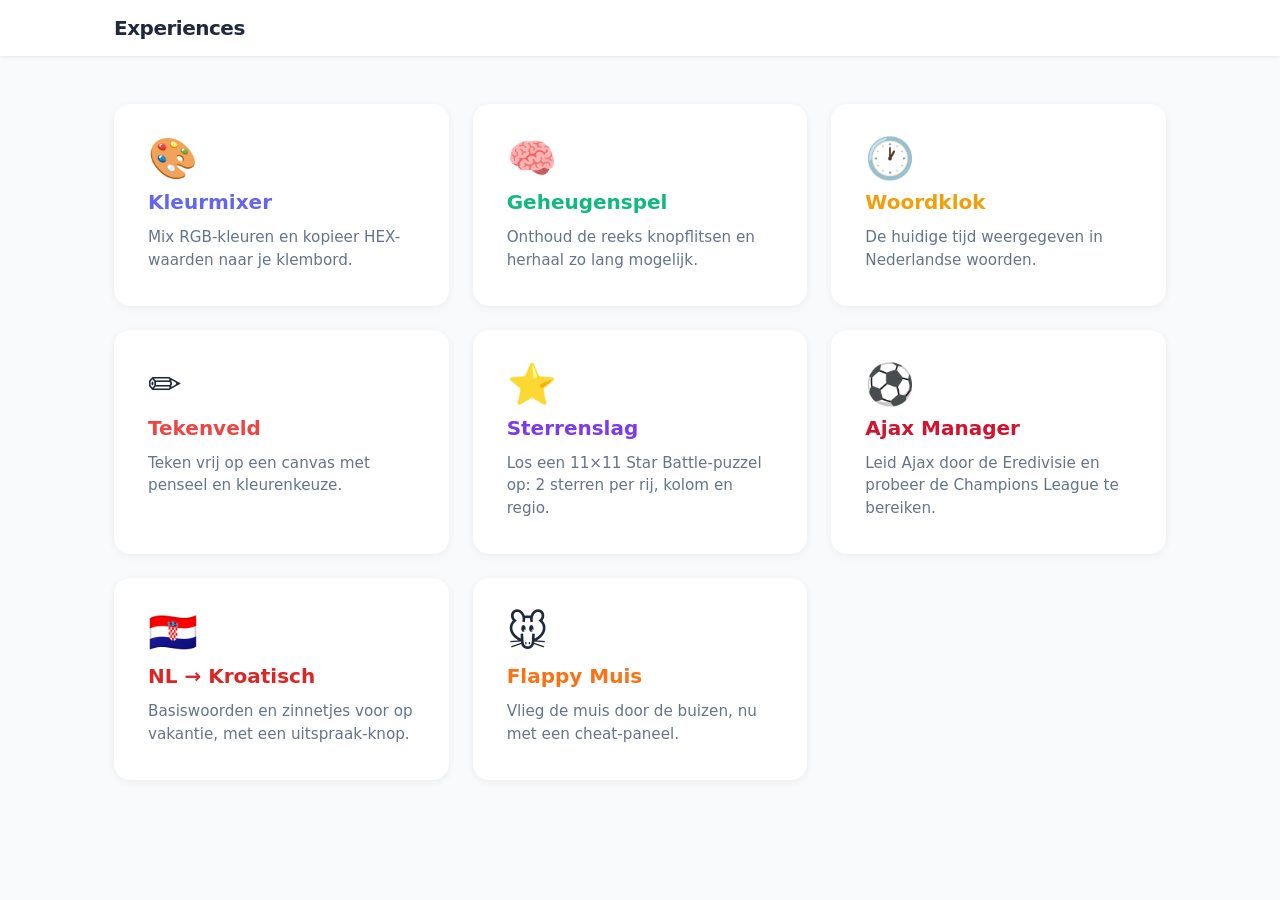
<file: index.html>
<!DOCTYPE html>
<html lang="nl">
<head>
  <meta charset="UTF-8" />
  <meta name="viewport" content="width=device-width, initial-scale=1.0" />
  <title>Experiences</title>
  <link rel="stylesheet" href="style.css" />
</head>
<body>
  <header>
    <nav>
      <span class="logo">Experiences</span>
    </nav>
  </header>

  <main class="tile-grid">
    <a href="experiences/kleur.html" class="tile" style="--accent:#6366f1">
      <div class="tile-icon">🎨</div>
      <h2>Kleurmixer</h2>
      <p>Mix RGB-kleuren en kopieer HEX-waarden naar je klembord.</p>
    </a>

    <a href="experiences/geheugen.html" class="tile" style="--accent:#10b981">
      <div class="tile-icon">🧠</div>
      <h2>Geheugenspel</h2>
      <p>Onthoud de reeks knopflitsen en herhaal zo lang mogelijk.</p>
    </a>

    <a href="experiences/klok.html" class="tile" style="--accent:#f59e0b">
      <div class="tile-icon">🕐</div>
      <h2>Woordklok</h2>
      <p>De huidige tijd weergegeven in Nederlandse woorden.</p>
    </a>

    <a href="experiences/teken.html" class="tile" style="--accent:#ef4444">
      <div class="tile-icon">✏️</div>
      <h2>Tekenveld</h2>
      <p>Teken vrij op een canvas met penseel en kleurenkeuze.</p>
    </a>

    <a href="experiences/sterrenslag.html" class="tile" style="--accent:#7c3aed">
      <div class="tile-icon">⭐</div>
      <h2>Sterrenslag</h2>
      <p>Los een 11×11 Star Battle-puzzel op: 2 sterren per rij, kolom en regio.</p>
    </a>

    <a href="experiences/ajax-manager.html" class="tile" style="--accent:#d2122e">
      <div class="tile-icon">⚽</div>
      <h2>Ajax Manager</h2>
      <p>Leid Ajax door de Eredivisie en probeer de Champions League te bereiken.</p>
    </a>

    <a href="experiences/kroatisch.html" class="tile" style="--accent:#dc2626">
      <div class="tile-icon">🇭🇷</div>
      <h2>NL → Kroatisch</h2>
      <p>Basiswoorden en zinnetjes voor op vakantie, met een uitspraak-knop.</p>
    </a>
    <a href="experiences/flappy-muis.html" class="tile" style="--accent:#f97316">
      <div class="tile-icon">🐭</div>
      <h2>Flappy Muis</h2>
      <p>Vlieg de muis door de buizen, nu met een cheat-paneel.</p>
    </a>

  </main>
</body>
</html>
</file>
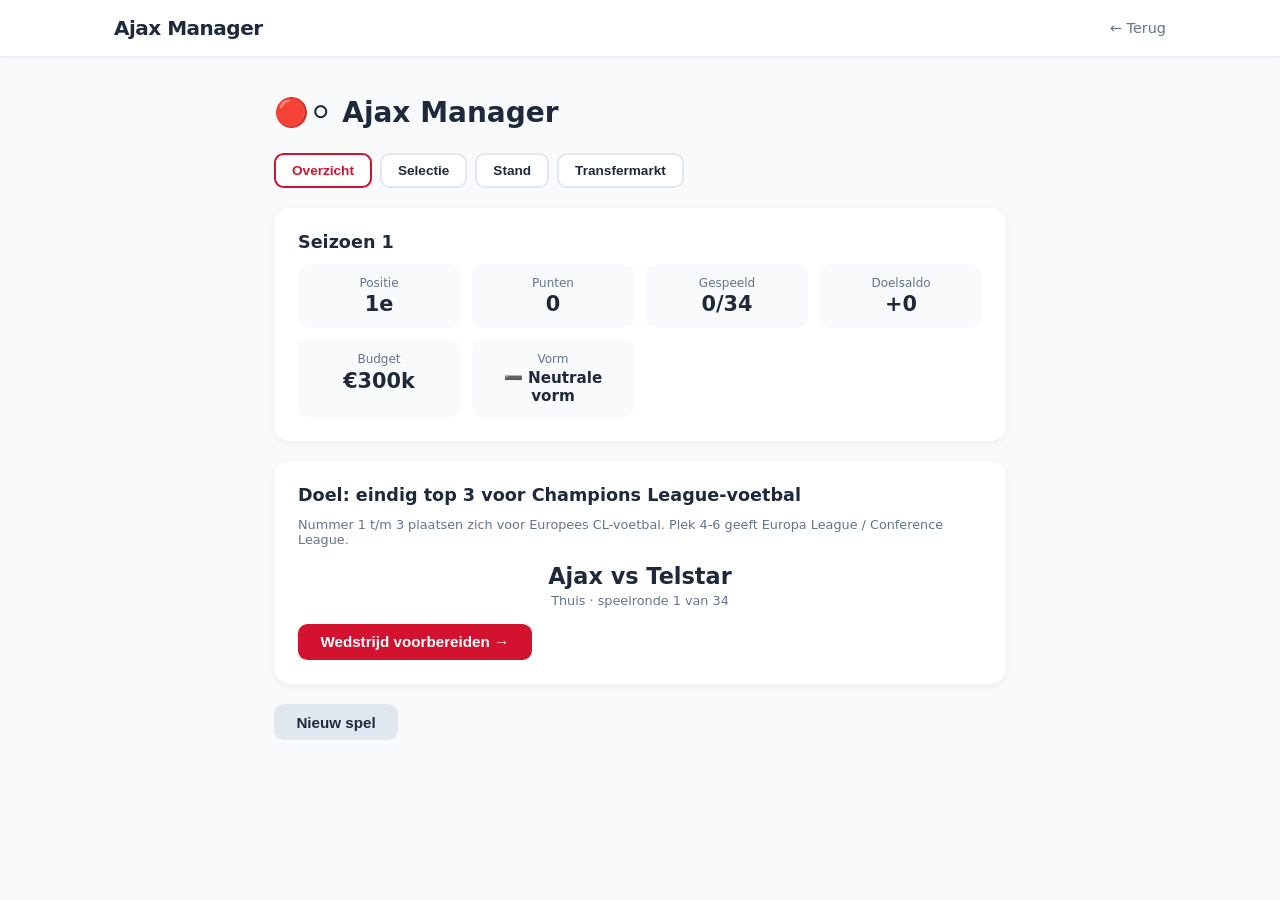
<file: experiences/ajax-manager.html>
<!DOCTYPE html>
<html lang="nl">
<head>
  <meta charset="UTF-8" />
  <meta name="viewport" content="width=device-width, initial-scale=1.0" />
  <title>Ajax Manager</title>
  <link rel="stylesheet" href="../style.css" />
  <style>
    :root { --accent: #d2122e; }

    main.experience { max-width: 780px; }

    .card {
      background: var(--white);
      border-radius: var(--radius);
      padding: 1.5rem;
      box-shadow: 0 2px 8px rgba(0,0,0,.06);
      margin-bottom: 1.25rem;
    }
    .card h2 { font-size: 1.1rem; margin-bottom: .75rem; }
    .card h3 { font-size: 1rem; margin: .75rem 0 .5rem; color: var(--muted); }

    .tabs { display: flex; gap: .5rem; margin-bottom: 1.25rem; flex-wrap: wrap; }
    .tabs button {
      border: 2px solid #e2e8f0;
      background: var(--white);
      color: var(--text);
      padding: .5rem 1rem;
      border-radius: .6rem;
      font-weight: 600;
      font-size: .85rem;
      cursor: pointer;
      transition: border-color .15s, color .15s;
    }
    .tabs button.active { border-color: var(--accent); color: var(--accent); }

    .summary-grid {
      display: grid;
      grid-template-columns: repeat(auto-fit, minmax(140px, 1fr));
      gap: .75rem;
      text-align: center;
    }
    .summary-grid .stat {
      background: var(--bg);
      border-radius: .6rem;
      padding: .75rem .5rem;
    }
    .summary-grid .stat .label { font-size: .75rem; color: var(--muted); }
    .summary-grid .stat .value { font-size: 1.3rem; font-weight: 800; margin-top: .15rem; }

    table.league { width: 100%; border-collapse: collapse; font-size: .85rem; }
    table.league th, table.league td { padding: .45rem .4rem; text-align: center; border-bottom: 1px solid #edf1f5; }
    table.league th { color: var(--muted); font-weight: 600; font-size: .75rem; }
    table.league td.club { text-align: left; font-weight: 600; }
    table.league tr.ajax-row td { background: #fdf1f2; }
    table.league tr.ajax-row td.club { color: var(--accent); }
    table.league td.pos { position: relative; }
    table.league tr.zone-cl td.pos::before { content: ''; position: absolute; left: 0; top: 0; bottom: 0; width: 4px; background: #10b981; }
    table.league tr.zone-eu td.pos::before { content: ''; position: absolute; left: 0; top: 0; bottom: 0; width: 4px; background: #f59e0b; }
    table.league tr.zone-degr td.pos::before { content: ''; position: absolute; left: 0; top: 0; bottom: 0; width: 4px; background: #ef4444; }

    .legend { display: flex; gap: 1rem; flex-wrap: wrap; font-size: .75rem; color: var(--muted); margin-top: .75rem; }
    .legend span { display: inline-flex; align-items: center; gap: .35rem; }
    .legend i { width: 10px; height: 10px; border-radius: 2px; display: inline-block; }

    .player-row {
      display: flex;
      align-items: center;
      gap: .75rem;
      padding: .5rem 0;
      border-bottom: 1px solid #edf1f5;
    }
    .player-row:last-child { border-bottom: none; }
    .player-row .pos-badge {
      width: 2.2rem; height: 1.5rem;
      border-radius: .35rem;
      background: var(--bg);
      color: var(--muted);
      font-size: .7rem;
      font-weight: 700;
      display: flex; align-items: center; justify-content: center;
      flex-shrink: 0;
    }
    .player-row .name { flex: 1; font-weight: 600; font-size: .9rem; }
    .player-row .rating { font-size: .8rem; color: var(--muted); width: 2rem; text-align: right; }
    .player-row .value { font-size: .78rem; color: var(--muted); width: 4.2rem; text-align: right; flex-shrink: 0; }
    .fitness-bar { width: 90px; height: 8px; border-radius: 4px; background: #e2e8f0; overflow: hidden; flex-shrink: 0; }
    .fitness-bar i { display: block; height: 100%; background: #10b981; }
    .player-row.rested { opacity: .5; }
    .player-row.injured { opacity: .6; }
    .player-row label { display: flex; align-items: center; gap: .35rem; font-size: .75rem; color: var(--muted); cursor: pointer; white-space: nowrap; }
    .injury-tag { font-size: .78rem; color: #b91c1c; white-space: nowrap; }
    .warn-text { color: #b91c1c; font-size: .8rem; margin: .25rem 0 .5rem; }
    .small-btn { padding: .35rem .8rem; font-size: .75rem; }

    .tactic-options { display: grid; grid-template-columns: repeat(auto-fit, minmax(150px,1fr)); gap: .75rem; margin: 1rem 0; }
    .tactic-options label {
      border: 2px solid #e2e8f0;
      border-radius: .6rem;
      padding: .75rem;
      cursor: pointer;
      display: block;
      transition: border-color .15s;
    }
    .tactic-options input { display: none; }
    .tactic-options input:checked + span { color: var(--accent); }
    .tactic-options label:has(input:checked) { border-color: var(--accent); }
    .tactic-options .t-name { font-weight: 700; display: block; margin-bottom: .25rem; }
    .tactic-options .t-desc { font-size: .78rem; color: var(--muted); }

    .scouting { text-align: center; font-size: .85rem; color: var(--muted); margin: .5rem 0 1rem; }
    .scouting strong { color: var(--text); }
    .counter-tag { color: #047857; font-weight: 700; }

    .fixture { text-align: center; margin: 1rem 0; }
    .fixture .vs { font-size: 1.4rem; font-weight: 800; }
    .fixture .venue { font-size: .8rem; color: var(--muted); margin-top: .25rem; }

    .score { text-align: center; font-size: 2.2rem; font-weight: 800; margin: 1rem 0; }
    .score .team-name { font-size: .95rem; font-weight: 600; color: var(--muted); display: block; margin-top: .25rem; }

    .events { list-style: none; font-size: .85rem; margin: 1rem 0; }
    .events li { padding: .35rem 0; border-bottom: 1px solid #edf1f5; display: flex; gap: .5rem; }
    .events li .min { color: var(--muted); width: 2.5rem; flex-shrink: 0; }
    .events li.home { font-weight: 600; }
    .events li.injury { color: #b91c1c; }

    .banner {
      border-radius: .6rem;
      padding: 1rem;
      text-align: center;
      font-weight: 700;
      margin-bottom: 1rem;
    }
    .banner.success { background: #ecfdf5; color: #047857; }
    .banner.fail { background: #fef2f2; color: #b91c1c; }

    .history-list { list-style: none; font-size: .85rem; }
    .history-list li { display: flex; justify-content: space-between; padding: .35rem 0; border-bottom: 1px solid #edf1f5; }

    .actions { display: flex; gap: .75rem; flex-wrap: wrap; margin-top: 1rem; }
    .muted-small { font-size: .8rem; color: var(--muted); margin-top: .5rem; }
    .form-badges { display: flex; gap: .3rem; justify-content: center; margin-top: .35rem; }
    .form-badges span {
      width: 1.5rem; height: 1.5rem; border-radius: 50%;
      display: flex; align-items: center; justify-content: center;
      font-size: .7rem; font-weight: 700; color: #fff;
    }
    .form-badges .W { background: #10b981; }
    .form-badges .D { background: #f59e0b; }
    .form-badges .L { background: #ef4444; }
  </style>
</head>
<body>
  <header>
    <nav>
      <span class="logo">Ajax Manager</span>
      <a href="../index.html" class="back-link">← Terug</a>
    </nav>
  </header>

  <main class="experience">
    <h1>🔴⚪ Ajax Manager</h1>
    <div id="app"></div>
  </main>

  <script>
    const HOME_ADV = 0.35;
    const SKILL_DIVISOR = 12; // lager = sterkteverschil weegt zwaarder mee dan geluk
    const POS_NEED = { GK: 1, DEF: 4, MID: 3, ATT: 3 };
    const SAVE_KEY = 'ajax-manager-save-v2';
    const STYLES = ['Aanvallend', 'Gebalanceerd', 'Verdedigend'];

    let currentView = 'dashboard';
    let pendingTactic = 'Gebalanceerd';
    let lastMatchResult = null;
    let lastClMatchResult = null;
    let lastClFinalSummary = null;

    const TACTICS = {
      Aanvallend:   { attack: 1.15, defense: 0.85, desc: 'Meer druk voorin, kwetsbaarder achterin.' },
      Gebalanceerd: { attack: 1.0,  defense: 1.0,  desc: 'Een neutrale, evenwichtige aanpak.' },
      Verdedigend:  { attack: 0.85, defense: 1.15, desc: 'Stevig achterin, minder scherp voorin.' },
    };

    function getCounterMultipliers(tactic, oppStyle) {
      if (oppStyle === 'Aanvallend' && tactic === 'Verdedigend') return { attack: 1.05, defense: 1.08 };
      if (oppStyle === 'Verdedigend' && tactic === 'Aanvallend') return { attack: 1.08, defense: 1.0 };
      return { attack: 1.0, defense: 1.0 };
    }

    function randomStyle() { return STYLES[randInt(0, STYLES.length - 1)]; }

    const CL_CLUBS = [
      { id: 'rma', name: 'Real Madrid', strength: 94 },
      { id: 'mci', name: 'Manchester City', strength: 92 },
      { id: 'bay', name: 'Bayern München', strength: 91 },
      { id: 'psg', name: 'Paris Saint-Germain', strength: 89 },
      { id: 'fcb', name: 'FC Barcelona', strength: 88 },
      { id: 'liv', name: 'Liverpool', strength: 88 },
      { id: 'int', name: 'Inter Milaan', strength: 85 },
      { id: 'bvb', name: 'Borussia Dortmund', strength: 84 },
    ];
    const CL_BONUS = { group: 150, semifinal: 400, finalist: 700, winner: 1200 };

    function baseTeams() {
      return [
        { id: 'ajx', name: 'Ajax', strength: 80, isAjax: true },
        { id: 'psv', name: 'PSV', strength: 85 },
        { id: 'fey', name: 'Feyenoord', strength: 83 },
        { id: 'az',  name: 'AZ', strength: 78 },
        { id: 'twe', name: 'FC Twente', strength: 76 },
        { id: 'utr', name: 'FC Utrecht', strength: 73 },
        { id: 'hee', name: 'sc Heerenveen', strength: 70 },
        { id: 'gae', name: 'Go Ahead Eagles', strength: 69 },
        { id: 'nec', name: 'NEC', strength: 68 },
        { id: 'for', name: 'Fortuna Sittard', strength: 66 },
        { id: 'spa', name: 'Sparta Rotterdam', strength: 67 },
        { id: 'her', name: 'Heracles Almelo', strength: 65 },
        { id: 'pec', name: 'PEC Zwolle', strength: 64 },
        { id: 'wil', name: 'Willem II', strength: 63 },
        { id: 'nac', name: 'NAC Breda', strength: 65 },
        { id: 'rkc', name: 'RKC Waalwijk', strength: 62 },
        { id: 'alm', name: 'Almere City FC', strength: 60 },
        { id: 'tel', name: 'Telstar', strength: 58 },
      ];
    }

    function baseSquad() {
      return [
        { id: 1, name: 'R. van Dijk', pos: 'GK', rating: 82, fitness: 100, rested: false, injuredUntil: -1 },
        { id: 2, name: 'B. Kessler', pos: 'GK', rating: 70, fitness: 100, rested: false, injuredUntil: -1 },

        { id: 3, name: 'J. Timmermans', pos: 'DEF', rating: 79, fitness: 100, rested: false, injuredUntil: -1 },
        { id: 4, name: 'D. Osei', pos: 'DEF', rating: 77, fitness: 100, rested: false, injuredUntil: -1 },
        { id: 5, name: 'L. de Ridder', pos: 'DEF', rating: 76, fitness: 100, rested: false, injuredUntil: -1 },
        { id: 6, name: 'M. Verhoeven', pos: 'DEF', rating: 75, fitness: 100, rested: false, injuredUntil: -1 },
        { id: 7, name: 'F. Bakker', pos: 'DEF', rating: 68, fitness: 100, rested: false, injuredUntil: -1 },
        { id: 8, name: 'S. el Idrissi', pos: 'DEF', rating: 66, fitness: 100, rested: false, injuredUntil: -1 },

        { id: 9,  name: 'K. Vermeulen', pos: 'MID', rating: 80, fitness: 100, rested: false, injuredUntil: -1 },
        { id: 10, name: 'T. Janssen', pos: 'MID', rating: 78, fitness: 100, rested: false, injuredUntil: -1 },
        { id: 11, name: 'Y. Boateng', pos: 'MID', rating: 77, fitness: 100, rested: false, injuredUntil: -1 },
        { id: 12, name: 'R. Smeets', pos: 'MID', rating: 69, fitness: 100, rested: false, injuredUntil: -1 },
        { id: 13, name: 'N. Kuypers', pos: 'MID', rating: 67, fitness: 100, rested: false, injuredUntil: -1 },
        { id: 14, name: 'A. Dekker', pos: 'MID', rating: 65, fitness: 100, rested: false, injuredUntil: -1 },

        { id: 15, name: 'S. Bergmann', pos: 'ATT', rating: 81, fitness: 100, rested: false, injuredUntil: -1 },
        { id: 16, name: 'I. Koffi', pos: 'ATT', rating: 83, fitness: 100, rested: false, injuredUntil: -1 },
        { id: 17, name: 'W. van der Berg', pos: 'ATT', rating: 79, fitness: 100, rested: false, injuredUntil: -1 },
        { id: 18, name: 'C. Marchetti', pos: 'ATT', rating: 70, fitness: 100, rested: false, injuredUntil: -1 },
      ];
    }

    const SURNAME_POOL = ['Vermeer', 'de Groot', 'Hendriks', 'Willems', 'Peeters', 'van Dam', 'Scholten', 'Mensah', 'Owusu', 'Kuipers', 'Postma', 'Brouwer', 'Visser', 'Bosman', 'Kramer', 'Achterberg'];
    const INITIAL_POOL = ['A', 'B', 'D', 'E', 'F', 'J', 'K', 'L', 'M', 'R', 'S', 'T'];
    function randomName() { return `${INITIAL_POOL[randInt(0, INITIAL_POOL.length - 1)]}. ${SURNAME_POOL[randInt(0, SURNAME_POOL.length - 1)]}`; }

    function generateTransferCandidates(obj) {
      const positions = ['GK', 'DEF', 'DEF', 'MID', 'MID', 'ATT'];
      return positions.map(pos => {
        const rating = randInt(60, 88);
        const price = Math.max(40, Math.round(rating * 8 + randInt(-30, 30)));
        return { id: obj.nextPlayerId++, name: randomName(), pos, rating, price };
      });
    }

    function freshTableRow(team) {
      return { ...team, played: 0, won: 0, draw: 0, lost: 0, gf: 0, ga: 0, pts: 0 };
    }

    function generateSchedule(teamIds) {
      const n = teamIds.length;
      let arr = teamIds.slice();
      const firstLeg = [];
      for (let r = 0; r < n - 1; r++) {
        const round = [];
        for (let i = 0; i < n / 2; i++) {
          const home = arr[i], away = arr[n - 1 - i];
          round.push(r % 2 === 0 ? [home, away] : [away, home]);
        }
        firstLeg.push(round);
        const fixed = arr[0];
        const rest = arr.slice(1);
        rest.unshift(rest.pop());
        arr = [fixed, ...rest];
      }
      const secondLeg = firstLeg.map(round => round.map(([h, a]) => [a, h]));
      return firstLeg.concat(secondLeg);
    }

    function newGameState() {
      const teams = baseTeams().map(t => freshTableRow({ ...t, style: randomStyle() }));
      const obj = {
        season: 1,
        matchdayIndex: 0,
        teams,
        squad: baseSquad(),
        schedule: generateSchedule(teams.map(t => t.id)),
        history: [],
        goalAchieved: false,
        budget: 300,
        form: 0,
        recentForm: [],
        trainingFocus: 'Conditie',
        nextPlayerId: 19,
        transferList: [],
        globalMatchCount: 0,
        clPending: false,
        clRun: null,
      };
      obj.transferList = generateTransferCandidates(obj);
      return obj;
    }

    function load() {
      try {
        const raw = localStorage.getItem(SAVE_KEY);
        if (raw) return JSON.parse(raw);
      } catch (e) { /* corrupt save, start fresh */ }
      return newGameState();
    }

    let state = load();

    function save() {
      localStorage.setItem(SAVE_KEY, JSON.stringify(state));
    }

    function resetGame() {
      if (!confirm('Weet je zeker dat je een nieuw spel wilt starten? Je huidige voortgang gaat verloren.')) return;
      state = newGameState();
      currentView = 'dashboard';
      save();
      render();
    }

    // ---------- helpers ----------
    function randInt(min, max) { return Math.floor(Math.random() * (max - min + 1)) + min; }
    function clamp(v, min, max) { return Math.max(min, Math.min(max, v)); }

    function poisson(lambda) {
      lambda = Math.max(0.05, lambda);
      const L = Math.exp(-lambda);
      let k = 0, p = 1;
      do { k++; p *= Math.random(); } while (p > L);
      return k - 1;
    }

    function effective(p) { return p.rating * (0.7 + 0.3 * p.fitness / 100); }
    function isAvailable(p) { return p.injuredUntil <= state.globalMatchCount; }

    function ajaxTeam() { return state.teams.find(t => t.isAjax); }

    function sortedTable() {
      return state.teams.slice().sort((a, b) =>
        (b.pts - a.pts) || ((b.gf - b.ga) - (a.gf - a.ga)) || (b.gf - a.gf)
      );
    }

    function selectLineup(squad) {
      const groups = { GK: [], DEF: [], MID: [], ATT: [] };
      squad.forEach(p => { if (isAvailable(p)) groups[p.pos].push(p); });
      const lineup = [];
      Object.keys(POS_NEED).forEach(pos => {
        const pool = groups[pos].slice().sort((a, b) => effective(b) - effective(a));
        const nonRested = pool.filter(p => !p.rested);
        const rested = pool.filter(p => p.rested);
        const need = POS_NEED[pos];
        const chosen = nonRested.slice(0, need);
        if (chosen.length < need) chosen.push(...rested.slice(0, need - chosen.length));
        lineup.push(...chosen);
      });
      return lineup;
    }

    function restedCountAvailable(pos) {
      const pool = state.squad.filter(p => p.pos === pos && isAvailable(p));
      const restedCount = pool.filter(p => p.rested).length;
      return pool.length - POS_NEED[pos] - restedCount;
    }

    function toggleRest(id) {
      const p = state.squad.find(pl => pl.id === id);
      if (!p) return;
      if (!p.rested && restedCountAvailable(p.pos) <= 0) return;
      p.rested = !p.rested;
      save();
      render();
    }

    function simulateGenericMatch(homeTeam, awayTeam) {
      const homeVar = homeTeam.strength + randInt(-4, 4);
      const awayVar = awayTeam.strength + randInt(-4, 4);
      const hs = TACTICS[homeTeam.style], as = TACTICS[awayTeam.style];
      const homeAttack = homeVar * hs.attack, homeDefense = homeVar * hs.defense;
      const awayAttack = awayVar * as.attack, awayDefense = awayVar * as.defense;
      const expHome = clamp(1.3 + (homeAttack - awayDefense) / SKILL_DIVISOR + HOME_ADV, 0.15, 5.5);
      const expAway = clamp(1.3 + (awayAttack - homeDefense) / SKILL_DIVISOR - HOME_ADV * 0.5, 0.15, 5.5);
      return [poisson(expHome), poisson(expAway)];
    }

    function applyResult(homeId, awayId, hg, ag) {
      const home = state.teams.find(t => t.id === homeId);
      const away = state.teams.find(t => t.id === awayId);
      home.played++; away.played++;
      home.gf += hg; home.ga += ag;
      away.gf += ag; away.ga += hg;
      if (hg > ag) { home.won++; away.lost++; home.pts += 3; }
      else if (hg < ag) { away.won++; home.lost++; away.pts += 3; }
      else { home.draw++; away.draw++; home.pts++; away.pts++; }
    }

    function playMatchday() {
      const mdIdx = state.matchdayIndex;
      const matchday = state.schedule[mdIdx];
      const ajax = ajaxTeam();
      const ajaxFixture = matchday.find(([h, a]) => h === ajax.id || a === ajax.id);
      const ajaxIsHome = ajaxFixture[0] === ajax.id;
      const oppId = ajaxIsHome ? ajaxFixture[1] : ajaxFixture[0];
      const opp = state.teams.find(t => t.id === oppId);

      const lineup = selectLineup(state.squad);
      const tactic = TACTICS[pendingTactic];
      const counter = getCounterMultipliers(pendingTactic, opp.style);
      const atkPool = lineup.filter(p => p.pos === 'MID' || p.pos === 'ATT');
      const defPool = lineup.filter(p => p.pos === 'GK' || p.pos === 'DEF');
      const formMult = 1 + state.form * 0.015;
      const attackPower = atkPool.length
        ? (atkPool.reduce((s, p) => s + effective(p), 0) / atkPool.length) * tactic.attack * counter.attack * formMult
        : 30;
      const defensePower = defPool.length
        ? (defPool.reduce((s, p) => s + effective(p), 0) / defPool.length) * tactic.defense * counter.defense * formMult
        : 30;

      const oppVar = opp.strength + randInt(-4, 4);
      const home = ajaxIsHome ? HOME_ADV : -HOME_ADV * 0.5;
      const expAjax = clamp(1.3 + (attackPower - oppVar) / SKILL_DIVISOR + home, 0.15, 5.5);
      const expOpp = clamp(1.3 + (oppVar - defensePower) / SKILL_DIVISOR - home, 0.15, 5.5);
      const ajaxGoals = poisson(expAjax);
      const oppGoals = poisson(expOpp);

      const scorerPool = atkPool.length ? atkPool : lineup;
      const events = [];
      for (let i = 0; i < ajaxGoals; i++) {
        const scorer = weightedPick(scorerPool);
        events.push({ minute: randInt(1, 90), side: 'ajax', text: `⚽ ${scorer.name} scoort!` });
      }
      for (let i = 0; i < oppGoals; i++) {
        events.push({ minute: randInt(1, 90), side: 'opp', text: `⚽ Doelpunt voor ${opp.name}` });
      }

      applyResult(
        ajaxIsHome ? ajax.id : opp.id,
        ajaxIsHome ? opp.id : ajax.id,
        ajaxIsHome ? ajaxGoals : oppGoals,
        ajaxIsHome ? oppGoals : ajaxGoals
      );

      matchday.forEach(([h, a]) => {
        if (h === ajax.id || a === ajax.id) return;
        const th = state.teams.find(t => t.id === h);
        const ta = state.teams.find(t => t.id === a);
        const [hg, ag] = simulateGenericMatch(th, ta);
        applyResult(h, a, hg, ag);
      });

      state.squad.forEach(p => {
        const played = lineup.includes(p);
        if (played) {
          const preFitness = p.fitness;
          const conditionBonus = state.trainingFocus === 'Conditie' ? 3 : 0;
          p.fitness = Math.max(30, p.fitness - randInt(8, 15) + conditionBonus);
          const injuryChance = preFitness < 60 ? clamp((60 - preFitness) / 250, 0, 0.3) : 0;
          if (Math.random() < injuryChance) {
            const duration = randInt(1, 3);
            p.injuredUntil = state.globalMatchCount + 1 + duration;
            events.push({ minute: randInt(1, 90), side: 'injury', text: `🤕 ${p.name} raakt geblesseerd (${duration} wedstrijden uit)` });
          }
        } else {
          p.fitness = Math.min(100, p.fitness + randInt(10, 18));
        }
      });
      events.sort((a, b) => a.minute - b.minute);
      state.globalMatchCount++;

      let budgetGained = 0;
      if (ajaxGoals > oppGoals) {
        budgetGained = 15;
        state.form = clamp(state.form + 1, -5, 5);
        state.recentForm.push('W');
      } else if (ajaxGoals === oppGoals) {
        budgetGained = 5;
        state.form = clamp(Math.trunc(state.form / 2), -5, 5);
        state.recentForm.push('D');
      } else {
        state.form = clamp(state.form - 1, -5, 5);
        state.recentForm.push('L');
      }
      state.budget += budgetGained;
      if (state.recentForm.length > 5) state.recentForm.shift();

      lastMatchResult = {
        opp, ajaxIsHome, ajaxGoals, oppGoals, events, budgetGained,
        counterActive: counter.attack > 1 || counter.defense > 1,
        homeName: ajaxIsHome ? 'Ajax' : opp.name,
        awayName: ajaxIsHome ? opp.name : 'Ajax',
        homeGoals: ajaxIsHome ? ajaxGoals : oppGoals,
        awayGoals: ajaxIsHome ? oppGoals : ajaxGoals,
      };

      state.matchdayIndex++;
      if (state.matchdayIndex >= state.schedule.length) {
        finishSeason();
        currentView = 'seasonend';
      } else {
        currentView = 'matchresult';
      }
      save();
      render();
    }

    function weightedPick(list) {
      const total = list.reduce((s, p) => s + p.rating, 0);
      let r = Math.random() * total;
      for (const p of list) {
        r -= p.rating;
        if (r <= 0) return p;
      }
      return list[list.length - 1];
    }

    function finishSeason() {
      const table = sortedTable();
      const position = table.findIndex(t => t.isAjax) + 1;
      const achieved = position <= 3;
      if (achieved) state.goalAchieved = true;
      const bonus = position === 1 ? 800 : position === 2 ? 600 : position === 3 ? 500 : position <= 6 ? 350 : position <= 12 ? 150 : 50;
      state.budget += bonus;
      state.clPending = achieved;
      state.history.push({ season: state.season, position, achieved, bonus });
    }

    function startNewSeason() {
      state.season++;
      state.matchdayIndex = 0;
      state.form = 0;
      state.recentForm = [];
      state.clPending = false;
      state.clRun = null;
      state.teams = state.teams.map(t => {
        const drifted = clamp(t.strength + randInt(-2, 3), 50, 92);
        return freshTableRow({ id: t.id, name: t.name, strength: drifted, isAjax: t.isAjax, style: randomStyle() });
      });
      const order = state.teams.map(t => t.id).sort(() => Math.random() - 0.5);
      const ajaxIdIdx = order.indexOf('ajx');
      order.splice(ajaxIdIdx, 1);
      order.unshift('ajx');
      state.schedule = generateSchedule(order);
      state.squad.forEach(p => {
        p.fitness = 100;
        p.rested = false;
        p.injuredUntil = -1;
        let driftMin = -2, driftMax = 3;
        const isAttackGroup = p.pos === 'MID' || p.pos === 'ATT';
        const isDefenseGroup = p.pos === 'GK' || p.pos === 'DEF';
        if (state.trainingFocus === 'Aanval' && isAttackGroup) { driftMin = -1; driftMax = 4; }
        if (state.trainingFocus === 'Verdediging' && isDefenseGroup) { driftMin = -1; driftMax = 4; }
        p.rating = clamp(p.rating + randInt(driftMin, driftMax), 45, 95);
      });
      state.transferList = generateTransferCandidates(state);
      currentView = 'dashboard';
      save();
      render();
    }

    function setTrainingFocus(f) {
      state.trainingFocus = f;
      save();
      render();
    }

    function buyPlayer(id) {
      const idx = state.transferList.findIndex(c => c.id === id);
      if (idx === -1) return;
      const c = state.transferList[idx];
      if (state.budget < c.price || state.squad.length >= 24) return;
      state.budget -= c.price;
      state.squad.push({ id: state.nextPlayerId++, name: c.name, pos: c.pos, rating: c.rating, fitness: 100, rested: false, injuredUntil: -1 });
      state.transferList.splice(idx, 1);
      save();
      render();
    }

    function sellPlayer(id) {
      const p = state.squad.find(pl => pl.id === id);
      if (!p) return;
      const poolCount = state.squad.filter(q => q.pos === p.pos).length;
      if (poolCount <= POS_NEED[p.pos]) return;
      const value = Math.round(p.rating * 6);
      state.budget += value;
      state.squad = state.squad.filter(pl => pl.id !== id);
      save();
      render();
    }

    // ---------- Champions League ----------
    function generateGroupSchedule(teamIds) {
      // teamIds[0] must be Ajax's id; the circle method keeps it fixed, so it
      // only ever collides with the BYE slot, never sits out any real match unfairly.
      let ids = teamIds.slice();
      if (ids.length % 2 !== 0) ids.push('BYE');
      const n = ids.length;
      let arr = ids.slice();
      const rounds = [];
      for (let r = 0; r < n - 1; r++) {
        const round = [];
        for (let i = 0; i < n / 2; i++) {
          const home = arr[i], away = arr[n - 1 - i];
          if (home !== 'BYE' && away !== 'BYE') round.push(r % 2 === 0 ? [home, away] : [away, home]);
        }
        rounds.push(round);
        const fixed = arr[0];
        const rest = arr.slice(1);
        rest.unshift(rest.pop());
        arr = [fixed, ...rest];
      }
      return rounds;
    }

    function simulatePenalties(myPower, oppPower) {
      const myProb = clamp(0.75 + (myPower - oppPower) / 400, 0.6, 0.85);
      const oppProb = clamp(0.75 - (myPower - oppPower) / 400, 0.6, 0.85);
      let myScore = 0, oppScore = 0;
      for (let i = 0; i < 5; i++) {
        if (Math.random() < myProb) myScore++;
        if (Math.random() < oppProb) oppScore++;
      }
      let safety = 0;
      while (myScore === oppScore && safety < 10) {
        if (Math.random() < myProb) myScore++;
        if (Math.random() < oppProb) oppScore++;
        safety++;
      }
      if (myScore === oppScore) myScore++;
      return { win: myScore > oppScore, myScore, oppScore };
    }

    function resolveAIKnockout(teamA, teamB) {
      const [ga, gb] = simulateGenericMatch(teamA, teamB);
      if (ga !== gb) return ga > gb ? teamA : teamB;
      const pAWin = clamp(0.5 + (teamA.strength - teamB.strength) / 200, 0.3, 0.7);
      return Math.random() < pAWin ? teamA : teamB;
    }

    function clSortedTable() {
      return state.clRun.teams.slice().sort((a, b) =>
        (b.pts - a.pts) || ((b.gf - b.ga) - (a.gf - a.ga)) || (b.gf - a.gf)
      );
    }

    function clApplyResult(homeId, awayId, hg, ag) {
      const home = state.clRun.teams.find(t => t.id === homeId);
      const away = state.clRun.teams.find(t => t.id === awayId);
      home.played++; away.played++;
      home.gf += hg; home.ga += ag;
      away.gf += ag; away.ga += hg;
      if (hg > ag) { home.won++; away.lost++; home.pts += 3; }
      else if (hg < ag) { away.won++; home.lost++; away.pts += 3; }
      else { home.draw++; away.draw++; home.pts++; away.pts++; }
    }

    function startChampionsLeague() {
      const opponents = CL_CLUBS.map(c => freshTableRow({ ...c, isAjax: false, style: randomStyle() }));
      const ajaxEntry = freshTableRow({ id: 'ajx', name: 'Ajax', strength: null, isAjax: true, style: 'Gebalanceerd' });
      const teams = [ajaxEntry, ...opponents];
      state.clRun = {
        stage: 'group',
        teams,
        schedule: generateGroupSchedule(teams.map(t => t.id)),
        roundIndex: 0,
        bracket: null,
      };
      currentView = 'cl-dashboard';
      clAdvanceToNextAjaxRound();
      save();
      render();
    }

    function clFindAjaxFixture(round) {
      return round.find(([h, a]) => h === 'ajx' || a === 'ajx') || null;
    }

    function clAdvanceToNextAjaxRound() {
      const cl = state.clRun;
      if (!cl || cl.stage !== 'group') return;
      while (cl.roundIndex < cl.schedule.length) {
        const round = cl.schedule[cl.roundIndex];
        if (clFindAjaxFixture(round)) return;
        round.forEach(([h, a]) => {
          const th = cl.teams.find(t => t.id === h), ta = cl.teams.find(t => t.id === a);
          const [hg, ag] = simulateGenericMatch(th, ta);
          clApplyResult(h, a, hg, ag);
        });
        cl.roundIndex++;
      }
      clFinalizeGroupStage();
    }

    function clFinalizeGroupStage() {
      const table = clSortedTable();
      const top4 = table.slice(0, 4);
      const ajaxRank = top4.findIndex(t => t.isAjax);
      if (ajaxRank === -1) {
        clFinishRun('Groepsfase', CL_BONUS.group);
        return;
      }
      const seedPairs = [[top4[0].id, top4[3].id], [top4[1].id, top4[2].id]];
      const ajaxPair = seedPairs.find(p => p.includes('ajx'));
      const otherPair = seedPairs.find(p => p !== ajaxPair);
      const ajaxOppId = ajaxPair[0] === 'ajx' ? ajaxPair[1] : ajaxPair[0];
      const oa = state.clRun.teams.find(t => t.id === otherPair[0]);
      const ob = state.clRun.teams.find(t => t.id === otherPair[1]);
      const otherWinner = resolveAIKnockout(oa, ob);
      state.clRun.stage = 'semifinal';
      state.clRun.bracket = { ajaxOppId, otherFinalistId: otherWinner.id, ajaxSeed: ajaxRank + 1 };
      currentView = 'cl-dashboard';
    }

    function clFinishRun(resultLabel, bonus) {
      state.budget += bonus;
      const last = state.history[state.history.length - 1];
      if (last) { last.clResult = resultLabel; last.clBonus = bonus; }
      state.clRun = null;
      state.clPending = false;
      lastClFinalSummary = { resultLabel, bonus };
      currentView = 'cl-final';
      save();
      render();
    }

    function clCurrentFixture() {
      const cl = state.clRun;
      if (!cl) return null;
      if (cl.stage === 'group') {
        const round = cl.schedule[cl.roundIndex];
        const fx = round ? clFindAjaxFixture(round) : null;
        if (!fx) return null;
        const isHome = fx[0] === 'ajx';
        const oppId = isHome ? fx[1] : fx[0];
        const ajaxEntry = cl.teams.find(t => t.isAjax);
        return { oppId, isHome, stage: 'group', label: `Groepswedstrijd ${ajaxEntry.played + 1} van 8` };
      }
      if (cl.stage === 'semifinal') {
        return { oppId: cl.bracket.ajaxOppId, isHome: cl.bracket.ajaxSeed <= 2, stage: 'semifinal', label: 'Halve finale' };
      }
      if (cl.stage === 'final') {
        return { oppId: cl.bracket.finalOpponentId, isHome: true, stage: 'final', label: 'Finale' };
      }
      return null;
    }

    function clPlayMatch(oppId, ajaxIsHome, stage) {
      const opp = state.clRun.teams.find(t => t.id === oppId);
      const lineup = selectLineup(state.squad);
      const tactic = TACTICS[pendingTactic];
      const counter = getCounterMultipliers(pendingTactic, opp.style);
      const atkPool = lineup.filter(p => p.pos === 'MID' || p.pos === 'ATT');
      const defPool = lineup.filter(p => p.pos === 'GK' || p.pos === 'DEF');
      const formMult = 1 + state.form * 0.015;
      const attackPower = atkPool.length
        ? (atkPool.reduce((s, p) => s + effective(p), 0) / atkPool.length) * tactic.attack * counter.attack * formMult
        : 30;
      const defensePower = defPool.length
        ? (defPool.reduce((s, p) => s + effective(p), 0) / defPool.length) * tactic.defense * counter.defense * formMult
        : 30;

      const oppVar = opp.strength + randInt(-4, 4);
      const home = stage === 'final' ? 0 : (ajaxIsHome ? HOME_ADV : -HOME_ADV * 0.5);
      const expAjax = clamp(1.3 + (attackPower - oppVar) / SKILL_DIVISOR + home, 0.15, 5.5);
      const expOpp = clamp(1.3 + (oppVar - defensePower) / SKILL_DIVISOR - home, 0.15, 5.5);
      let ajaxGoals = poisson(expAjax);
      let oppGoals = poisson(expOpp);

      const scorerPool = atkPool.length ? atkPool : lineup;
      const events = [];
      const addGoals = (n, side, range) => {
        for (let i = 0; i < n; i++) {
          if (side === 'ajax') {
            const scorer = weightedPick(scorerPool);
            events.push({ minute: randInt(range[0], range[1]), side: 'ajax', text: `⚽ ${scorer.name} scoort!` });
          } else {
            events.push({ minute: randInt(range[0], range[1]), side: 'opp', text: `⚽ Doelpunt voor ${opp.name}` });
          }
        }
      };
      addGoals(ajaxGoals, 'ajax', [1, 90]);
      addGoals(oppGoals, 'opp', [1, 90]);

      const isKnockout = stage === 'semifinal' || stage === 'final';
      let wentToExtraTime = false, wentToPenalties = false, penaltyResult = null;
      if (isKnockout && ajaxGoals === oppGoals) {
        wentToExtraTime = true;
        const etAjax = poisson(expAjax / 3);
        const etOpp = poisson(expOpp / 3);
        addGoals(etAjax, 'ajax', [91, 120]);
        addGoals(etOpp, 'opp', [91, 120]);
        ajaxGoals += etAjax; oppGoals += etOpp;
        if (ajaxGoals === oppGoals) {
          wentToPenalties = true;
          penaltyResult = simulatePenalties(attackPower + defensePower, opp.strength * 2);
        }
      }
      events.sort((a, b) => a.minute - b.minute);

      state.squad.forEach(p => {
        const played = lineup.includes(p);
        if (played) {
          const preFitness = p.fitness;
          const conditionBonus = state.trainingFocus === 'Conditie' ? 3 : 0;
          p.fitness = Math.max(30, p.fitness - randInt(8, 15) + conditionBonus);
          const injuryChance = preFitness < 60 ? clamp((60 - preFitness) / 250, 0, 0.3) : 0;
          if (Math.random() < injuryChance) {
            const duration = randInt(1, 3);
            p.injuredUntil = state.globalMatchCount + 1 + duration;
            events.push({ minute: randInt(1, 90), side: 'injury', text: `🤕 ${p.name} raakt geblesseerd (${duration} wedstrijden uit)` });
          }
        } else {
          p.fitness = Math.min(100, p.fitness + randInt(10, 18));
        }
      });
      events.sort((a, b) => a.minute - b.minute);
      state.globalMatchCount++;

      const ajaxWonMatch = wentToPenalties ? penaltyResult.win : ajaxGoals > oppGoals;
      const isDrawNonKnockout = !isKnockout && ajaxGoals === oppGoals;
      if (ajaxWonMatch && !isDrawNonKnockout) {
        state.form = clamp(state.form + 1, -5, 5); state.recentForm.push('W');
      } else if (isDrawNonKnockout) {
        state.form = clamp(Math.trunc(state.form / 2), -5, 5); state.recentForm.push('D');
      } else {
        state.form = clamp(state.form - 1, -5, 5); state.recentForm.push('L');
      }
      if (state.recentForm.length > 5) state.recentForm.shift();

      lastClMatchResult = {
        opp, stage, ajaxIsHome, ajaxGoals, oppGoals, events, ajaxWonMatch,
        counterActive: counter.attack > 1 || counter.defense > 1,
        wentToExtraTime, wentToPenalties, penaltyResult,
        homeName: ajaxIsHome ? 'Ajax' : opp.name,
        awayName: ajaxIsHome ? opp.name : 'Ajax',
        homeGoals: ajaxIsHome ? ajaxGoals : oppGoals,
        awayGoals: ajaxIsHome ? oppGoals : ajaxGoals,
      };

      if (stage === 'group') {
        clApplyResult(
          ajaxIsHome ? 'ajx' : oppId,
          ajaxIsHome ? oppId : 'ajx',
          ajaxIsHome ? ajaxGoals : oppGoals,
          ajaxIsHome ? oppGoals : ajaxGoals
        );
        const round = state.clRun.schedule[state.clRun.roundIndex];
        round.forEach(([h, a]) => {
          if (h === 'ajx' || a === 'ajx') return;
          const th = state.clRun.teams.find(t => t.id === h), ta = state.clRun.teams.find(t => t.id === a);
          const [hg, ag] = simulateGenericMatch(th, ta);
          clApplyResult(h, a, hg, ag);
        });
        state.clRun.roundIndex++;
      }

      currentView = 'cl-matchresult';
      save();
      render();
    }

    function clContinueAfterMatch() {
      const r = lastClMatchResult;
      if (!r) { goTo('cl-dashboard'); return; }
      if (r.stage === 'group') {
        clAdvanceToNextAjaxRound();
        if (state.clRun) currentView = 'cl-dashboard';
      } else if (r.stage === 'semifinal') {
        if (r.ajaxWonMatch) {
          state.clRun.stage = 'final';
          state.clRun.bracket.finalOpponentId = state.clRun.bracket.otherFinalistId;
          currentView = 'cl-dashboard';
        } else {
          clFinishRun('Halve finale', CL_BONUS.semifinal);
          return;
        }
      } else if (r.stage === 'final') {
        if (r.ajaxWonMatch) clFinishRun('Kampioen! 🏆', CL_BONUS.winner);
        else clFinishRun('Finalist', CL_BONUS.finalist);
        return;
      }
      save();
      render();
    }

    // ---------- rendering ----------
    function render() {
      const app = document.getElementById('app');
      app.innerHTML = tabsHtml() + viewHtml();
    }

    function tabsHtml() {
      const tabs = [
        ['dashboard', 'Overzicht'],
        ['squad', 'Selectie'],
        ['table', 'Stand'],
        ['transfer', 'Transfermarkt'],
      ];
      if (state.clRun) tabs.push(['cl-dashboard', 'Champions League']);
      const clViews = ['cl-dashboard', 'cl-match', 'cl-matchresult'];
      return `<div class="tabs">${tabs.map(([id, label]) => {
        const active = currentView === id || (id === 'cl-dashboard' && clViews.includes(currentView));
        return `<button class="${active ? 'active' : ''}" onclick="goTo('${id}')">${label}</button>`;
      }).join('')}</div>`;
    }

    function goTo(view) { currentView = view; render(); }

    function viewHtml() {
      if (currentView === 'squad') return squadHtml();
      if (currentView === 'table') return tableHtml();
      if (currentView === 'transfer') return transferHtml();
      if (currentView === 'match') return matchPrepHtml();
      if (currentView === 'matchresult') return matchResultHtml();
      if (currentView === 'seasonend') return seasonEndHtml();
      if (currentView === 'cl-dashboard') return clDashboardHtml();
      if (currentView === 'cl-match') return clMatchPrepHtml();
      if (currentView === 'cl-matchresult') return clMatchResultHtml();
      if (currentView === 'cl-final') return clFinalHtml();
      return dashboardHtml();
    }

    function formLabel(f) {
      if (f >= 3) return '🔥 Uitstekende vorm';
      if (f >= 1) return '📈 Goede vorm';
      if (f <= -3) return '🥶 Slechte vorm';
      if (f <= -1) return '📉 Matige vorm';
      return '➖ Neutrale vorm';
    }

    function dashboardHtml() {
      const ajax = ajaxTeam();
      const table = sortedTable();
      const position = table.findIndex(t => t.isAjax) + 1;
      const totalMd = state.schedule.length;
      const md = state.matchdayIndex;

      let goalLine = state.goalAchieved
        ? `<div class="banner success">🏆 Ajax heeft Champions League-voetbal bereikt (seizoen behaald in het verleden)!</div>`
        : '';

      let mainAction;
      if (md >= totalMd) {
        mainAction = `<button class="btn" onclick="goTo('seasonend')">Bekijk seizoensafsluiting</button>`;
      } else {
        const fixture = state.schedule[md];
        const ajaxFx = fixture.find(([h, a]) => h === ajax.id || a === ajax.id);
        const ajaxIsHome = ajaxFx[0] === ajax.id;
        const oppId = ajaxIsHome ? ajaxFx[1] : ajaxFx[0];
        const opp = state.teams.find(t => t.id === oppId);
        mainAction = `
          <div class="fixture">
            <div class="vs">${ajaxIsHome ? 'Ajax' : opp.name} vs ${ajaxIsHome ? opp.name : 'Ajax'}</div>
            <div class="venue">${ajaxIsHome ? 'Thuis' : 'Uit'} · speelronde ${md + 1} van ${totalMd}</div>
          </div>
          <div class="actions">
            <button class="btn" onclick="goTo('match')">Wedstrijd voorbereiden →</button>
          </div>`;
      }

      return `
        ${goalLine}
        <div class="card">
          <h2>Seizoen ${state.season}</h2>
          <div class="summary-grid">
            <div class="stat"><div class="label">Positie</div><div class="value">${position}e</div></div>
            <div class="stat"><div class="label">Punten</div><div class="value">${ajax.pts}</div></div>
            <div class="stat"><div class="label">Gespeeld</div><div class="value">${ajax.played}/${totalMd}</div></div>
            <div class="stat"><div class="label">Doelsaldo</div><div class="value">${ajax.gf - ajax.ga >= 0 ? '+' : ''}${ajax.gf - ajax.ga}</div></div>
            <div class="stat"><div class="label">Budget</div><div class="value">€${state.budget}k</div></div>
            <div class="stat"><div class="label">Vorm</div><div class="value" style="font-size:.95rem">${formLabel(state.form)}</div></div>
          </div>
          ${state.recentForm.length ? `<div class="form-badges">${state.recentForm.map(r => `<span class="${r}">${r}</span>`).join('')}</div>` : ''}
        </div>
        <div class="card">
          <h2>Doel: eindig top 3 voor Champions League-voetbal</h2>
          <p class="muted-small">Nummer 1 t/m 3 plaatsen zich voor Europees CL-voetbal. Plek 4-6 geeft Europa League / Conference League.</p>
          ${mainAction}
        </div>
        ${state.history.length ? historyCardHtml() : ''}
        <div class="actions">
          <button class="btn secondary" onclick="resetGame()">Nieuw spel</button>
        </div>
      `;
    }

    function historyCardHtml() {
      return `
        <div class="card">
          <h2>Seizoensgeschiedenis</h2>
          <ul class="history-list">
            ${state.history.slice().reverse().map(h =>
              `<li><span>Seizoen ${h.season}</span><span>${h.position}e plaats ${h.achieved ? '🏆' : ''} (+€${h.bonus}k)${h.clResult ? ` · CL: ${h.clResult} (+€${h.clBonus}k)` : ''}</span></li>`
            ).join('')}
          </ul>
        </div>
      `;
    }

    function squadHtml() {
      const order = { GK: 'Doel', DEF: 'Verdediging', MID: 'Middenveld', ATT: 'Aanval' };
      return `
        <div class="card">
          <h2>Selectie & fitheid</h2>
          <p class="muted-small">Laat spelers rusten om fitheid te sparen. Speel je een speler te vaak uitgeput, dan loopt hij risico op een blessure.</p>
          ${Object.keys(order).map(pos => {
            const healthyCount = state.squad.filter(p => p.pos === pos && isAvailable(p)).length;
            return `
            <h3>${order[pos]}</h3>
            ${healthyCount < POS_NEED[pos] ? `<p class="warn-text">⚠️ Te weinig fitte spelers beschikbaar in deze linie!</p>` : ''}
            ${state.squad.filter(p => p.pos === pos).sort((a,b) => b.rating - a.rating).map(p => {
              const injured = !isAvailable(p);
              if (injured) {
                const remaining = p.injuredUntil - state.globalMatchCount;
                return `
                  <div class="player-row injured">
                    <span class="pos-badge">${pos}</span>
                    <span class="name">${p.name}</span>
                    <span class="rating">${p.rating}</span>
                    <span class="injury-tag">🤕 nog ${remaining} wedstrijd${remaining === 1 ? '' : 'en'}</span>
                  </div>`;
              }
              return `
                <div class="player-row ${p.rested ? 'rested' : ''}">
                  <span class="pos-badge">${pos}</span>
                  <span class="name">${p.name}</span>
                  <span class="rating">${p.rating}</span>
                  <div class="fitness-bar"><i style="width:${p.fitness}%; background:${p.fitness > 60 ? '#10b981' : p.fitness > 35 ? '#f59e0b' : '#ef4444'}"></i></div>
                  <label><input type="checkbox" ${p.rested ? 'checked' : ''} onchange="toggleRest(${p.id})" ${(!p.rested && restedCountAvailable(pos) <= 0) ? 'disabled' : ''}> rust</label>
                </div>`;
            }).join('')}
          `;
          }).join('')}
        </div>
      `;
    }

    function tableHtml() {
      const rows = sortedTable();
      return `
        <div class="card">
          <h2>Eredivisie stand — seizoen ${state.season}</h2>
          <div style="overflow-x:auto">
          <table class="league">
            <thead><tr>
              <th>#</th><th style="text-align:left">Club</th><th>W</th><th>G</th><th>V</th><th>P</th><th>DS</th><th>D</th><th>Pt</th>
            </tr></thead>
            <tbody>
              ${rows.map((t, i) => {
                const pos = i + 1;
                const zone = pos <= 3 ? 'zone-cl' : pos <= 6 ? 'zone-eu' : pos >= rows.length - 2 ? 'zone-degr' : '';
                return `<tr class="${t.isAjax ? 'ajax-row' : ''} ${zone}">
                  <td class="pos">${pos}</td>
                  <td class="club">${t.name}</td>
                  <td>${t.won}</td>
                  <td>${t.draw}</td>
                  <td>${t.lost}</td>
                  <td>${t.played}</td>
                  <td>${t.gf - t.ga}</td>
                  <td>${t.gf}-${t.ga}</td>
                  <td><strong>${t.pts}</strong></td>
                </tr>`;
              }).join('')}
            </tbody>
          </table>
          </div>
          <div class="legend">
            <span><i style="background:#10b981"></i> Champions League</span>
            <span><i style="background:#f59e0b"></i> Europa / Conference League</span>
            <span><i style="background:#ef4444"></i> Degradatiezone</span>
          </div>
        </div>
      `;
    }

    function trainingDesc(f) {
      if (f === 'Aanval') return 'Middenveld en aanvallers ontwikkelen sneller bij het volgende seizoen.';
      if (f === 'Verdediging') return 'Keeper en verdedigers ontwikkelen sneller bij het volgende seizoen.';
      return 'Minder vermoeidheidsverlies per wedstrijd, dit hele seizoen.';
    }

    function transferHtml() {
      return `
        <div class="card">
          <h2>Transferbudget: €${state.budget}k</h2>
          <p class="muted-small">Verdien budget met overwinningen (+€15k), gelijke spelen (+€5k) en een goede eindnotering.</p>
        </div>
        <div class="card">
          <h2>Trainingsfocus</h2>
          <div class="tactic-options">
            ${['Aanval', 'Verdediging', 'Conditie'].map(f => `
              <label>
                <input type="radio" name="training" value="${f}" ${state.trainingFocus === f ? 'checked' : ''} onchange="setTrainingFocus('${f}')">
                <span class="t-name">${f}</span>
                <span class="t-desc">${trainingDesc(f)}</span>
              </label>
            `).join('')}
          </div>
        </div>
        <div class="card">
          <h2>Beschikbare spelers</h2>
          ${state.transferList.length ? state.transferList.map(c => `
            <div class="player-row">
              <span class="pos-badge">${c.pos}</span>
              <span class="name">${c.name}</span>
              <span class="rating">${c.rating}</span>
              <span class="value">€${c.price}k</span>
              <button class="btn secondary small-btn" onclick="buyPlayer(${c.id})" ${(state.budget < c.price || state.squad.length >= 24) ? 'disabled' : ''}>Koop</button>
            </div>
          `).join('') : '<p class="muted-small">Geen spelers meer beschikbaar dit seizoen.</p>'}
        </div>
        <div class="card">
          <h2>Selectie verkopen</h2>
          ${Object.keys(POS_NEED).map(pos => `
            ${state.squad.filter(p => p.pos === pos).sort((a,b) => b.rating - a.rating).map(p => {
              const poolCount = state.squad.filter(q => q.pos === pos).length;
              const canSell = poolCount > POS_NEED[pos];
              const value = Math.round(p.rating * 6);
              return `
                <div class="player-row">
                  <span class="pos-badge">${pos}</span>
                  <span class="name">${p.name}</span>
                  <span class="rating">${p.rating}</span>
                  <span class="value">€${value}k</span>
                  <button class="btn secondary small-btn" onclick="sellPlayer(${p.id})" ${canSell ? '' : 'disabled'}>Verkoop</button>
                </div>`;
            }).join('')}
          `).join('')}
        </div>
      `;
    }

    function matchPrepHtml() {
      const ajax = ajaxTeam();
      const fixture = state.schedule[state.matchdayIndex];
      const ajaxFx = fixture.find(([h, a]) => h === ajax.id || a === ajax.id);
      const ajaxIsHome = ajaxFx[0] === ajax.id;
      const oppId = ajaxIsHome ? ajaxFx[1] : ajaxFx[0];
      const opp = state.teams.find(t => t.id === oppId);
      const avgFitness = Math.round(state.squad.reduce((s, p) => s + p.fitness, 0) / state.squad.length);
      const counter = getCounterMultipliers(pendingTactic, opp.style);
      const counterActive = counter.attack > 1 || counter.defense > 1;

      return `
        <div class="card">
          <h2>Speelronde ${state.matchdayIndex + 1} van ${state.schedule.length}</h2>
          <div class="fixture">
            <div class="vs">${ajaxIsHome ? 'Ajax' : opp.name} vs ${ajaxIsHome ? opp.name : 'Ajax'}</div>
            <div class="venue">${ajaxIsHome ? 'Thuis' : 'Uit'} · tegenstander sterkte ${opp.strength}</div>
          </div>
          <p class="scouting">Scouting: ${opp.name} speelt doorgaans <strong>${opp.style}</strong>.
            ${counterActive ? `<span class="counter-tag">Jouw tactiek countert dit! ✅</span>` : 'Tip: verdedigend counter je een aanvallende tegenstander, aanvallend counter je een verdedigende tegenstander.'}
          </p>
          <p class="muted-small">Gemiddelde fitheid selectie: ${avgFitness}%</p>
          <h3>Kies je tactiek</h3>
          <div class="tactic-options">
            ${Object.keys(TACTICS).map(name => `
              <label>
                <input type="radio" name="tactic" value="${name}" ${pendingTactic === name ? 'checked' : ''} onchange="pendingTactic='${name}'; render()">
                <span class="t-name">${name}</span>
                <span class="t-desc">${TACTICS[name].desc}</span>
              </label>
            `).join('')}
          </div>
          <div class="actions">
            <button class="btn" onclick="playMatchday()">Speel wedstrijd ▶</button>
            <button class="btn secondary" onclick="goTo('squad')">Selectie bekijken</button>
          </div>
        </div>
      `;
    }

    function matchResultHtml() {
      const r = lastMatchResult;
      return `
        <div class="card">
          <h2>Wedstrijdverslag</h2>
          <div class="score">
            ${r.homeGoals} - ${r.awayGoals}
            <span class="team-name">${r.homeName} — ${r.awayName}</span>
          </div>
          ${r.counterActive ? `<p class="scouting counter-tag" style="text-align:center">Je tactiek countertte de speelstijl van ${r.opp.name}! ✅</p>` : ''}
          <ul class="events">
            ${r.events.length ? r.events.map(e => `<li class="${e.side === 'ajax' ? 'home' : e.side === 'injury' ? 'injury' : ''}"><span class="min">${e.minute}'</span>${e.text}</li>`).join('') : '<li>Doelpuntloos gelijkspel.</li>'}
          </ul>
          <p class="muted-small" style="text-align:center">Budget: +€${r.budgetGained}k &nbsp;·&nbsp; Vorm: ${formLabel(state.form)}</p>
          <div class="actions">
            <button class="btn" onclick="goTo('dashboard')">Verder →</button>
            <button class="btn secondary" onclick="goTo('table')">Bekijk stand</button>
          </div>
        </div>
      `;
    }

    function seasonEndHtml() {
      const table = sortedTable();
      const position = table.findIndex(t => t.isAjax) + 1;
      const achieved = position <= 3;
      const lastEntry = state.history[state.history.length - 1];
      const bonus = lastEntry?.bonus ?? 0;
      return `
        <div class="banner ${achieved ? 'success' : 'fail'}">
          ${achieved
            ? `🏆 Gefeliciteerd! Ajax eindigde ${position}e en is geplaatst voor de Champions League!`
            : `Ajax eindigde ${position}e — net niet genoeg voor Champions League-voetbal. Volgend seizoen beter!`}
        </div>
        ${lastEntry?.clResult ? `<div class="banner success">Champions League: ${lastEntry.clResult} (+€${lastEntry.clBonus}k)</div>` : ''}
        <div class="card">
          <h2>Eindstand seizoen ${state.season}</h2>
          <p class="muted-small">Prijzengeld voor deze eindnotering: +€${bonus}k. Nieuw budget: €${state.budget}k.</p>
          <div style="overflow-x:auto">
          <table class="league">
            <thead><tr><th>#</th><th style="text-align:left">Club</th><th>P</th><th>D</th><th>Pt</th></tr></thead>
            <tbody>
              ${table.map((t, i) => `<tr class="${t.isAjax ? 'ajax-row' : ''}">
                <td>${i + 1}</td><td class="club">${t.name}</td><td>${t.played}</td><td>${t.gf - t.ga}</td><td><strong>${t.pts}</strong></td>
              </tr>`).join('')}
            </tbody>
          </table>
          </div>
        </div>
        <div class="actions">
          ${state.clPending ? `<button class="btn" onclick="startChampionsLeague()">Speel Champions League →</button>` : ''}
          <button class="btn ${state.clPending ? 'secondary' : ''}" onclick="startNewSeason()">Start seizoen ${state.season + 1} →</button>
          <button class="btn secondary" onclick="goTo('transfer')">Naar transfermarkt</button>
          <button class="btn secondary" onclick="resetGame()">Nieuw spel</button>
        </div>
      `;
    }

    function clDashboardHtml() {
      const cl = state.clRun;
      if (!cl) return `<div class="card"><p class="muted-small">Geen actief Champions League-toernooi.</p></div>`;
      let statusHtml = '';
      if (cl.stage === 'group') {
        const table = clSortedTable();
        statusHtml = `
          <div class="card">
            <h2>Champions League — Groepsfase</h2>
            <div style="overflow-x:auto">
            <table class="league">
              <thead><tr><th>#</th><th style="text-align:left">Club</th><th>P</th><th>D</th><th>Pt</th></tr></thead>
              <tbody>
                ${table.map((t, i) => `<tr class="${t.isAjax ? 'ajax-row' : ''} ${i < 4 ? 'zone-cl' : ''}">
                  <td class="pos">${i + 1}</td><td class="club">${t.name}</td><td>${t.played}</td><td>${t.gf - t.ga}</td><td><strong>${t.pts}</strong></td>
                </tr>`).join('')}
              </tbody>
            </table>
            </div>
            <p class="muted-small">Top 4 plaatst zich voor de knock-outfase (halve finale, finale).</p>
          </div>`;
      } else {
        const oppId = cl.stage === 'semifinal' ? cl.bracket.ajaxOppId : cl.bracket.finalOpponentId;
        const opp = cl.teams.find(t => t.id === oppId);
        statusHtml = `
          <div class="card">
            <h2>Champions League — ${cl.stage === 'semifinal' ? 'Halve finale' : 'Finale'}</h2>
            <p class="muted-small">Tegenstander: ${opp.name} (sterkte ${opp.strength}).${cl.stage === 'final' ? ' Gespeeld op neutraal terrein.' : ''}</p>
          </div>`;
      }
      return `
        ${statusHtml}
        <div class="actions">
          <button class="btn" onclick="goTo('cl-match')">Wedstrijd voorbereiden →</button>
        </div>
      `;
    }

    function clMatchPrepHtml() {
      const fx = clCurrentFixture();
      if (!fx) return clDashboardHtml();
      const opp = state.clRun.teams.find(t => t.id === fx.oppId);
      const avgFitness = Math.round(state.squad.reduce((s, p) => s + p.fitness, 0) / state.squad.length);
      const counter = getCounterMultipliers(pendingTactic, opp.style);
      const counterActive = counter.attack > 1 || counter.defense > 1;
      return `
        <div class="card">
          <h2>${fx.label}</h2>
          <div class="fixture">
            <div class="vs">${fx.isHome ? 'Ajax' : opp.name} vs ${fx.isHome ? opp.name : 'Ajax'}</div>
            <div class="venue">${fx.stage === 'final' ? 'Neutraal terrein' : (fx.isHome ? 'Thuis' : 'Uit')} · tegenstander sterkte ${opp.strength}</div>
          </div>
          <p class="scouting">Scouting: ${opp.name} speelt doorgaans <strong>${opp.style}</strong>.
            ${counterActive ? `<span class="counter-tag">Jouw tactiek countert dit! ✅</span>` : 'Tip: verdedigend counter je een aanvallende tegenstander, aanvallend counter je een verdedigende tegenstander.'}
          </p>
          <p class="muted-small">Gemiddelde fitheid selectie: ${avgFitness}%${fx.stage !== 'group' ? ' · Bij gelijkspel volgt verlenging en eventueel strafschoppen.' : ''}</p>
          <h3>Kies je tactiek</h3>
          <div class="tactic-options">
            ${Object.keys(TACTICS).map(name => `
              <label>
                <input type="radio" name="tactic" value="${name}" ${pendingTactic === name ? 'checked' : ''} onchange="pendingTactic='${name}'; render()">
                <span class="t-name">${name}</span>
                <span class="t-desc">${TACTICS[name].desc}</span>
              </label>
            `).join('')}
          </div>
          <div class="actions">
            <button class="btn" onclick="clPlayMatch('${fx.oppId}', ${fx.isHome}, '${fx.stage}')">Speel wedstrijd ▶</button>
            <button class="btn secondary" onclick="goTo('squad')">Selectie bekijken</button>
          </div>
        </div>
      `;
    }

    function clMatchResultHtml() {
      const r = lastClMatchResult;
      if (!r) return clDashboardHtml();
      let extraLine = '';
      if (r.wentToPenalties) {
        extraLine = `<p class="muted-small" style="text-align:center">Na verlenging gelijk — strafschoppen: ${r.penaltyResult.myScore}-${r.penaltyResult.oppScore} ${r.ajaxWonMatch ? 'in het voordeel van Ajax! ✅' : `in het voordeel van ${r.opp.name}.`}</p>`;
      } else if (r.wentToExtraTime) {
        extraLine = `<p class="muted-small" style="text-align:center">Beslist na verlenging.</p>`;
      }
      return `
        <div class="card">
          <h2>${r.stage === 'group' ? 'Groepswedstrijd' : r.stage === 'semifinal' ? 'Halve finale' : 'Finale'}</h2>
          <div class="score">
            ${r.homeGoals} - ${r.awayGoals}
            <span class="team-name">${r.homeName} — ${r.awayName}</span>
          </div>
          ${extraLine}
          ${r.counterActive ? `<p class="scouting counter-tag" style="text-align:center">Je tactiek countertte de speelstijl van ${r.opp.name}! ✅</p>` : ''}
          <ul class="events">
            ${r.events.length ? r.events.map(e => `<li class="${e.side === 'ajax' ? 'home' : e.side === 'injury' ? 'injury' : ''}"><span class="min">${e.minute}'</span>${e.text}</li>`).join('') : '<li>Doelpuntloos gelijkspel.</li>'}
          </ul>
          <div class="actions">
            <button class="btn" onclick="clContinueAfterMatch()">Verder →</button>
          </div>
        </div>
      `;
    }

    function clFinalHtml() {
      const s = lastClFinalSummary;
      if (!s) return dashboardHtml();
      const isWinner = s.resultLabel.includes('Kampioen');
      return `
        <div class="banner success">
          ${isWinner ? '🏆🏆 Ajax is Champions League-winnaar!' : `Champions League-avontuur geëindigd: ${s.resultLabel}.`}
        </div>
        <div class="card">
          <p class="muted-small">Bonus: +€${s.bonus}k. Nieuw budget: €${state.budget}k.</p>
          <div class="actions">
            <button class="btn" onclick="goTo('seasonend')">Terug naar seizoensafsluiting</button>
          </div>
        </div>
      `;
    }

    render();
  </script>
</body>
</html>
</file>
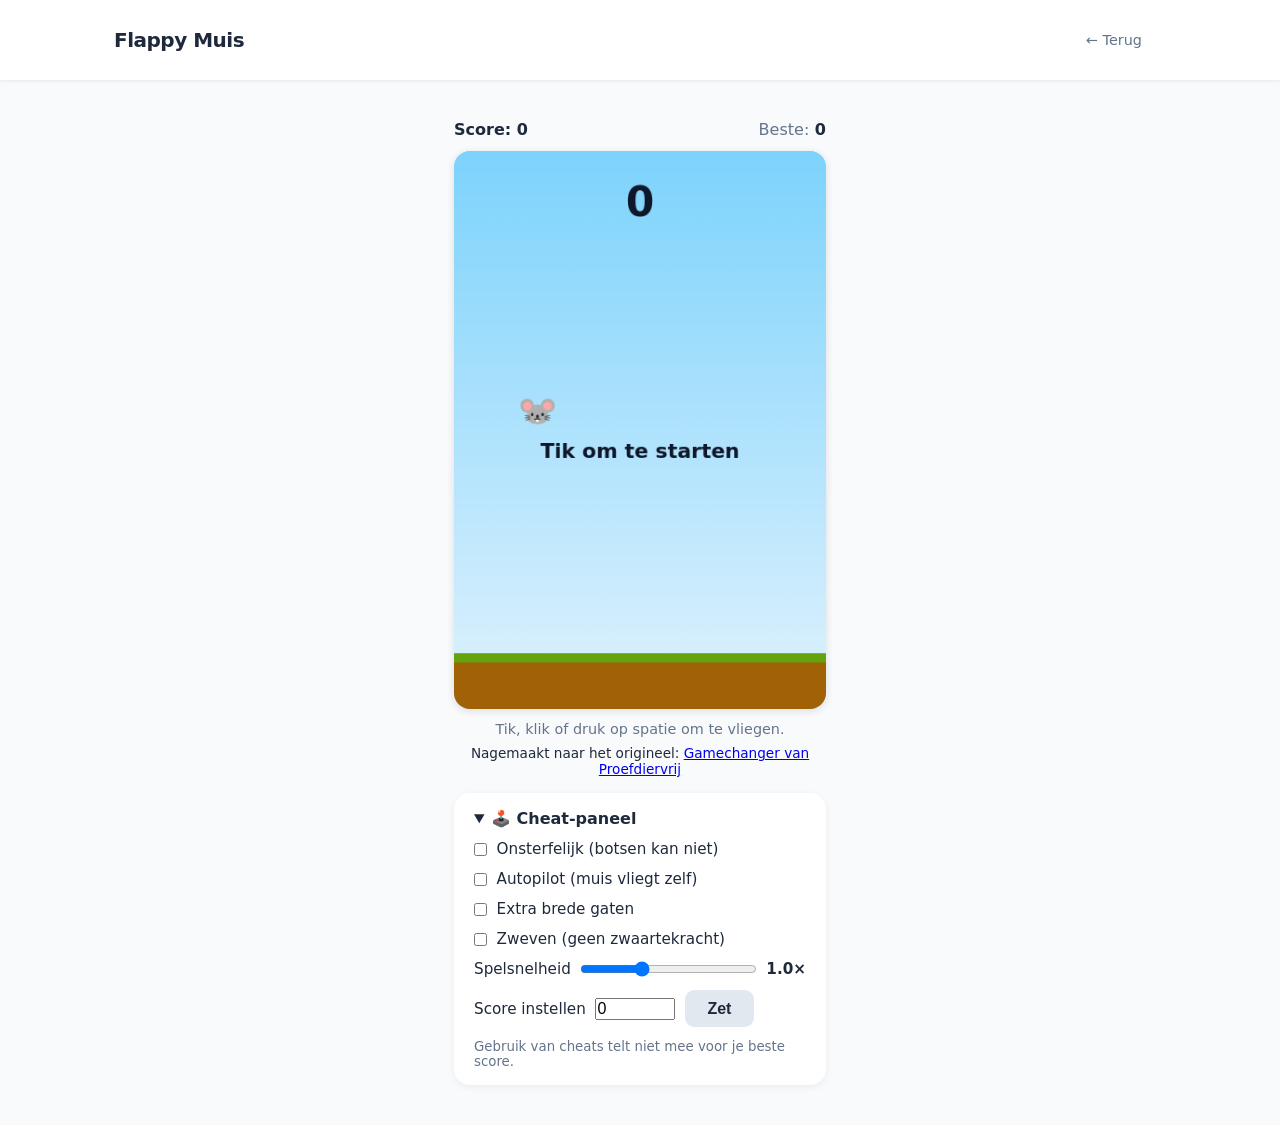
<file: experiences/flappy-muis.html>
<!DOCTYPE html>
<html lang="nl">
<head>
  <meta charset="UTF-8" />
  <meta name="viewport" content="width=device-width, initial-scale=1.0, maximum-scale=1.0, user-scalable=no" />
  <title>Flappy Muis</title>
  <link rel="stylesheet" href="../style.css" />
  <style>
    :root { --accent: #f97316; }
    main.experience { max-width: 420px; }
    .back-link { padding: 1rem 1.5rem; display: inline-flex; }
    .stage { position: relative; touch-action: manipulation; user-select: none; }
    canvas {
      width: 100%; aspect-ratio: 2 / 3; display: block;
      border-radius: var(--radius); box-shadow: 0 2px 8px rgba(0,0,0,.12);
      background: #bae6fd; cursor: pointer;
      touch-action: none; -webkit-touch-callout: none;
      -webkit-tap-highlight-color: transparent; user-select: none; -webkit-user-select: none;
    }
    .cheats input, .cheats button { font-size: 16px; } /* iOS zoomt in op velden < 16px */
    .hud { display: flex; justify-content: space-between; margin: .75rem 0; font-weight: 700; }
    .hud span { color: var(--muted); font-weight: 500; }
    .cheats {
      background: var(--white); border-radius: var(--radius);
      padding: 1rem 1.25rem; margin-top: 1rem;
      box-shadow: 0 2px 8px rgba(0,0,0,.06);
    }
    .cheats summary { font-weight: 700; cursor: pointer; }
    .cheats label { display: flex; align-items: center; gap: .6rem; margin-top: .75rem; font-size: .95rem; }
    .cheats input[type=range] { flex: 1; }
    .cheats small { color: var(--muted); display: block; margin-top: .75rem; }
    .badge { display:none; margin-left:.5rem; background:#ef4444; color:#fff; border-radius:.4rem; padding:.05rem .4rem; font-size:.7rem; }
    .badge.on { display:inline; }
  </style>
</head>
<body>
  <header>
    <nav>
      <span class="logo">Flappy Muis</span>
      <a class="back-link" href="../index.html">← Terug</a>
    </nav>
  </header>
  <main class="experience">
    <div class="hud">
      <div>Score: <b id="score">0</b></div>
      <div><span>Beste:</span> <b id="best">0</b><span class="badge" id="cheatBadge">CHEATS</span></div>
    </div>
    <div class="stage"><canvas id="c" width="400" height="600"></canvas></div>
    <p style="text-align:center;color:var(--muted);margin-top:.75rem;font-size:.9rem">
      Tik, klik of druk op spatie om te vliegen.
    </p>
    <p style="text-align:center;margin-top:.5rem;font-size:.85rem">
      Nagemaakt naar het origineel:
      <a href="https://speelproefdiervrij.nl/gamechanger" target="_blank" rel="noopener">Gamechanger van Proefdiervrij</a>
    </p>

    <details class="cheats" open>
      <summary>🕹️ Cheat-paneel</summary>
      <label><input type="checkbox" id="chInvincible" /> Onsterfelijk (botsen kan niet)</label>
      <label><input type="checkbox" id="chAuto" /> Autopilot (muis vliegt zelf)</label>
      <label><input type="checkbox" id="chWide" /> Extra brede gaten</label>
      <label><input type="checkbox" id="chFloat" /> Zweven (geen zwaartekracht)</label>
      <label>Spelsnelheid <input type="range" id="chSpeed" min="0.5" max="2" step="0.1" value="1" /> <b id="chSpeedVal">1.0×</b></label>
      <label>Score instellen <input type="number" id="chScore" min="0" max="9999" value="0" style="width:5rem" />
        <button class="btn secondary" id="chScoreBtn" type="button">Zet</button></label>
      <small>Gebruik van cheats telt niet mee voor je beste score.</small>
    </details>
  </main>

<script>
(() => {
  const W = 400, H = 600, GROUND = 540;
  const SPACING = 260, MAX_SHIFT = 110; // px tussen palen / max. hoogteverschil tussen gaten
  const cv = document.getElementById('c'), ctx = cv.getContext('2d');
  const $ = id => document.getElementById(id);
  const cheat = {
    invincible: $('chInvincible'), auto: $('chAuto'), wide: $('chWide'),
    float: $('chFloat'), speed: $('chSpeed')
  };
  let best = 0;
  try { best = +localStorage.getItem('flappyMuisBest') || 0; } catch (e) {}
  $('best').textContent = best;

  const GAP = () => cheat.wide.checked ? 220 : 140;
  let mouse, pipes, score, state, frame, cheated;

  function reset() {
    mouse = { x: 90, y: 280, vy: 0, r: 14 };
    pipes = []; score = 0; frame = 0; cheated = false;
    $('score').textContent = 0;
    state = 'ready';
  }
  function flap() {
    if (state === 'dead') { reset(); return; }
    if (state === 'ready') state = 'play';
    mouse.vy = -7.2;
  }
  function usedCheats() {
    return cheat.invincible.checked || cheat.auto.checked || cheat.wide.checked ||
           cheat.float.checked || +cheat.speed.value !== 1;
  }
  function die() {
    state = 'dead';
    if (!cheated && score > best) {
      best = score; $('best').textContent = best;
      try { localStorage.setItem('flappyMuisBest', best); } catch (e) {}
    }
  }
  function setScore(n) { score = n; $('score').textContent = n; cheated = true; }

  function autopilot() {
    // Mik op het midden van het eerstvolgende gat.
    const next = pipes.find(p => p.x + 52 > mouse.x - mouse.r);
    const target = next ? next.gapY + GAP() / 2 : 280;
    if (mouse.y > target + 8 && mouse.vy >= 0) mouse.vy = -7.2;
  }

  function update() {
    const speed = +cheat.speed.value;
    if (usedCheats()) { cheated = true; $('cheatBadge').classList.add('on'); }
    else $('cheatBadge').classList.remove('on');
    frame++;
    if (state !== 'play') return;

    if (cheat.auto.checked) autopilot();
    mouse.vy += cheat.float.checked ? 0 : 0.42 * speed * speed;
    if (cheat.float.checked) mouse.vy *= 0.9;
    mouse.y += mouse.vy * speed;

    const last = pipes[pipes.length - 1];
    if (!last || last.x <= W - SPACING) {
      const g = GAP();
      const lo = 60, hi = GROUND - g - 60;
      // Houd het gat haalbaar t.o.v. het vorige gat (max. hoogteverschil).
      const from = last ? Math.max(lo, last.gapY - MAX_SHIFT) : lo;
      const to = last ? Math.min(hi, last.gapY + MAX_SHIFT) : hi;
      pipes.push({ x: W, gapY: from + Math.random() * (to - from), passed: false });
    }
    for (const p of pipes) {
      p.x -= 2.6 * speed;
      if (!p.passed && p.x + 52 < mouse.x) {
        p.passed = true; score++; $('score').textContent = score;
      }
    }
    pipes = pipes.filter(p => p.x > -60);

    let hit = false;
    if (mouse.y + mouse.r > GROUND) { hit = true; mouse.y = GROUND - mouse.r; }
    if (mouse.y - mouse.r < 0) { mouse.y = mouse.r; mouse.vy = 0; }
    for (const p of pipes) {
      const inX = mouse.x + mouse.r > p.x && mouse.x - mouse.r < p.x + 52;
      if (inX && (mouse.y - mouse.r < p.gapY || mouse.y + mouse.r > p.gapY + GAP())) hit = true;
    }
    if (hit) {
      if (cheat.invincible.checked) {
        if (mouse.y + mouse.r >= GROUND) mouse.vy = -7.2;
      } else die();
    }
  }

  function draw() {
    const sky = ctx.createLinearGradient(0, 0, 0, H);
    sky.addColorStop(0, '#7dd3fc'); sky.addColorStop(1, '#e0f2fe');
    ctx.fillStyle = sky; ctx.fillRect(0, 0, W, H);

    for (const p of pipes) {
      ctx.fillStyle = '#22c55e';
      ctx.fillRect(p.x, 0, 52, p.gapY);
      ctx.fillRect(p.x, p.gapY + GAP(), 52, GROUND - p.gapY - GAP());
      ctx.fillStyle = '#15803d';
      ctx.fillRect(p.x - 4, p.gapY - 18, 60, 18);
      ctx.fillRect(p.x - 4, p.gapY + GAP(), 60, 18);
    }
    ctx.fillStyle = '#a16207'; ctx.fillRect(0, GROUND, W, H - GROUND);
    ctx.fillStyle = '#65a30d'; ctx.fillRect(0, GROUND, W, 10);

    ctx.save();
    ctx.translate(mouse.x, mouse.y);
    ctx.rotate(Math.max(-0.5, Math.min(1, mouse.vy / 12)));
    ctx.font = '34px serif'; ctx.textAlign = 'center'; ctx.textBaseline = 'middle';
    ctx.scale(-1, 1); // muis kijkt naar rechts
    ctx.fillText('🐭', 0, 2);
    ctx.restore();

    ctx.textAlign = 'center'; ctx.fillStyle = '#0f172a';
    ctx.font = 'bold 44px system-ui'; ctx.fillText(score, W / 2, 70);
    ctx.font = 'bold 22px system-ui';
    if (state === 'ready') ctx.fillText('Tik om te starten', W / 2, 330);
    if (state === 'dead') {
      ctx.fillText('Game over — tik om opnieuw', W / 2, 300);
      if (cheated) { ctx.font = '14px system-ui'; ctx.fillText('(cheats gebruikt: geen record)', W / 2, 328); }
    }
  }

  function loop() { update(); draw(); requestAnimationFrame(loop); }

  cv.addEventListener('pointerdown', e => { e.preventDefault(); flap(); });
  // iOS Safari: voorkom dubbel-tik-zoom en pinch-zoom op het speelveld
  cv.addEventListener('touchstart', e => e.preventDefault(), { passive: false });
  document.addEventListener('gesturestart', e => e.preventDefault());
  let lastEnd = 0;
  document.addEventListener('touchend', e => {
    const now = Date.now();
    if (now - lastEnd < 350 && e.target === cv) e.preventDefault();
    lastEnd = now;
  }, { passive: false });
  addEventListener('keydown', e => {
    if (e.code === 'Space' && !/INPUT|TEXTAREA/.test(document.activeElement.tagName)) {
      e.preventDefault(); flap();
    }
  });
  cheat.speed.addEventListener('input', () => {
    $('chSpeedVal').textContent = (+cheat.speed.value).toFixed(1) + '×';
  });
  $('chScoreBtn').addEventListener('click', () => {
    setScore(Math.max(0, Math.min(9999, +$('chScore').value || 0)));
  });

  reset(); loop();
})();
</script>
</body>
</html>
</file>
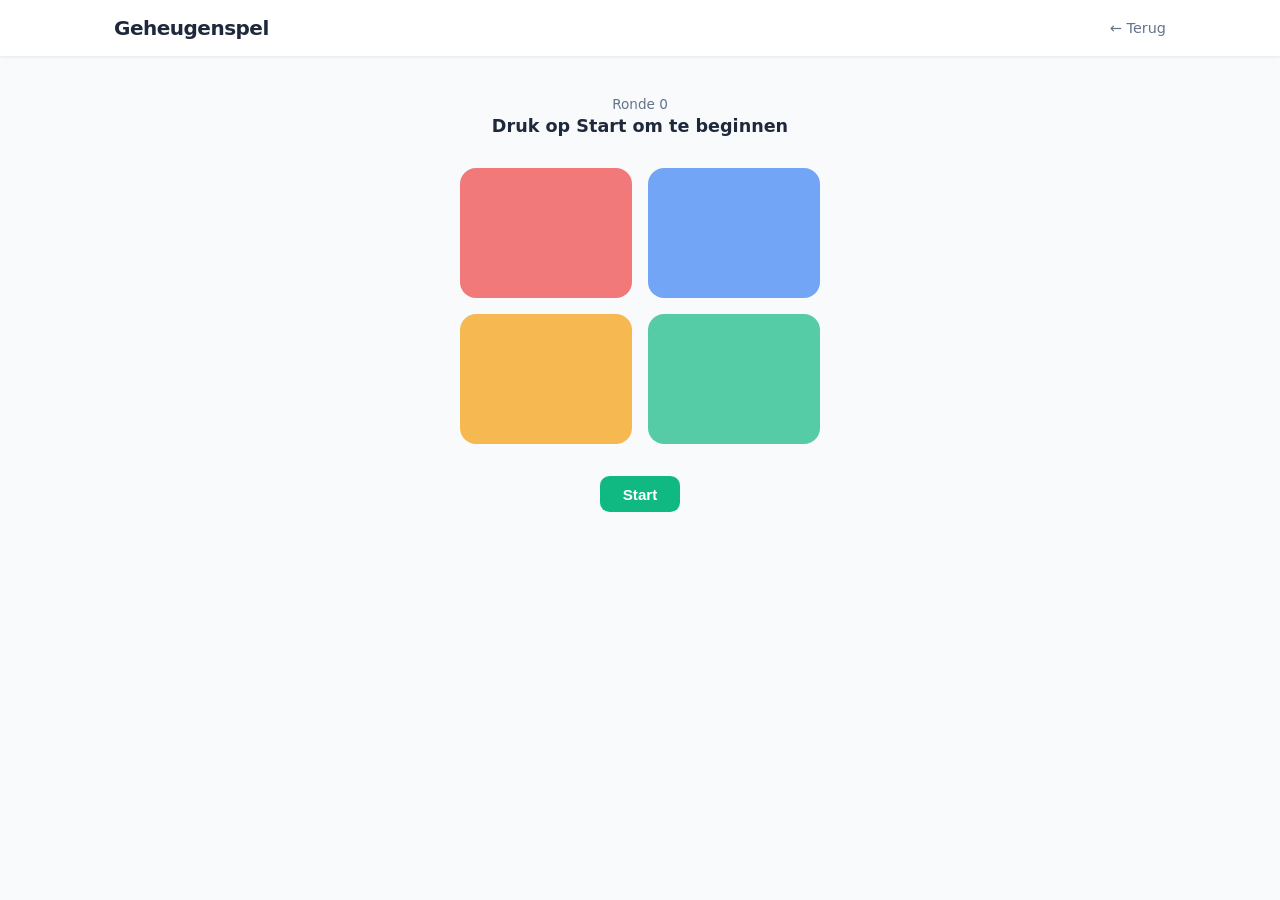
<file: experiences/geheugen.html>
<!DOCTYPE html>
<html lang="nl">
<head>
  <meta charset="UTF-8" />
  <meta name="viewport" content="width=device-width, initial-scale=1.0" />
  <title>Geheugenspel</title>
  <link rel="stylesheet" href="../style.css" />
  <style>
    :root { --accent: #10b981; }

    .status {
      text-align: center;
      margin-bottom: 1.5rem;
    }
    .status .round {
      font-size: .85rem;
      color: var(--muted);
      margin-bottom: .25rem;
    }
    .status .message {
      font-size: 1.1rem;
      font-weight: 600;
      min-height: 1.6em;
    }

    .pad {
      display: grid;
      grid-template-columns: 1fr 1fr;
      gap: 1rem;
      max-width: 360px;
      margin: 0 auto 2rem;
    }

    .pad-btn {
      height: 130px;
      border: none;
      border-radius: var(--radius);
      cursor: pointer;
      transition: filter .1s, transform .1s;
      opacity: .7;
    }
    .pad-btn:nth-child(1) { background: #ef4444; }
    .pad-btn:nth-child(2) { background: #3b82f6; }
    .pad-btn:nth-child(3) { background: #f59e0b; }
    .pad-btn:nth-child(4) { background: #10b981; }

    .pad-btn.lit { opacity: 1; filter: brightness(1.4); transform: scale(.96); }
    .pad-btn:disabled { cursor: default; }

    .controls { display: flex; justify-content: center; gap: 1rem; }
  </style>
</head>
<body>
  <header>
    <nav>
      <span class="logo">Geheugenspel</span>
      <a href="../index.html" class="back-link">← Terug</a>
    </nav>
  </header>

  <main class="experience">
    <div class="status">
      <div class="round" id="round-label">Ronde 0</div>
      <div class="message" id="message">Druk op Start om te beginnen</div>
    </div>

    <div class="pad" id="pad">
      <button class="pad-btn" data-i="0" disabled></button>
      <button class="pad-btn" data-i="1" disabled></button>
      <button class="pad-btn" data-i="2" disabled></button>
      <button class="pad-btn" data-i="3" disabled></button>
    </div>

    <div class="controls">
      <button class="btn" id="start-btn" onclick="startGame()">Start</button>
    </div>
  </main>

  <script>
    const btns = [...document.querySelectorAll('.pad-btn')];
    let sequence = [], playerIndex = 0, accepting = false;

    const sounds = [261, 329, 392, 523]; // C E G C — kleine toonladder
    const ctx = new (window.AudioContext || window.webkitAudioContext)();

    function beep(freq, duration = 200) {
      const o = ctx.createOscillator();
      const g = ctx.createGain();
      o.connect(g); g.connect(ctx.destination);
      o.frequency.value = freq;
      g.gain.setValueAtTime(.3, ctx.currentTime);
      g.gain.exponentialRampToValueAtTime(.001, ctx.currentTime + duration / 1000);
      o.start(); o.stop(ctx.currentTime + duration / 1000);
    }

    function light(i, duration = 400) {
      return new Promise(res => {
        btns[i].classList.add('lit');
        beep(sounds[i], duration - 50);
        setTimeout(() => { btns[i].classList.remove('lit'); res(); }, duration);
      });
    }

    async function playSequence() {
      setMessage('Kijk goed…');
      setPad(false);
      for (const i of sequence) {
        await light(i);
        await delay(100);
      }
      setPad(true);
      setMessage('Jouw beurt!');
      playerIndex = 0;
    }

    function startGame() {
      sequence = [];
      nextRound();
    }

    async function nextRound() {
      sequence.push(Math.floor(Math.random() * 4));
      setRound(sequence.length);
      await delay(500);
      await playSequence();
    }

    function handleClick(i) {
      if (!accepting) return;
      light(i, 250);
      if (i !== sequence[playerIndex]) {
        gameover();
        return;
      }
      playerIndex++;
      if (playerIndex === sequence.length) {
        setPad(false);
        setMessage('Goed! ✓');
        setTimeout(nextRound, 900);
      }
    }

    function gameover() {
      setPad(false);
      beep(110, 600);
      setMessage(`Game over! Je haalde ronde ${sequence.length}.`);
    }

    function setPad(on) {
      accepting = on;
      btns.forEach(b => b.disabled = !on);
    }
    function setMessage(t) { document.getElementById('message').textContent = t; }
    function setRound(n) { document.getElementById('round-label').textContent = `Ronde ${n}`; }
    function delay(ms) { return new Promise(r => setTimeout(r, ms)); }

    btns.forEach(b => b.addEventListener('click', () => handleClick(+b.dataset.i)));
  </script>
</body>
</html>
</file>
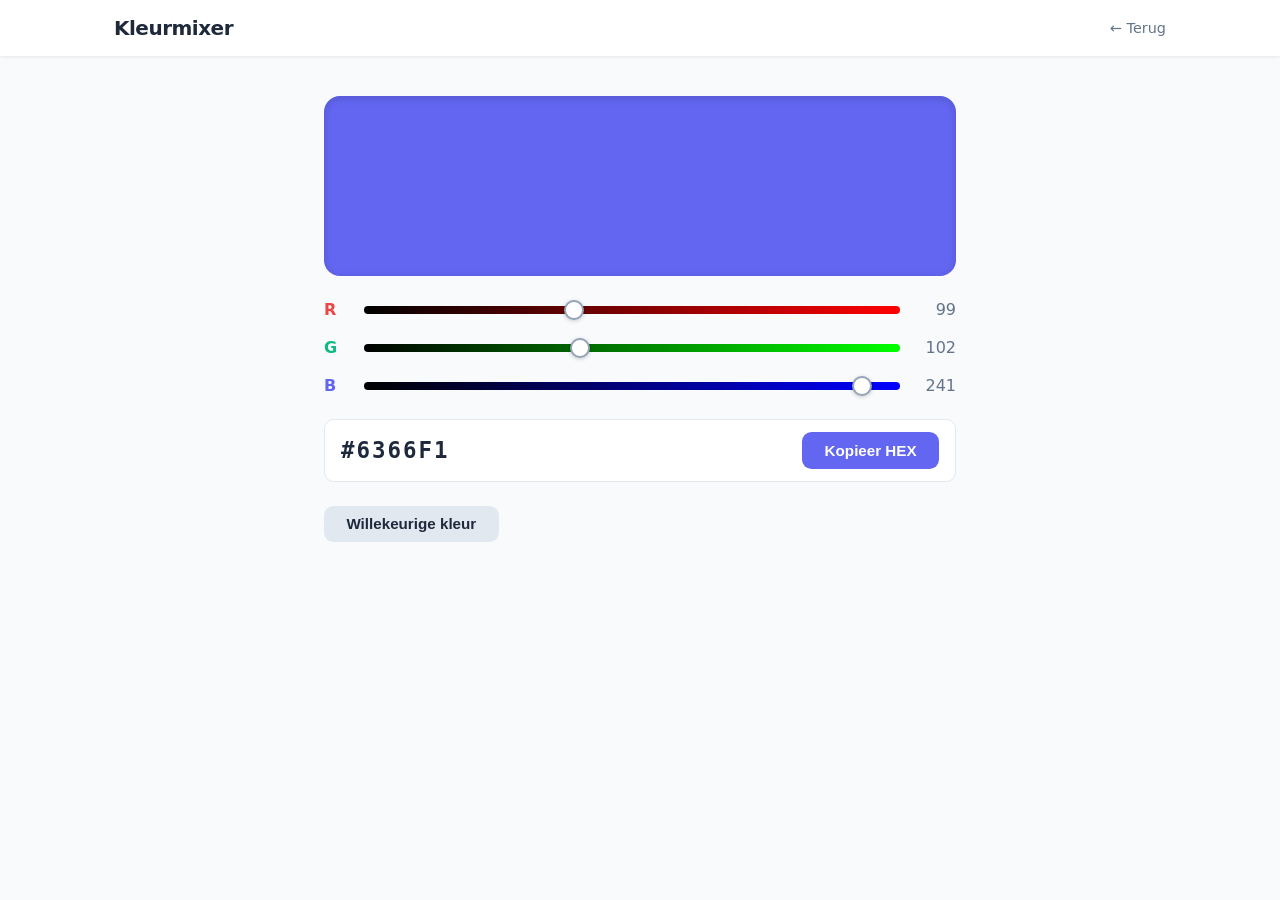
<file: experiences/kleur.html>
<!DOCTYPE html>
<html lang="nl">
<head>
  <meta charset="UTF-8" />
  <meta name="viewport" content="width=device-width, initial-scale=1.0" />
  <title>Kleurmixer</title>
  <link rel="stylesheet" href="../style.css" />
  <style>
    :root { --accent: #6366f1; }

    .preview {
      width: 100%;
      height: 180px;
      border-radius: var(--radius);
      transition: background .1s;
      margin-bottom: 1.5rem;
      box-shadow: inset 0 2px 8px rgba(0,0,0,.15);
    }

    .sliders { display: flex; flex-direction: column; gap: 1.2rem; margin-bottom: 1.5rem; }

    .slider-row { display: flex; align-items: center; gap: 1rem; }
    .slider-row label { width: 1.5rem; font-weight: 700; font-size: 1rem; }
    .slider-row input[type=range] {
      flex: 1;
      -webkit-appearance: none;
      height: 8px;
      border-radius: 4px;
      outline: none;
      cursor: pointer;
    }
    #r-slider { background: linear-gradient(to right, #000, #f00); }
    #g-slider { background: linear-gradient(to right, #000, #0f0); }
    #b-slider { background: linear-gradient(to right, #000, #00f); }
    input[type=range]::-webkit-slider-thumb {
      -webkit-appearance: none;
      width: 20px; height: 20px;
      border-radius: 50%;
      background: white;
      border: 2px solid #94a3b8;
      box-shadow: 0 1px 4px rgba(0,0,0,.2);
    }
    .slider-row span { width: 2.5rem; text-align: right; font-variant-numeric: tabular-nums; color: var(--muted); }

    .hex-row {
      display: flex;
      align-items: center;
      gap: 1rem;
      background: white;
      border: 1.5px solid #e2e8f0;
      border-radius: .6rem;
      padding: .75rem 1rem;
      margin-bottom: 1.5rem;
    }
    .hex-value {
      flex: 1;
      font-size: 1.4rem;
      font-weight: 700;
      letter-spacing: 2px;
      font-family: monospace;
    }
    .copy-feedback {
      font-size: .8rem;
      color: #10b981;
      opacity: 0;
      transition: opacity .3s;
    }
    .copy-feedback.show { opacity: 1; }
  </style>
</head>
<body>
  <header>
    <nav>
      <span class="logo">Kleurmixer</span>
      <a href="../index.html" class="back-link">← Terug</a>
    </nav>
  </header>

  <main class="experience">
    <div class="preview" id="preview"></div>

    <div class="sliders">
      <div class="slider-row">
        <label style="color:#ef4444">R</label>
        <input type="range" id="r-slider" min="0" max="255" value="99" />
        <span id="r-val">99</span>
      </div>
      <div class="slider-row">
        <label style="color:#10b981">G</label>
        <input type="range" id="g-slider" min="0" max="255" value="102" />
        <span id="g-val">102</span>
      </div>
      <div class="slider-row">
        <label style="color:#6366f1">B</label>
        <input type="range" id="b-slider" min="0" max="255" value="241" />
        <span id="b-val">241</span>
      </div>
    </div>

    <div class="hex-row">
      <span class="hex-value" id="hex-value">#6366F1</span>
      <span class="copy-feedback" id="copy-feedback">Gekopieerd!</span>
      <button class="btn" onclick="copyHex()">Kopieer HEX</button>
    </div>

    <button class="btn secondary" onclick="randomColor()">Willekeurige kleur</button>
  </main>

  <script>
    const r = document.getElementById('r-slider');
    const g = document.getElementById('g-slider');
    const b = document.getElementById('b-slider');

    function update() {
      const rv = +r.value, gv = +g.value, bv = +b.value;
      document.getElementById('r-val').textContent = rv;
      document.getElementById('g-val').textContent = gv;
      document.getElementById('b-val').textContent = bv;
      const hex = '#' + [rv, gv, bv].map(v => v.toString(16).padStart(2,'0')).join('').toUpperCase();
      document.getElementById('preview').style.background = hex;
      document.getElementById('hex-value').textContent = hex;
    }

    function copyHex() {
      navigator.clipboard.writeText(document.getElementById('hex-value').textContent);
      const fb = document.getElementById('copy-feedback');
      fb.classList.add('show');
      setTimeout(() => fb.classList.remove('show'), 1800);
    }

    function randomColor() {
      r.value = Math.floor(Math.random() * 256);
      g.value = Math.floor(Math.random() * 256);
      b.value = Math.floor(Math.random() * 256);
      update();
    }

    [r, g, b].forEach(el => el.addEventListener('input', update));
    update();
  </script>
</body>
</html>
</file>
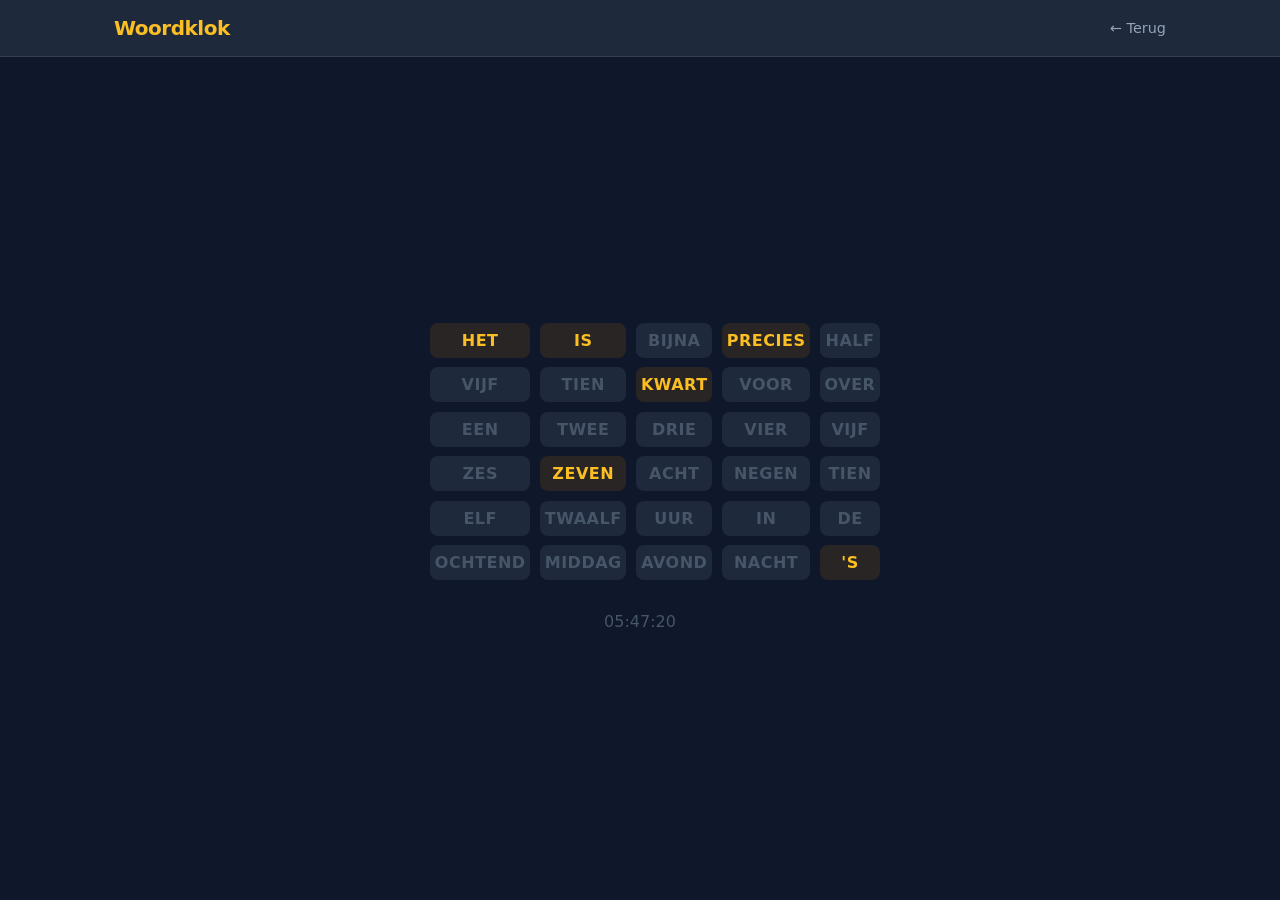
<file: experiences/klok.html>
<!DOCTYPE html>
<html lang="nl">
<head>
  <meta charset="UTF-8" />
  <meta name="viewport" content="width=device-width, initial-scale=1.0" />
  <title>Woordklok</title>
  <link rel="stylesheet" href="../style.css" />
  <style>
    :root { --accent: #f59e0b; }

    body { background: #0f172a; color: #fff; }
    header { background: #1e293b; box-shadow: none; border-bottom: 1px solid #334155; }
    .back-link { color: #94a3b8; }
    .back-link:hover { color: #fff; }

    .clock-wrap {
      display: flex;
      flex-direction: column;
      align-items: center;
      justify-content: center;
      min-height: calc(100vh - 60px);
      padding: 2rem 1.5rem;
      gap: 2rem;
    }

    .words {
      display: grid;
      grid-template-columns: repeat(5, 1fr);
      gap: .6rem;
      width: 100%;
      max-width: 420px;
    }

    .word {
      background: #1e293b;
      border-radius: .5rem;
      padding: .5rem .3rem;
      text-align: center;
      font-weight: 700;
      font-size: clamp(.75rem, 3.5vw, 1rem);
      color: #475569;
      transition: color .4s, background .4s;
      letter-spacing: .5px;
    }
    .word.on {
      color: #fbbf24;
      background: #292524;
    }

    .digital {
      font-size: 1rem;
      color: #475569;
      font-variant-numeric: tabular-nums;
    }
  </style>
</head>
<body>
  <header>
    <nav>
      <span class="logo" style="color:#fbbf24">Woordklok</span>
      <a href="../index.html" class="back-link">← Terug</a>
    </nav>
  </header>

  <main class="clock-wrap">
    <div class="words" id="words"></div>
    <div class="digital" id="digital"></div>
  </main>

  <script>
    // Grid: 5 columns × 7 rows = 35 words
    const grid = [
      // row 0
      'HET', 'IS', 'BIJNA', 'PRECIES', 'HALF',
      // row 1
      'VIJF', 'TIEN', 'KWART', 'VOOR', 'OVER',
      // row 2
      'EEN', 'TWEE', 'DRIE', 'VIER', 'VIJF',
      // row 3
      'ZES', 'ZEVEN', 'ACHT', 'NEGEN', 'TIEN',
      // row 4
      'ELF', 'TWAALF', 'UUR', 'IN', 'DE',
      // row 5
      'OCHTEND', 'MIDDAG', 'AVOND', 'NACHT', '\'S',
    ];

    // Indices per word label
    const idx = {};
    grid.forEach((w, i) => { if (!idx[w]) idx[w] = []; idx[w].push(i); });
    // Disambiguate duplicate labels by position
    const VIJF_MIN = 5;   // row 1 col 0 → minutes
    const VIJF_HR  = 22;  // row 2 col 4 → hour five (actually let's recheck)

    const wrap = document.getElementById('words');
    grid.forEach((w, i) => {
      const d = document.createElement('div');
      d.className = 'word';
      d.textContent = w;
      d.id = 'w' + i;
      wrap.appendChild(d);
    });

    function setOn(indices) {
      document.querySelectorAll('.word').forEach(el => el.classList.remove('on'));
      indices.forEach(i => document.getElementById('w'+i)?.classList.add('on'));
    }

    function getWords(h, m) {
      // always on: HET (0), IS (1)
      const on = [0, 1];

      // minute words
      const minMap = {
        0:  [],
        5:  [5, 9],       // VIJF OVER
        10: [6, 9],       // TIEN OVER
        15: [7, 9],       // KWART OVER
        20: [5, 6, 9],    // VIJF TIEN OVER (twintig = vijf over kwart)
        25: [5, 3],       // VIJF VOOR HALF
        30: [4],          // HALF
        35: [5, 9],       // VIJF OVER HALF → teken als VIJF OVER [HALF]
        40: [5, 6, 3],    // TWINTIG VOOR
        45: [7, 3],       // KWART VOOR
        50: [6, 3],       // TIEN VOOR
        55: [5, 3],       // VIJF VOOR
      };

      // round to nearest 5
      const r = Math.round(m / 5) * 5;
      const minWords = minMap[r] || [];
      on.push(...minWords);

      // half hour shifts hour
      let dispH = h % 12;
      if (r >= 25 && r < 60) dispH = (dispH + 1) % 12; // half and "voor" refer to next hour

      // HALF indicator
      if (r === 30 || r === 35 || r === 25) on.push(4); // HALF

      // hour words (row 2–4, cols 0-4 + row 4 col 0-1)
      const hrWords = [10, 11, 12, 13, 14, 15, 16, 17, 18, 19, 20, 21];
      // 0=EEN,1=TWEE,2=DRIE,3=VIER,4=VIJF(hr),5=ZES,6=ZEVEN,7=ACHT,8=NEGEN,9=TIEN(hr),10=ELF,11=TWAALF
      if (hrWords[dispH] !== undefined) on.push(hrWords[dispH]);

      // UUR only on exact hours
      if (r === 0) on.push(22);

      // time of day
      const tod = h < 6 ? [29] : h < 12 ? [26] : h < 18 ? [27] : [28];
      on.push(...tod);

      return on;
    }

    function tick() {
      const now = new Date();
      const h = now.getHours(), m = now.getMinutes();
      setOn(getWords(h, m));
      document.getElementById('digital').textContent =
        String(h).padStart(2,'0') + ':' + String(m).padStart(2,'0') + ':' + String(now.getSeconds()).padStart(2,'0');
    }

    tick();
    setInterval(tick, 1000);
  </script>
</body>
</html>
</file>
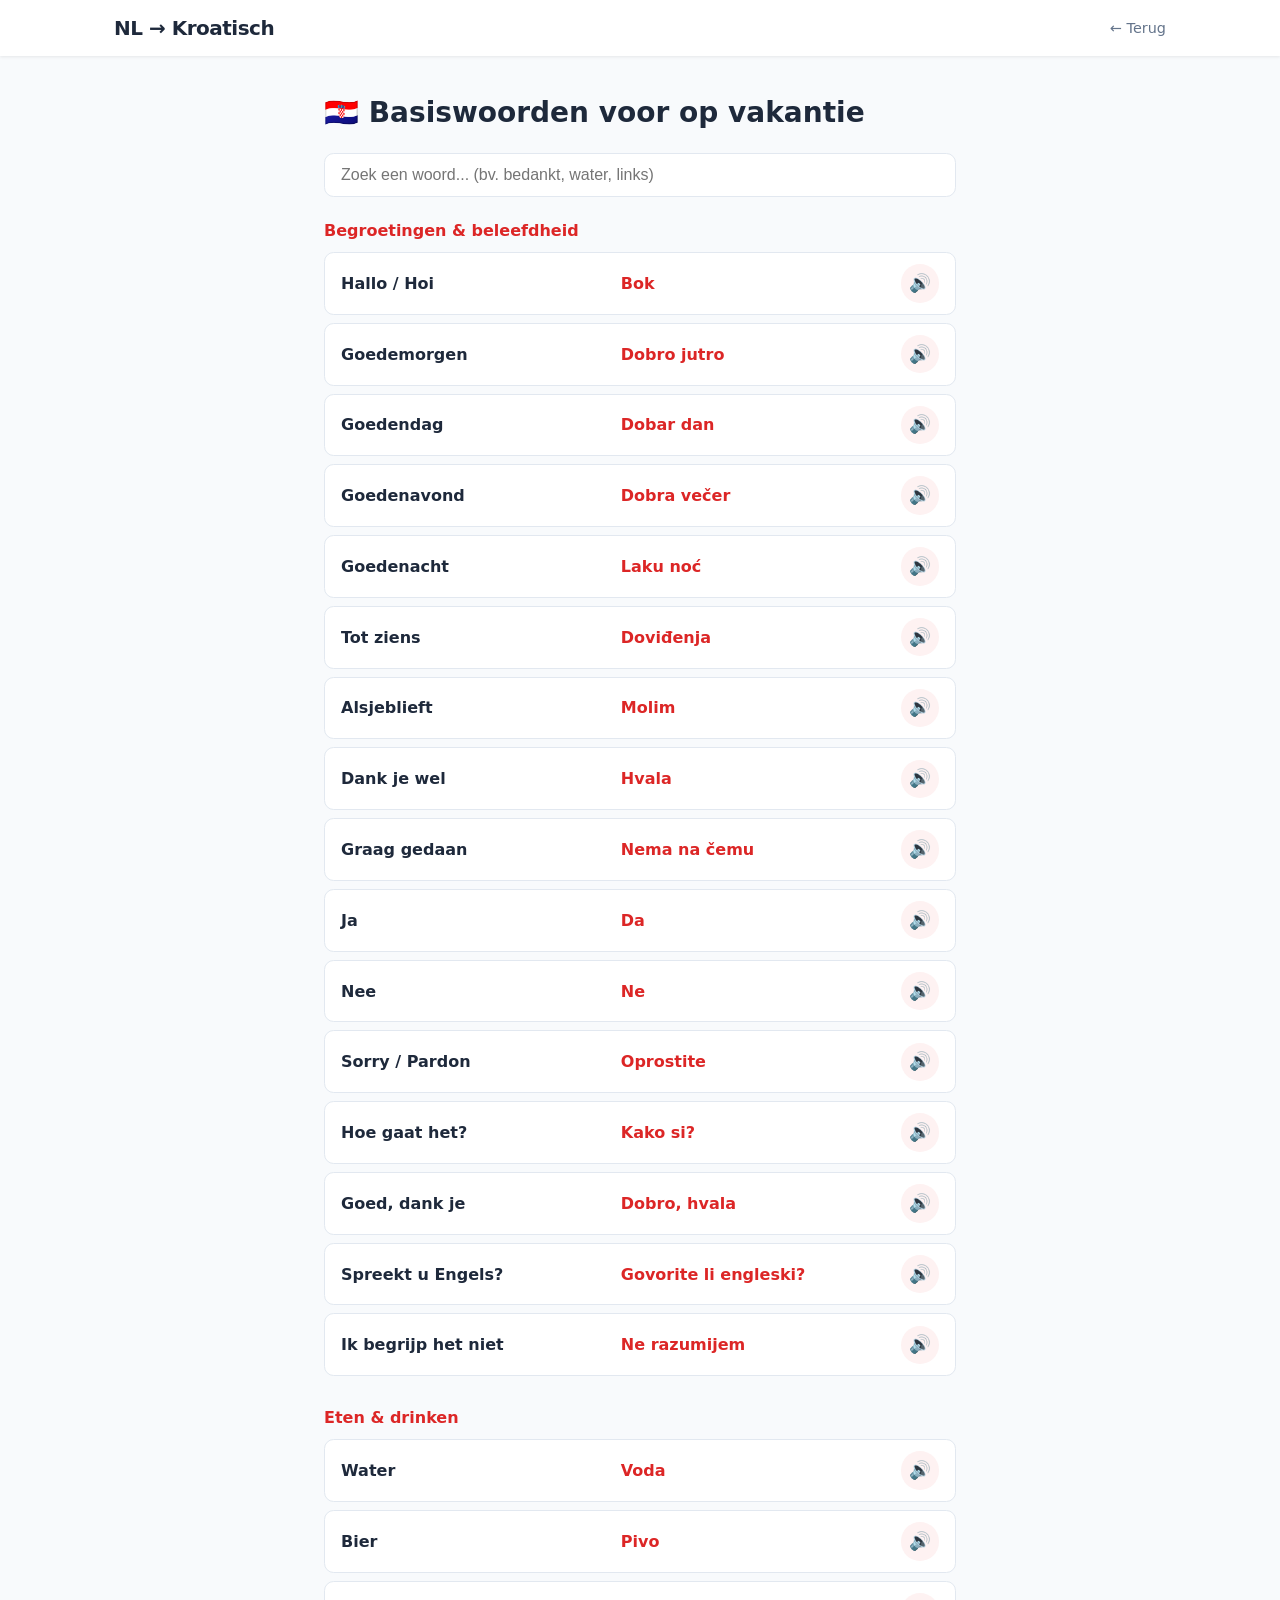
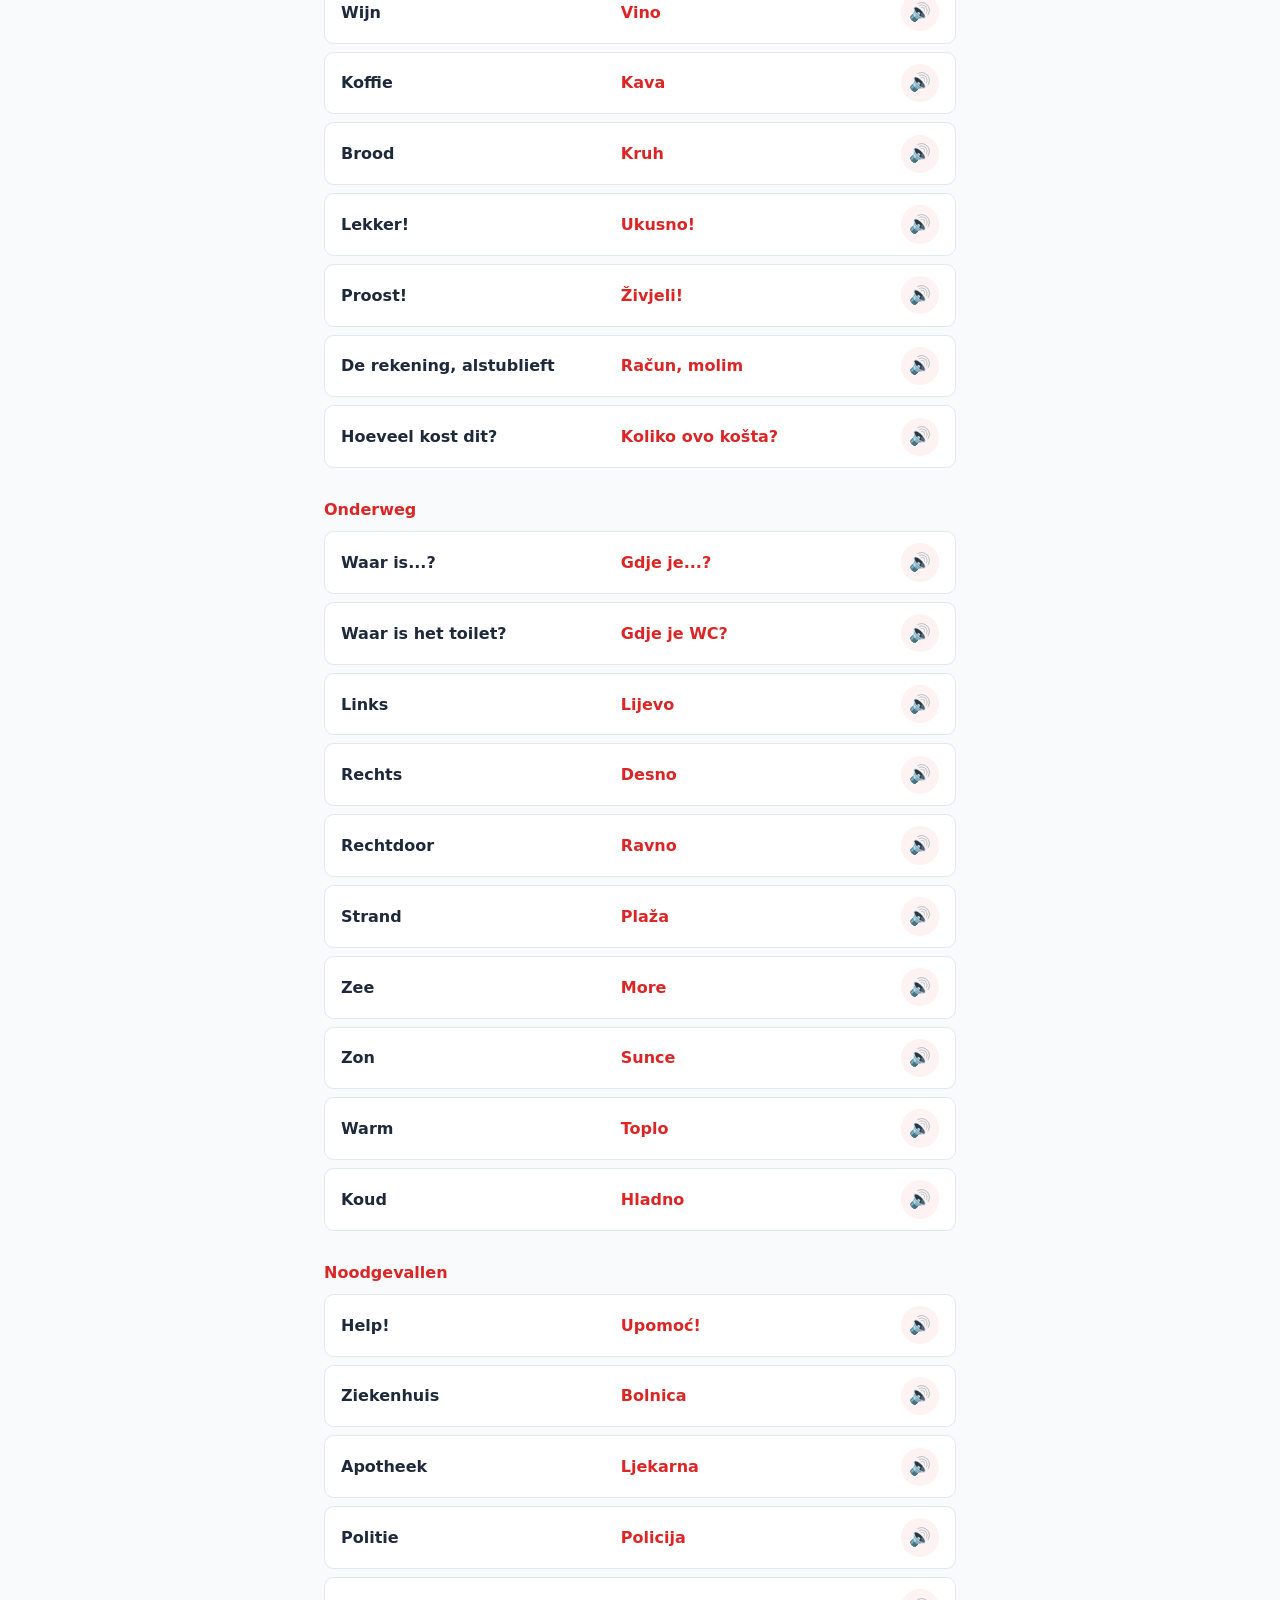
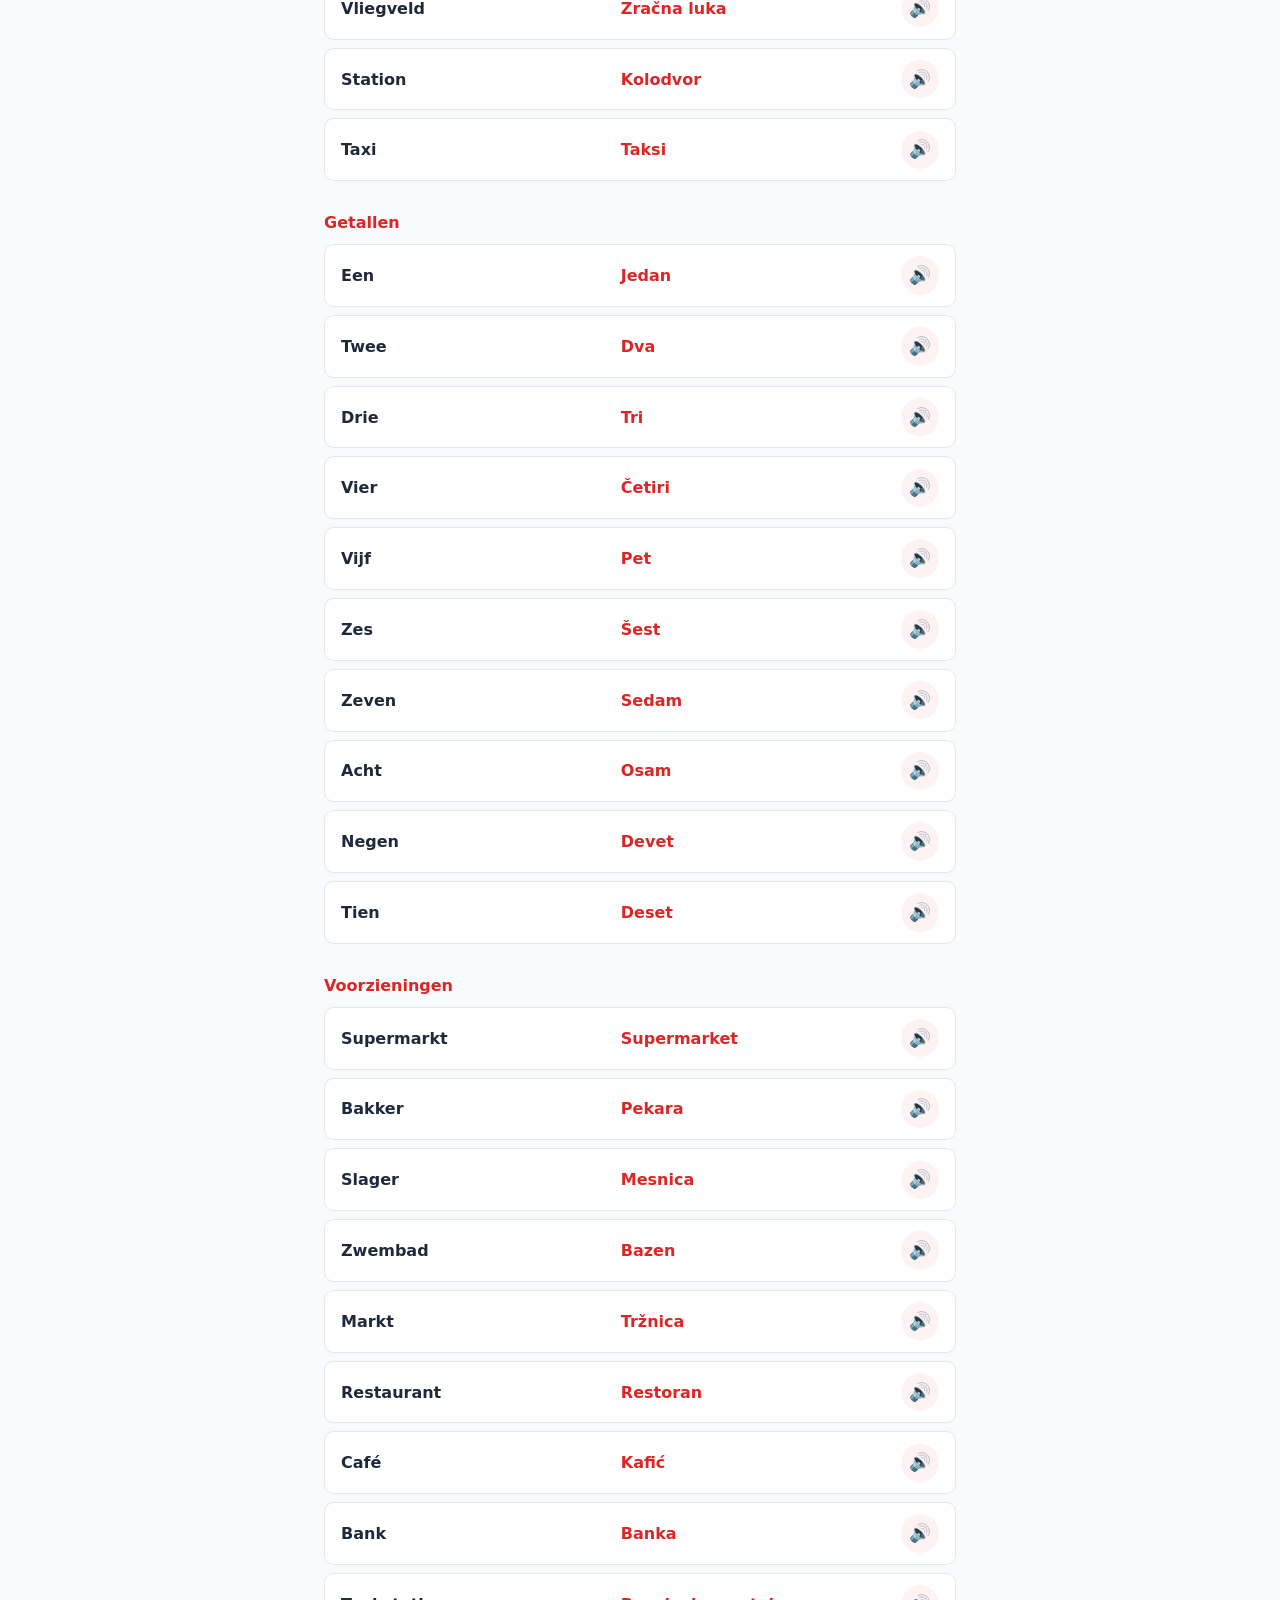
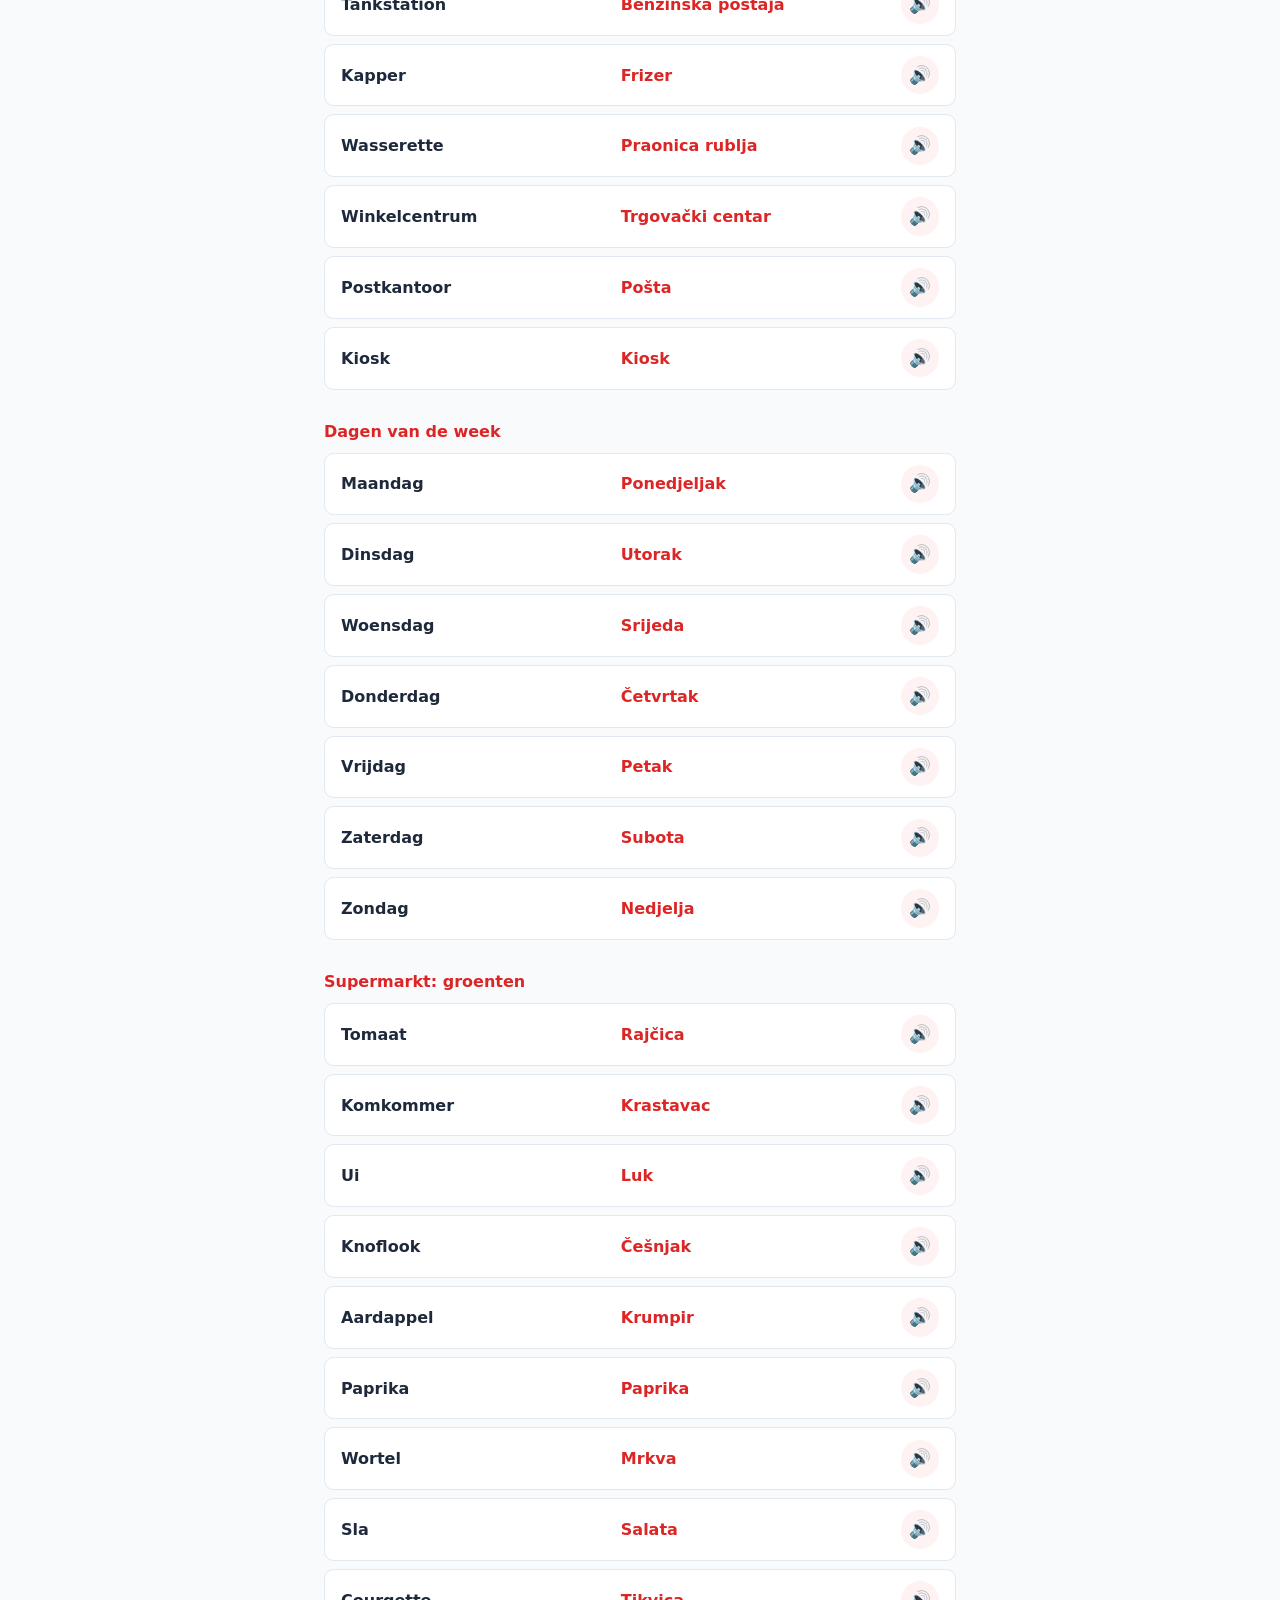
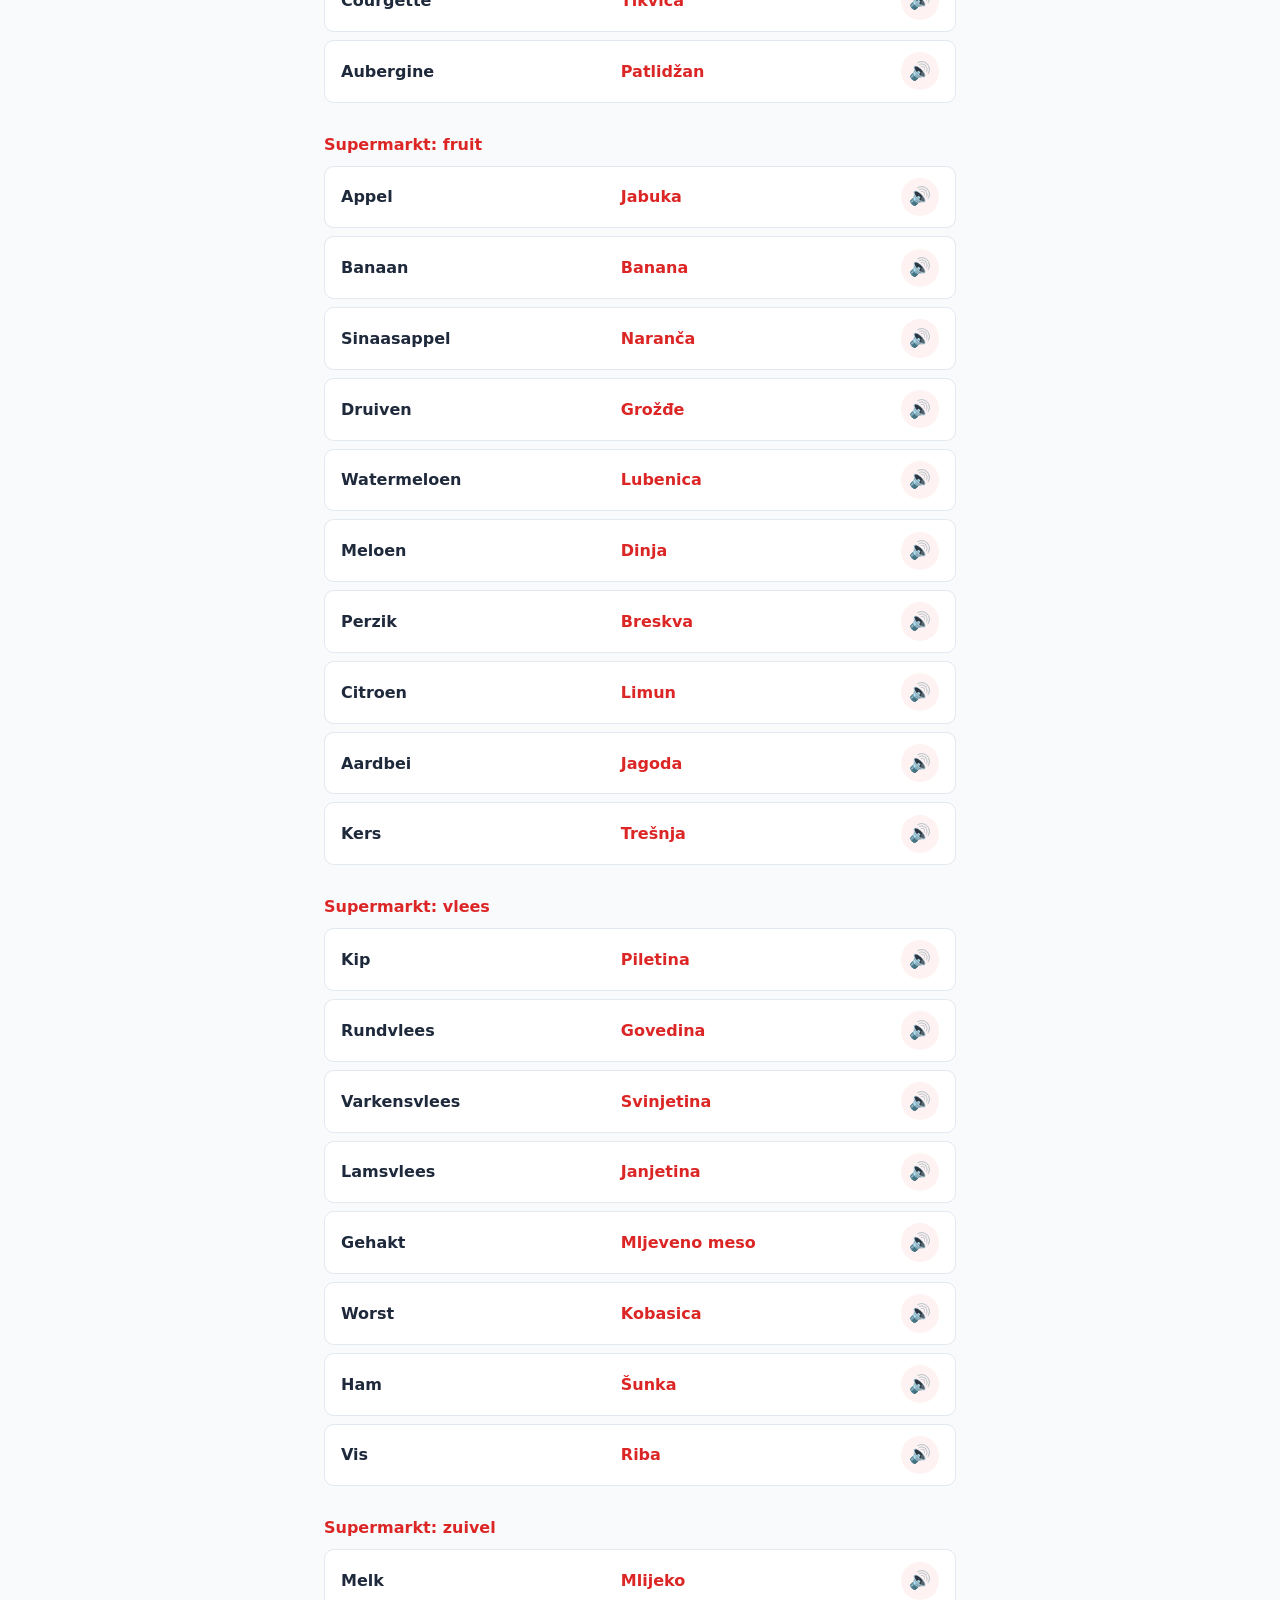
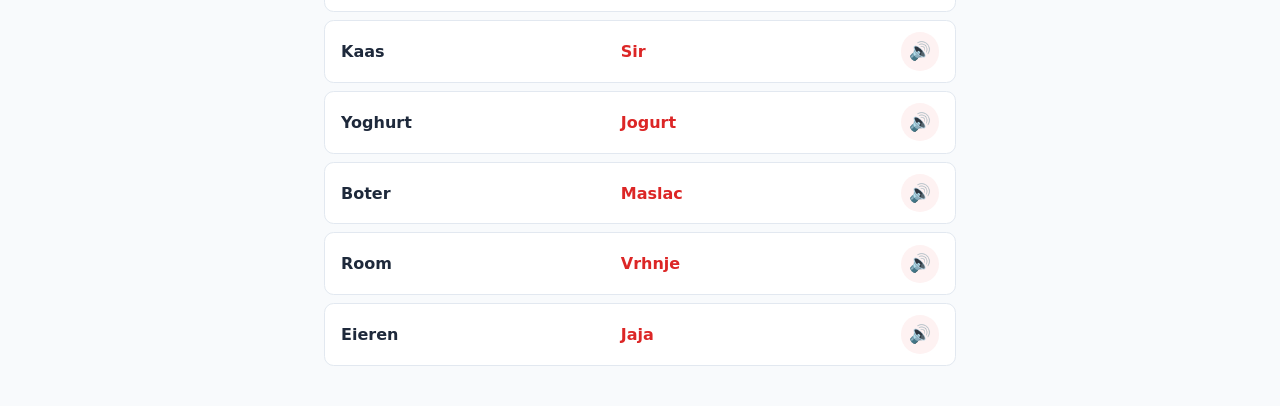
<file: experiences/kroatisch.html>
<!DOCTYPE html>
<html lang="nl">
<head>
  <meta charset="UTF-8" />
  <meta name="viewport" content="width=device-width, initial-scale=1.0" />
  <title>NL → Kroatisch</title>
  <link rel="stylesheet" href="../style.css" />
  <style>
    :root { --accent: #dc2626; }

    .search-row {
      margin-bottom: 1.5rem;
    }
    .search-row input {
      width: 100%;
      padding: .75rem 1rem;
      border-radius: .6rem;
      border: 1.5px solid #e2e8f0;
      font-size: 1rem;
    }
    .search-row input:focus {
      outline: none;
      border-color: var(--accent);
    }

    .category {
      margin-bottom: 2rem;
    }
    .category h3 {
      font-size: 1rem;
      font-weight: 700;
      color: var(--accent);
      margin-bottom: .75rem;
    }

    .word-row {
      display: flex;
      align-items: center;
      gap: .75rem;
      background: var(--white);
      border: 1.5px solid #e2e8f0;
      border-radius: .6rem;
      padding: .7rem 1rem;
      margin-bottom: .5rem;
    }
    .word-row .nl {
      flex: 1;
      font-weight: 600;
    }
    .word-row .hr {
      flex: 1;
      color: var(--accent);
      font-weight: 700;
    }
    .speak-btn {
      border: none;
      background: #fef2f2;
      color: var(--accent);
      width: 2.4rem;
      height: 2.4rem;
      border-radius: 50%;
      font-size: 1.1rem;
      cursor: pointer;
      flex-shrink: 0;
      transition: background .15s, transform .1s;
    }
    .speak-btn:hover { background: #fee2e2; }
    .speak-btn:active { transform: scale(.92); }
    .speak-btn.playing { background: var(--accent); color: #fff; }

    .no-tts {
      font-size: .85rem;
      color: var(--muted);
      margin-bottom: 1.5rem;
      display: none;
    }
  </style>
</head>
<body>
  <header>
    <nav>
      <span class="logo">NL → Kroatisch</span>
      <a href="../index.html" class="back-link">← Terug</a>
    </nav>
  </header>

  <main class="experience">
    <h1>🇭🇷 Basiswoorden voor op vakantie</h1>

    <p class="no-tts" id="no-tts">Uitspraak wordt niet ondersteund in deze browser.</p>

    <div class="search-row">
      <input type="text" id="search" placeholder="Zoek een woord... (bv. bedankt, water, links)" />
    </div>

    <div id="categories"></div>
  </main>

  <script>
    const data = [
      {
        cat: 'Begroetingen & beleefdheid',
        words: [
          ['Hallo / Hoi', 'Bok'],
          ['Goedemorgen', 'Dobro jutro'],
          ['Goedendag', 'Dobar dan'],
          ['Goedenavond', 'Dobra večer'],
          ['Goedenacht', 'Laku noć'],
          ['Tot ziens', 'Doviđenja'],
          ['Alsjeblieft', 'Molim'],
          ['Dank je wel', 'Hvala'],
          ['Graag gedaan', 'Nema na čemu'],
          ['Ja', 'Da'],
          ['Nee', 'Ne'],
          ['Sorry / Pardon', 'Oprostite'],
          ['Hoe gaat het?', 'Kako si?'],
          ['Goed, dank je', 'Dobro, hvala'],
          ['Spreekt u Engels?', 'Govorite li engleski?'],
          ['Ik begrijp het niet', 'Ne razumijem'],
        ],
      },
      {
        cat: 'Eten & drinken',
        words: [
          ['Water', 'Voda'],
          ['Bier', 'Pivo'],
          ['Wijn', 'Vino'],
          ['Koffie', 'Kava'],
          ['Brood', 'Kruh'],
          ['Lekker!', 'Ukusno!'],
          ['Proost!', 'Živjeli!'],
          ['De rekening, alstublieft', 'Račun, molim'],
          ['Hoeveel kost dit?', 'Koliko ovo košta?'],
        ],
      },
      {
        cat: 'Onderweg',
        words: [
          ['Waar is...?', 'Gdje je...?'],
          ['Waar is het toilet?', 'Gdje je WC?'],
          ['Links', 'Lijevo'],
          ['Rechts', 'Desno'],
          ['Rechtdoor', 'Ravno'],
          ['Strand', 'Plaža'],
          ['Zee', 'More'],
          ['Zon', 'Sunce'],
          ['Warm', 'Toplo'],
          ['Koud', 'Hladno'],
        ],
      },
      {
        cat: 'Noodgevallen',
        words: [
          ['Help!', 'Upomoć!'],
          ['Ziekenhuis', 'Bolnica'],
          ['Apotheek', 'Ljekarna'],
          ['Politie', 'Policija'],
          ['Vliegveld', 'Zračna luka'],
          ['Station', 'Kolodvor'],
          ['Taxi', 'Taksi'],
        ],
      },
      {
        cat: 'Getallen',
        words: [
          ['Een', 'Jedan'],
          ['Twee', 'Dva'],
          ['Drie', 'Tri'],
          ['Vier', 'Četiri'],
          ['Vijf', 'Pet'],
          ['Zes', 'Šest'],
          ['Zeven', 'Sedam'],
          ['Acht', 'Osam'],
          ['Negen', 'Devet'],
          ['Tien', 'Deset'],
        ],
      },
      {
        cat: 'Voorzieningen',
        words: [
          ['Supermarkt', 'Supermarket'],
          ['Bakker', 'Pekara'],
          ['Slager', 'Mesnica'],
          ['Zwembad', 'Bazen'],
          ['Markt', 'Tržnica'],
          ['Restaurant', 'Restoran'],
          ['Café', 'Kafić'],
          ['Bank', 'Banka'],
          ['Tankstation', 'Benzinska postaja'],
          ['Kapper', 'Frizer'],
          ['Wasserette', 'Praonica rublja'],
          ['Winkelcentrum', 'Trgovački centar'],
          ['Postkantoor', 'Pošta'],
          ['Kiosk', 'Kiosk'],
        ],
      },
      {
        cat: 'Dagen van de week',
        words: [
          ['Maandag', 'Ponedjeljak'],
          ['Dinsdag', 'Utorak'],
          ['Woensdag', 'Srijeda'],
          ['Donderdag', 'Četvrtak'],
          ['Vrijdag', 'Petak'],
          ['Zaterdag', 'Subota'],
          ['Zondag', 'Nedjelja'],
        ],
      },
      {
        cat: 'Supermarkt: groenten',
        words: [
          ['Tomaat', 'Rajčica'],
          ['Komkommer', 'Krastavac'],
          ['Ui', 'Luk'],
          ['Knoflook', 'Češnjak'],
          ['Aardappel', 'Krumpir'],
          ['Paprika', 'Paprika'],
          ['Wortel', 'Mrkva'],
          ['Sla', 'Salata'],
          ['Courgette', 'Tikvica'],
          ['Aubergine', 'Patlidžan'],
        ],
      },
      {
        cat: 'Supermarkt: fruit',
        words: [
          ['Appel', 'Jabuka'],
          ['Banaan', 'Banana'],
          ['Sinaasappel', 'Naranča'],
          ['Druiven', 'Grožđe'],
          ['Watermeloen', 'Lubenica'],
          ['Meloen', 'Dinja'],
          ['Perzik', 'Breskva'],
          ['Citroen', 'Limun'],
          ['Aardbei', 'Jagoda'],
          ['Kers', 'Trešnja'],
        ],
      },
      {
        cat: 'Supermarkt: vlees',
        words: [
          ['Kip', 'Piletina'],
          ['Rundvlees', 'Govedina'],
          ['Varkensvlees', 'Svinjetina'],
          ['Lamsvlees', 'Janjetina'],
          ['Gehakt', 'Mljeveno meso'],
          ['Worst', 'Kobasica'],
          ['Ham', 'Šunka'],
          ['Vis', 'Riba'],
        ],
      },
      {
        cat: 'Supermarkt: zuivel',
        words: [
          ['Melk', 'Mlijeko'],
          ['Kaas', 'Sir'],
          ['Yoghurt', 'Jogurt'],
          ['Boter', 'Maslac'],
          ['Room', 'Vrhnje'],
          ['Eieren', 'Jaja'],
        ],
      },
    ];

    const hasTTS = 'speechSynthesis' in window;
    if (!hasTTS) document.getElementById('no-tts').style.display = 'block';

    function speak(text, btn) {
      if (!hasTTS) return;
      window.speechSynthesis.cancel();
      const utter = new SpeechSynthesisUtterance(text);
      utter.lang = 'hr-HR';
      utter.rate = 0.9;
      btn.classList.add('playing');
      utter.onend = () => btn.classList.remove('playing');
      utter.onerror = () => btn.classList.remove('playing');
      window.speechSynthesis.speak(utter);
    }

    const container = document.getElementById('categories');

    function render(filter) {
      container.innerHTML = '';
      const f = filter.trim().toLowerCase();

      data.forEach(group => {
        const rows = group.words.filter(([nl, hr]) =>
          !f || nl.toLowerCase().includes(f) || hr.toLowerCase().includes(f)
        );
        if (!rows.length) return;

        const catEl = document.createElement('div');
        catEl.className = 'category';
        const h3 = document.createElement('h3');
        h3.textContent = group.cat;
        catEl.appendChild(h3);

        rows.forEach(([nl, hr]) => {
          const row = document.createElement('div');
          row.className = 'word-row';

          const nlEl = document.createElement('span');
          nlEl.className = 'nl';
          nlEl.textContent = nl;

          const hrEl = document.createElement('span');
          hrEl.className = 'hr';
          hrEl.textContent = hr;

          const btn = document.createElement('button');
          btn.className = 'speak-btn';
          btn.textContent = '🔊';
          btn.title = 'Uitspreken';
          btn.disabled = !hasTTS;
          btn.addEventListener('click', () => speak(hr, btn));

          row.appendChild(nlEl);
          row.appendChild(hrEl);
          row.appendChild(btn);
          catEl.appendChild(row);
        });

        container.appendChild(catEl);
      });
    }

    document.getElementById('search').addEventListener('input', e => render(e.target.value));
    render('');
  </script>
</body>
</html>
</file>
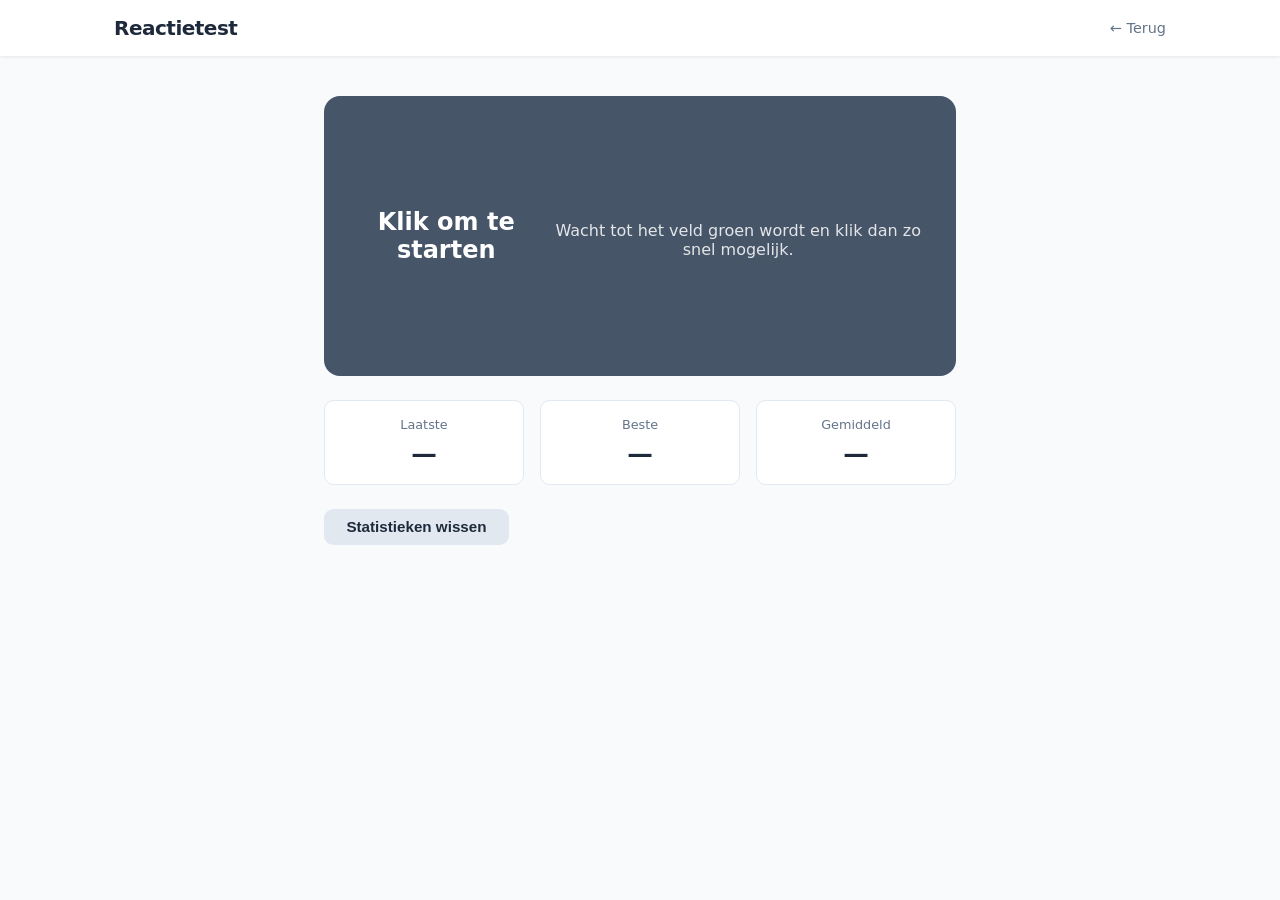
<file: experiences/reactie.html>
<!DOCTYPE html>
<html lang="nl">
<head>
  <meta charset="UTF-8" />
  <meta name="viewport" content="width=device-width, initial-scale=1.0" />
  <title>Reactietest</title>
  <link rel="stylesheet" href="../style.css" />
  <style>
    :root { --accent: #06b6d4; }

    .pad {
      width: 100%;
      height: 280px;
      border-radius: var(--radius);
      display: flex;
      align-items: center;
      justify-content: center;
      text-align: center;
      font-size: 1.5rem;
      font-weight: 700;
      color: #fff;
      cursor: pointer;
      user-select: none;
      transition: background .1s;
      margin-bottom: 1.5rem;
      padding: 1.5rem;
    }
    .pad.wait  { background: #475569; }
    .pad.ready { background: #06b6d4; }
    .pad.go    { background: #10b981; }
    .pad.early { background: #ef4444; }
    .pad small { display: block; font-size: 1rem; font-weight: 500; opacity: .85; margin-top: .5rem; }

    .stats {
      display: flex;
      gap: 1rem;
      margin-bottom: 1.5rem;
    }
    .stat {
      flex: 1;
      background: #fff;
      border: 1.5px solid #e2e8f0;
      border-radius: .6rem;
      padding: 1rem;
      text-align: center;
    }
    .stat .label { font-size: .8rem; color: var(--muted); margin-bottom: .35rem; }
    .stat .value { font-size: 1.6rem; font-weight: 800; font-variant-numeric: tabular-nums; }
  </style>
</head>
<body>
  <header>
    <nav>
      <span class="logo">Reactietest</span>
      <a href="../index.html" class="back-link">← Terug</a>
    </nav>
  </header>

  <main class="experience">
    <div class="pad wait" id="pad">
      Klik om te starten
      <small id="hint">Wacht tot het veld groen wordt en klik dan zo snel mogelijk.</small>
    </div>

    <div class="stats">
      <div class="stat">
        <div class="label">Laatste</div>
        <div class="value" id="last">—</div>
      </div>
      <div class="stat">
        <div class="label">Beste</div>
        <div class="value" id="best">—</div>
      </div>
      <div class="stat">
        <div class="label">Gemiddeld</div>
        <div class="value" id="avg">—</div>
      </div>
    </div>

    <button class="btn secondary" onclick="resetStats()">Statistieken wissen</button>
  </main>

  <script>
    const pad = document.getElementById('pad');
    const hint = document.getElementById('hint');
    const lastEl = document.getElementById('last');
    const bestEl = document.getElementById('best');
    const avgEl = document.getElementById('avg');

    let state = 'idle';   // idle | waiting | ready
    let timer = null;
    let startTime = 0;
    let times = [];

    function fmt(ms) { return ms + ' ms'; }

    function render() {
      if (!times.length) { lastEl.textContent = '—'; bestEl.textContent = '—'; avgEl.textContent = '—'; return; }
      lastEl.textContent = fmt(times[times.length - 1]);
      bestEl.textContent = fmt(Math.min(...times));
      avgEl.textContent = fmt(Math.round(times.reduce((a, b) => a + b, 0) / times.length));
    }

    function startWaiting() {
      state = 'waiting';
      pad.className = 'pad wait';
      pad.firstChild.textContent = 'Wacht op groen...';
      hint.textContent = 'Niet te vroeg klikken!';
      const delay = 1000 + Math.random() * 3000;
      timer = setTimeout(() => {
        state = 'ready';
        pad.className = 'pad go';
        pad.firstChild.textContent = 'KLIK!';
        hint.textContent = '';
        startTime = performance.now();
      }, delay);
    }

    function handleClick() {
      if (state === 'idle') {
        startWaiting();
      } else if (state === 'waiting') {
        clearTimeout(timer);
        state = 'idle';
        pad.className = 'pad early';
        pad.firstChild.textContent = 'Te vroeg!';
        hint.textContent = 'Klik om opnieuw te proberen.';
      } else if (state === 'ready') {
        const reaction = Math.round(performance.now() - startTime);
        times.push(reaction);
        render();
        state = 'idle';
        pad.className = 'pad ready';
        pad.firstChild.textContent = fmt(reaction);
        hint.textContent = 'Klik om opnieuw te starten.';
      }
    }

    function resetStats() {
      times = [];
      render();
    }

    pad.addEventListener('click', handleClick);
    render();
  </script>
</body>
</html>
</file>
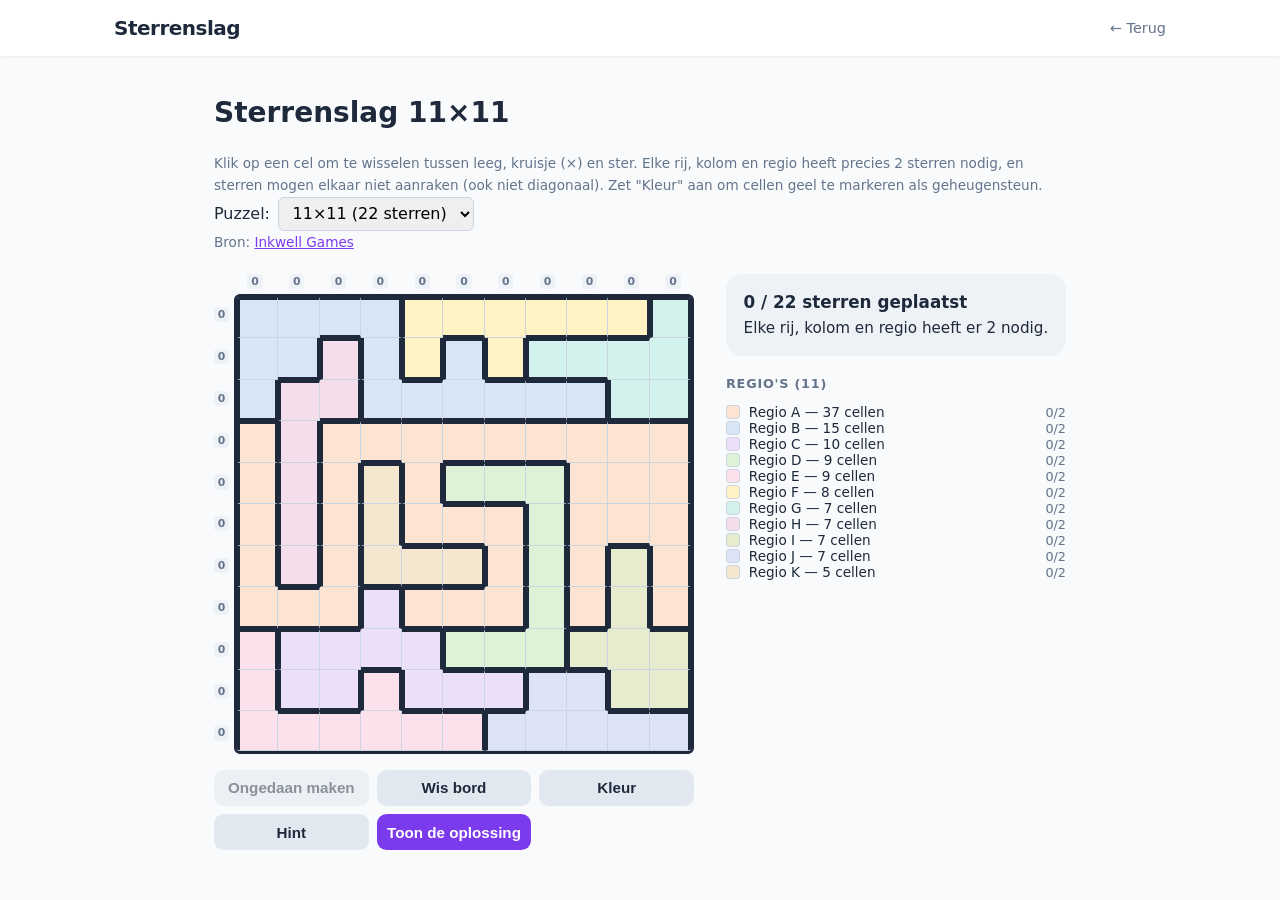
<file: experiences/sterrenslag.html>
<!DOCTYPE html>
<html lang="nl">
<head>
  <meta charset="UTF-8" />
  <meta name="viewport" content="width=device-width, initial-scale=1.0" />
  <title>Sterrenslag</title>
  <link rel="stylesheet" href="../style.css" />
  <style>
    :root {
      --accent: #7c3aed;
      --star: #d97706;
      --star-ink: #78350f;
      --line: #cbd5e1;
      --line-strong: #1e293b;
      --good-bg: #dcfce7;
      --good-ink: #15803d;
      --bad-bg: #fee2e2;
      --bad-ink: #b91c1c;
      --count-bg: #eef2f7;
      --rA: #fde3d2; --rB: #d6e6f7; --rC: #ecdffa; --rD: #dcf3d8; --rE: #fce0ec;
      --rF: #fff3c4; --rG: #d3f2ee; --rH: #f6ddec; --rI: #e7ecce; --rJ: #dde3f7; --rK: #f5e6cf;
    }

    .experience { max-width: 900px; }

    .board-layout {
      display: flex;
      gap: 2rem;
      flex-wrap: wrap;
      align-items: flex-start;
      margin-top: 1.5rem;
    }

    .board-col { display: flex; flex-direction: column; gap: 1rem; flex-shrink: 0; max-width: 100%; }

    .puzzle-select { display: flex; align-items: center; gap: .5rem; flex-wrap: wrap; }
    .puzzle-select select {
      font: inherit; padding: .35rem .6rem; border-radius: 6px; border: 1px solid var(--line);
    }
    .puzzle-meta { font-size: .85rem; color: var(--muted); margin: .2rem 0 0; }
    .puzzle-meta a { color: var(--accent); }

    .board-grid {
      display: grid;
      grid-template-columns: auto 1fr;
      grid-template-rows: auto 1fr;
      width: min(480px, 88vw);
      gap: .3rem;
    }
    .colcounts { grid-column: 2; grid-row: 1; display: grid; }
    .rowcounts { grid-column: 1; grid-row: 2; display: grid; }
    .count {
      display: flex; align-items: center; justify-content: center;
      font-size: .68rem; font-weight: 700; font-variant-numeric: tabular-nums;
      color: var(--muted); background: var(--count-bg); border-radius: 4px;
      width: 1.4em; height: 1.4em; margin: auto;
    }
    .count.ok { color: var(--good-ink); background: var(--good-bg); }
    .count.over { color: var(--bad-ink); background: var(--bad-bg); }

    .board {
      grid-column: 2; grid-row: 2;
      display: grid;
      aspect-ratio: 1;
      border: 3px solid var(--line-strong);
      border-radius: 6px;
      overflow: hidden;
      background: var(--white);
    }
    .cell {
      position: relative;
      display: flex; align-items: center; justify-content: center;
      border-right: 1px solid var(--line);
      border-bottom: 1px solid var(--line);
      font-size: 0;
      cursor: pointer;
      -webkit-tap-highlight-color: transparent;
      user-select: none;
    }
    .cell:hover { filter: brightness(.94); }
    .cell.star::after {
      content: "★";
      font-size: clamp(12px, 2.6vw, 20px);
      color: var(--star);
      -webkit-text-stroke: .5px var(--star-ink);
    }
    .cell.marked::after {
      content: "×";
      font-size: clamp(12px, 2.6vw, 20px);
      font-weight: 700;
      color: var(--muted);
    }
    .cell.conflict { box-shadow: inset 0 0 0 2px var(--bad-ink); }
    .cell.conflict::after { color: var(--bad-ink); }
    .cell.hint-new { box-shadow: inset 0 0 0 3px var(--accent); }
    .cell.hint-cause { box-shadow: inset 0 0 0 2px var(--star); }
    .cell.hint-new.hint-cause { box-shadow: inset 0 0 0 2px var(--star), inset 0 0 0 4px var(--accent); }
    .cell.user-color::before {
      content: "";
      position: absolute;
      inset: 0;
      background: rgba(250, 204, 21, .55);
      pointer-events: none;
    }
    .region-letter {
      display: none;
      position: absolute;
      top: 1px;
      left: 3px;
      font-size: clamp(8px, 1.6vw, 11px);
      font-weight: 700;
      line-height: 1;
      color: var(--text);
      opacity: .65;
      pointer-events: none;
    }
    .cell.hint-region .region-letter { display: block; }
    .board.paint-mode .cell { cursor: crosshair; }
    #colorModeBtn.active { background: var(--accent); color: #fff; }
    .btn:disabled { opacity: .5; cursor: not-allowed; }
    .btn:disabled:hover { filter: none; transform: none; }
    .cell[data-br="1"] { border-right: 3px solid var(--line-strong); }
    .cell[data-bb="1"] { border-bottom: 3px solid var(--line-strong); }
    .cell[data-bl="1"] { border-left: 3px solid var(--line-strong); }
    .cell[data-bt="1"] { border-top: 3px solid var(--line-strong); }

    .toolbar {
      display: grid;
      grid-template-columns: repeat(3, 1fr);
      gap: .5rem;
      max-width: min(480px, 88vw);
    }
    .toolbar .btn {
      justify-content: center;
      text-align: center;
      padding-left: .6rem;
      padding-right: .6rem;
      white-space: normal;
    }

    .hint-box {
      border-radius: var(--radius);
      padding: 1rem 1.1rem;
      font-size: .9rem; line-height: 1.5;
      background: #ede9fe; color: #4c1d95;
      border: 1px solid #ddd6fe;
    }
    .hint-box strong { display: block; font-size: .95rem; margin-bottom: .15rem; }

    aside { flex: 1; min-width: 240px; display: flex; flex-direction: column; gap: 1.25rem; }
    .status {
      border-radius: var(--radius);
      padding: 1rem 1.1rem;
      font-size: .95rem; line-height: 1.5;
      background: var(--count-bg); color: var(--text);
    }
    .status.good { background: var(--good-bg); color: var(--good-ink); }
    .status.bad { background: var(--bad-bg); color: var(--bad-ink); }
    .status strong { display: block; font-size: 1.05rem; margin-bottom: .15rem; }

    .legend { display: flex; flex-direction: column; gap: .4rem; }
    .legend h2 { font-size: .8rem; text-transform: uppercase; letter-spacing: .06em; color: var(--muted); margin: 0 0 .4rem; font-weight: 700; }
    .legend-row { display: flex; align-items: center; gap: .55rem; font-size: .85rem; }
    .legend-row .cnt { margin-left: auto; font-variant-numeric: tabular-nums; color: var(--muted); font-size: .8rem; }
    .legend-row.ok .cnt { color: var(--good-ink); font-weight: 700; }
    .legend-row.over .cnt { color: var(--bad-ink); font-weight: 700; }
    .swatch { width: 14px; height: 14px; border-radius: 3px; border: 1px solid var(--line); flex-shrink: 0; }

    .note { font-size: .85rem; color: var(--muted); line-height: 1.6; }
  </style>
</head>
<body>
  <header>
    <nav>
      <span class="logo">Sterrenslag</span>
      <a href="../index.html" class="back-link">← Terug</a>
    </nav>
  </header>

  <main class="experience">
    <h1 id="title">Sterrenslag</h1>
    <p class="note">Klik op een cel om te wisselen tussen leeg, kruisje (×) en ster. Elke rij, kolom en regio heeft precies 2 sterren nodig, en sterren mogen elkaar niet aanraken (ook niet diagonaal). Zet "Kleur" aan om cellen geel te markeren als geheugensteun.</p>

    <div class="puzzle-select">
      <label for="puzzlePicker">Puzzel:</label>
      <select id="puzzlePicker"></select>
    </div>
    <p class="puzzle-meta" id="puzzleMeta"></p>

    <div class="board-layout">
      <div class="board-col">
        <div class="board-grid">
          <div class="colcounts" id="colcounts"></div>
          <div class="rowcounts" id="rowcounts"></div>
          <div class="board" id="board" aria-label="Interactief sterrenslag-bord"></div>
        </div>
        <div class="toolbar">
          <button class="btn secondary" id="undoBtn" disabled>Ongedaan maken</button>
          <button class="btn secondary" id="clearBtn">Wis bord</button>
          <button class="btn secondary" id="colorModeBtn">Kleur</button>
          <button class="btn secondary" id="hintBtn">Hint</button>
          <button class="btn" id="solveBtn">Toon de oplossing</button>
        </div>
      </div>

      <aside>
        <div class="hint-box" id="hintBox" hidden></div>

        <div class="status" id="status">
          <strong>0 sterren geplaatst</strong>
          Elke rij, kolom en regio heeft er 2 nodig.
        </div>

        <div class="legend">
          <h2 id="legend-title">Regio's</h2>
          <div id="legend-list"></div>
        </div>
      </aside>
    </div>
  </main>

  <script>
    const puzzles = {
      p11: {
        label: '11×11',
        n: 11,
        regionCells: {
          A: [[4,1],[4,3],[4,4],[4,5],[4,6],[4,7],[4,8],[4,9],[4,10],[4,11],[5,1],[5,3],[5,5],[5,9],[5,10],[5,11],[6,1],[6,3],[6,5],[6,6],[6,7],[6,9],[6,10],[6,11],[7,1],[7,3],[7,7],[7,9],[7,11],[8,1],[8,2],[8,3],[8,5],[8,6],[8,7],[8,9],[8,11]],
          B: [[1,1],[1,2],[1,3],[1,4],[2,1],[2,2],[2,4],[2,6],[3,1],[3,4],[3,5],[3,6],[3,7],[3,8],[3,9]],
          C: [[8,4],[9,2],[9,3],[9,4],[9,5],[10,2],[10,3],[10,5],[10,6],[10,7]],
          D: [[5,6],[5,7],[5,8],[6,8],[7,8],[8,8],[9,6],[9,7],[9,8]],
          E: [[9,1],[10,1],[10,4],[11,1],[11,2],[11,3],[11,4],[11,5],[11,6]],
          F: [[1,5],[1,6],[1,7],[1,8],[1,9],[1,10],[2,5],[2,7]],
          G: [[1,11],[2,8],[2,9],[2,10],[2,11],[3,10],[3,11]],
          H: [[2,3],[3,2],[3,3],[4,2],[5,2],[6,2],[7,2]],
          I: [[7,10],[8,10],[9,9],[9,10],[9,11],[10,10],[10,11]],
          J: [[10,8],[10,9],[11,7],[11,8],[11,9],[11,10],[11,11]],
          K: [[5,4],[6,4],[7,4],[7,5],[7,6]],
        },
        solutionStars: ["1,3","1,5","2,7","2,9","3,5","3,11","4,2","4,8","5,6","5,10","6,2","6,4","7,6","7,10","8,4","8,8","9,1","9,11","10,3","10,9","11,1","11,7"],
        source: { name: 'Inkwell Games', url: 'https://inkwellgames.com' },
      },
      p9: {
        label: '9×9',
        n: 9,
        date: '12 september 2026',
        source: { name: 'Inkwell Games', url: 'https://inkwellgames.com' },
        regionCells: {
          A: [[1,1],[1,2],[1,3],[1,4],[2,1],[2,4],[3,3],[3,4],[4,2],[4,3],[4,4],[5,2],[5,4]],
          B: [[1,5],[2,5],[3,5],[3,6],[4,5],[4,6],[5,5],[5,6]],
          C: [[1,6],[1,7],[1,8],[1,9],[2,6],[2,7],[2,8],[2,9]],
          D: [[2,2],[2,3],[3,1],[3,2],[4,1],[5,1],[5,3],[6,1],[6,2],[6,3]],
          E: [[3,7],[3,8],[3,9],[4,7],[4,9],[5,9],[6,8],[6,9],[7,7],[7,8]],
          F: [[4,8],[5,7],[5,8],[6,6],[6,7]],
          G: [[6,4],[6,5],[7,4],[7,5],[8,4],[8,5],[9,4],[9,5]],
          H: [[7,1],[7,2],[7,3],[8,1],[8,2],[8,3],[9,1],[9,2],[9,3]],
          I: [[7,6],[7,9],[8,6],[8,7],[8,8],[8,9],[9,6],[9,7],[9,8],[9,9]],
        },
        solutionStars: ["1,3","1,7","2,5","2,9","3,1","3,7","4,3","4,5","5,1","5,8","6,4","6,6","7,2","7,8","8,4","8,6","9,2","9,9"],
      },
    };

    let n, regionCells, cellRegion, regionTopLeft, solutionStars, stars, marks, userColors, cellEls;
    let hintNew = new Set(), hintCause = new Set(), hintRegions = new Set();
    let colorMode = false;
    let moveHistory = [];

    const board = document.getElementById('board');
    const colcounts = document.getElementById('colcounts');
    const rowcounts = document.getElementById('rowcounts');
    const legend = document.getElementById('legend-list');
    const legendTitle = document.getElementById('legend-title');
    const statusEl = document.getElementById('status');
    const titleEl = document.getElementById('title');
    const picker = document.getElementById('puzzlePicker');
    const puzzleMeta = document.getElementById('puzzleMeta');
    const hintBox = document.getElementById('hintBox');
    const colorModeBtn = document.getElementById('colorModeBtn');
    const undoBtn = document.getElementById('undoBtn');

    function pushHistory() {
      moveHistory.push({ stars: [...stars], marks: [...marks], userColors: [...userColors] });
      if (moveHistory.length > 200) moveHistory.shift();
      undoBtn.disabled = false;
    }

    function undo() {
      const prev = moveHistory.pop();
      if (!prev) return;
      stars = new Set(prev.stars);
      marks = new Set(prev.marks);
      userColors = new Set(prev.userColors);
      clearHint();
      undoBtn.disabled = moveHistory.length === 0;
      render();
    }
    undoBtn.addEventListener('click', undo);

    for (const [id, p] of Object.entries(puzzles)) {
      const opt = document.createElement('option');
      opt.value = id;
      opt.textContent = `${p.label} (${p.n * 2} sterren)`;
      picker.appendChild(opt);
    }
    picker.addEventListener('change', () => loadPuzzle(picker.value));

    function loadPuzzle(id) {
      const p = puzzles[id];
      n = p.n;
      regionCells = p.regionCells;
      solutionStars = new Set(p.solutionStars);
      stars = new Set();
      marks = new Set();
      userColors = new Set();
      hintNew = new Set();
      hintCause = new Set();
      hintRegions = new Set();
      moveHistory = [];
      undoBtn.disabled = true;
      cellRegion = {};
      for (const [reg, cells] of Object.entries(regionCells)) {
        for (const [r, c] of cells) cellRegion[`${r},${c}`] = reg;
      }
      // Default cell to print each region's letter in (top row, then
      // leftmost column) — used whenever a hint about that region has no
      // bordered cells of its own to put the letter in instead.
      regionTopLeft = {};
      for (const [reg, cells] of Object.entries(regionCells)) {
        let best = null;
        for (const [r, c] of cells) {
          if (!best || r < best[0] || (r === best[0] && c < best[1])) best = [r, c];
        }
        regionTopLeft[reg] = key(best[0], best[1]);
      }

      titleEl.textContent = `Sterrenslag ${p.label}`;
      legendTitle.textContent = `Regio's (${Object.keys(regionCells).length})`;
      const url = new URL(location.href);
      url.searchParams.set('puzzle', id);
      history.replaceState(null, '', url);
      const metaParts = [];
      if (p.date) metaParts.push(`Datum: ${p.date}`);
      if (p.source) metaParts.push(`Bron: <a href="${p.source.url}" target="_blank" rel="noopener">${p.source.name}</a>`);
      puzzleMeta.innerHTML = metaParts.join(' · ');
      hintBox.hidden = true;
      hintBox.innerHTML = '';

      board.style.gridTemplateColumns = `repeat(${n}, 1fr)`;
      colcounts.style.gridTemplateColumns = `repeat(${n}, 1fr)`;
      rowcounts.style.gridTemplateRows = `repeat(${n}, 1fr)`;

      board.innerHTML = '';
      colcounts.innerHTML = '';
      rowcounts.innerHTML = '';
      legend.innerHTML = '';
      cellEls = {};

      for (let r = 1; r <= n; r++) {
        for (let c = 1; c <= n; c++) {
          const div = document.createElement('div');
          const reg = cellRegion[`${r},${c}`];
          div.className = 'cell';
          div.style.background = `var(--r${reg})`;
          if (cellRegion[`${r},${c+1}`] !== reg) div.dataset.br = "1";
          if (cellRegion[`${r+1},${c}`] !== reg && r < n) div.dataset.bb = "1";
          if (c === 1 || cellRegion[`${r},${c-1}`] !== reg) div.dataset.bl = "1";
          if (r === 1 || cellRegion[`${r-1},${c}`] !== reg) div.dataset.bt = "1";
          div.addEventListener('click', () => toggle(r, c));
          div.setAttribute('role', 'button');
          div.setAttribute('aria-label', `rij ${r}, kolom ${c}`);
          const letterEl = document.createElement('span');
          letterEl.className = 'region-letter';
          letterEl.textContent = reg;
          div.appendChild(letterEl);
          board.appendChild(div);
          cellEls[`${r},${c}`] = div;
        }
      }
      for (let c = 1; c <= n; c++) {
        const d = document.createElement('div'); d.className = 'count'; d.id = `col-${c}`;
        colcounts.appendChild(d);
      }
      for (let r = 1; r <= n; r++) {
        const d = document.createElement('div'); d.className = 'count'; d.id = `row-${r}`;
        rowcounts.appendChild(d);
      }

      const regionSizes = {};
      for (const [reg, cells] of Object.entries(regionCells)) regionSizes[reg] = cells.length;
      for (const reg of Object.keys(regionCells).sort()) {
        const row = document.createElement('div');
        row.className = 'legend-row';
        row.id = `legend-${reg}`;
        row.innerHTML = `<span class="swatch" style="background:var(--r${reg})"></span><span>Regio ${reg} — ${regionSizes[reg]} cellen</span><span class="cnt" id="regcnt-${reg}">0/2</span>`;
        legend.appendChild(row);
      }

      render();
    }

    function toggle(r, c) {
      const k = `${r},${c}`;
      pushHistory();
      if (colorMode) {
        if (userColors.has(k)) userColors.delete(k); else userColors.add(k);
        render();
        return;
      }
      if (marks.has(k)) { marks.delete(k); stars.add(k); }
      else if (stars.has(k)) { stars.delete(k); }
      else { marks.add(k); }
      clearHint();
      render();
    }

    function clearHint() {
      hintNew = new Set();
      hintCause = new Set();
      hintRegions = new Set();
      hintBox.hidden = true;
      hintBox.innerHTML = '';
    }

    function key(r, c) { return `${r},${c}`; }
    function isAdjacent(a, b) {
      const [r1, c1] = a.split(',').map(Number);
      const [r2, c2] = b.split(',').map(Number);
      return Math.abs(r1 - r2) <= 1 && Math.abs(c1 - c2) <= 1 && key(r1, c1) !== key(r2, c2);
    }

    function render() {
      const rowCount = Array(n + 1).fill(0);
      const colCount = Array(n + 1).fill(0);
      const regCount = {}; for (const reg of Object.keys(regionCells)) regCount[reg] = 0;
      const conflicted = new Set();

      for (const k of stars) {
        const [r, c] = k.split(',').map(Number);
        rowCount[r]++; colCount[c]++; regCount[cellRegion[k]]++;
      }
      const starArr = [...stars];
      for (let i = 0; i < starArr.length; i++) {
        for (let j = i + 1; j < starArr.length; j++) {
          if (isAdjacent(starArr[i], starArr[j])) {
            conflicted.add(starArr[i]); conflicted.add(starArr[j]);
          }
        }
      }

      // Each hinted region gets its letter printed in exactly one cell:
      // preferably a bordered (hint-cause/hint-new) cell of that region —
      // the top-left-most one, if it has several — otherwise the region's
      // own default top-left cell.
      const letterCell = {};
      for (const reg of hintRegions) {
        let best = null;
        for (const k of [...hintCause, ...hintNew]) {
          if (cellRegion[k] !== reg) continue;
          const [r, c] = k.split(',').map(Number);
          if (!best || r < best.r || (r === best.r && c < best.c)) best = { k, r, c };
        }
        letterCell[reg] = best ? best.k : regionTopLeft[reg];
      }

      for (const [k, div] of Object.entries(cellEls)) {
        div.classList.toggle('star', stars.has(k));
        div.classList.toggle('marked', marks.has(k));
        div.classList.toggle('user-color', userColors.has(k));
        div.classList.toggle('conflict', conflicted.has(k));
        div.classList.toggle('hint-new', hintNew.has(k));
        div.classList.toggle('hint-cause', hintCause.has(k));
        div.classList.toggle('hint-region', letterCell[cellRegion[k]] === k);
      }
      for (let r = 1; r <= n; r++) {
        const el = document.getElementById(`row-${r}`);
        el.textContent = rowCount[r];
        el.className = 'count' + (rowCount[r] === 2 ? ' ok' : rowCount[r] > 2 ? ' over' : '');
      }
      for (let c = 1; c <= n; c++) {
        const el = document.getElementById(`col-${c}`);
        el.textContent = colCount[c];
        el.className = 'count' + (colCount[c] === 2 ? ' ok' : colCount[c] > 2 ? ' over' : '');
      }
      for (const reg of Object.keys(regionCells)) {
        const el = document.getElementById(`regcnt-${reg}`);
        const row = document.getElementById(`legend-${reg}`);
        el.textContent = `${regCount[reg]}/2`;
        row.className = 'legend-row' + (regCount[reg] === 2 ? ' ok' : regCount[reg] > 2 ? ' over' : '');
      }

      const total = stars.size;
      const need = n * 2;
      const rowsOk = rowCount.slice(1).every(v => v === 2);
      const colsOk = colCount.slice(1).every(v => v === 2);
      const regsOk = Object.values(regCount).every(v => v === 2);
      const noConflict = conflicted.size === 0;

      if (total === need && rowsOk && colsOk && regsOk && noConflict) {
        statusEl.className = 'status good';
        statusEl.innerHTML = `<strong>Opgelost! ✓</strong>Elke rij, kolom en regio heeft precies 2 sterren, en geen enkele raakt een andere aan.`;
      } else if (conflicted.size > 0) {
        statusEl.className = 'status bad';
        statusEl.innerHTML = `<strong>${total} / ${need} sterren geplaatst</strong>Twee sterren raken elkaar aan (rood) — dat mag niet, ook niet diagonaal.`;
      } else {
        statusEl.className = 'status';
        statusEl.innerHTML = `<strong>${total} / ${need} sterren geplaatst</strong>Elke rij, kolom en regio heeft er 2 nodig.`;
      }
    }

    document.getElementById('clearBtn').addEventListener('click', () => {
      pushHistory();
      stars = new Set(); marks = new Set(); userColors = new Set(); clearHint(); render();
    });
    colorModeBtn.addEventListener('click', () => {
      colorMode = !colorMode;
      colorModeBtn.classList.toggle('active', colorMode);
      colorModeBtn.textContent = colorMode ? 'Kleur: aan' : 'Kleur';
      board.classList.toggle('paint-mode', colorMode);
    });
    document.getElementById('solveBtn').addEventListener('click', () => {
      pushHistory();
      stars = new Set(solutionStars);
      marks = new Set();
      for (let r = 1; r <= n; r++) {
        for (let c = 1; c <= n; c++) {
          const k = `${r},${c}`;
          if (!stars.has(k)) marks.add(k);
        }
      }
      clearHint();
      render();
    });

    // --- Hint solver -----------------------------------------------------
    // Applies standard star-battle deduction rules to the current board
    // state (not the stored solution) so every hint follows logically from
    // what's already marked.

    function getUnits() {
      const units = [];
      for (let r = 1; r <= n; r++) {
        const cells = []; for (let c = 1; c <= n; c++) cells.push(key(r, c));
        units.push({ kind: 'rij', label: `rij ${r}`, cells });
      }
      for (let c = 1; c <= n; c++) {
        const cells = []; for (let r = 1; r <= n; r++) cells.push(key(r, c));
        units.push({ kind: 'kolom', label: `kolom ${c}`, cells });
      }
      for (const reg of Object.keys(regionCells)) {
        const cells = regionCells[reg].map(([r, c]) => key(r, c));
        units.push({ kind: 'regio', label: `regio ${reg}`, cells });
      }
      return units;
    }

    function unitState(unit) {
      const starCells = unit.cells.filter(k => stars.has(k));
      const unknown = unit.cells.filter(k => !stars.has(k) && !marks.has(k));
      return { starCells, unknown, remaining: 2 - starCells.length };
    }

    // Region units are labelled "regio X" — pull the bare letter back out
    // so it can be recorded on a hint's `regions` list.
    function regionLetter(unit) {
      return unit.kind === 'regio' ? unit.label.split(' ')[1] : null;
    }

    function findConflict() {
      for (const s of stars) {
        for (const t of stars) {
          if (s !== t && isAdjacent(s, t)) {
            return {
              cause: [s, t], target: [],
              text: `Twee sterren raken elkaar aan (rij/kolom naast elkaar of diagonaal) — bij ${cellLabel(s)} en ${cellLabel(t)}. Dat mag niet, haal er een weg.`,
              regions: [...new Set([cellRegion[s], cellRegion[t]])],
            };
          }
        }
      }
      for (const unit of getUnits()) {
        const { starCells, unknown, remaining } = unitState(unit);
        if (starCells.length > 2) {
          return {
            cause: starCells, target: [],
            text: `Er staan al ${starCells.length} sterren in ${unit.label}, dat mogen er maar 2 zijn. Haal er een weg voordat je verdergaat.`,
            regions: regionLetter(unit) ? [regionLetter(unit)] : [],
          };
        }
        if (remaining > 0 && unknown.length < remaining) {
          return {
            cause: [], target: [],
            text: `${capitalize(unit.label)} heeft nog ${remaining} ster${remaining > 1 ? 'ren' : ''} nodig, maar er zijn geen lege cellen meer over. Er staat ergens een kruisje dat een ster had moeten zijn — controleer ${unit.label}.`,
            regions: regionLetter(unit) ? [regionLetter(unit)] : [],
          };
        }
      }
      return null;
    }

    function cellLabel(k) {
      const [r, c] = k.split(',').map(Number);
      return `rij ${r}, kolom ${c} (regio ${cellRegion[k]})`;
    }

    function computeHint() {
      const conflict = findConflict();
      if (conflict) return conflict;

      const units = getUnits();

      // Every rule below, once it finds an applicable deduction, no longer
      // returns it right away — it hands it to `consider` along with a
      // complexity score: how many rows/columns/regions a person would
      // have to look at to verify the reasoning (0 for a plain star's
      // neighbours, 1 for a single unit, more for rules that reason about
      // several lines/regions at once). After every rule has had a chance
      // to weigh in, the hint with the lowest score wins — so the solver
      // always offers the most locally-obvious next step rather than the
      // first one it happens to stumble across.
      let best = null;
      function consider(hint, complexity) {
        if (!best || complexity < best.complexity) best = { ...hint, complexity };
      }

      // Shared helper: the largest set of mutually non-adjacent cells
      // within a small cell list, capped at `cap` (search stops early
      // once that many are found). Used by several rules below to work
      // out how many non-touching stars a cluster of cells can actually
      // hold, rather than just counting cells.
      const INDEP_CAP = 10;
      function maxIndependentSet(cells, cap) {
        let best = 0;
        (function backtrack(idx, chosen) {
          if (chosen.length > best) best = chosen.length;
          if (best >= cap || idx >= cells.length) return;
          if (chosen.every(c => !isAdjacent(c, cells[idx]))) {
            chosen.push(cells[idx]);
            backtrack(idx + 1, chosen);
            chosen.pop();
          }
          backtrack(idx + 1, chosen);
        })(0, []);
        return best;
      }
      function maxAchievable(cells, remaining) {
        if (!cells.length || remaining <= 0) return 0;
        if (cells.length > INDEP_CAP) return Math.min(remaining, cells.length);
        return Math.min(remaining, maxIndependentSet(cells, remaining));
      }

      // Rule 1: cells adjacent to an existing star must be empty (X).
      for (const s of stars) {
        const [r, c] = s.split(',').map(Number);
        const targets = [];
        for (let dr = -1; dr <= 1; dr++) {
          for (let dc = -1; dc <= 1; dc++) {
            if (dr === 0 && dc === 0) continue;
            const rr = r + dr, cc = c + dc;
            if (rr < 1 || rr > n || cc < 1 || cc > n) continue;
            const k = key(rr, cc);
            if (!stars.has(k) && !marks.has(k)) targets.push(k);
          }
        }
        if (targets.length) {
          consider({
            cause: [s], target: targets,
            text: `Sterren mogen elkaar niet aanraken, ook niet diagonaal. Rond de ster op ${cellLabel(s)} kan dus nergens anders een ster staan — die cellen worden kruisjes.`,
            regions: [cellRegion[s]],
          }, 0);
        }
      }

      // Rule 2: a unit that already has 2 stars can't take any more.
      for (const unit of units) {
        const { starCells, unknown } = unitState(unit);
        if (starCells.length === 2 && unknown.length) {
          consider({
            cause: starCells, target: unknown,
            text: `${capitalize(unit.label)} heeft al 2 sterren, dus de rest van ${unit.kind === 'rij' ? 'die rij' : unit.kind === 'kolom' ? 'die kolom' : 'die regio'} kan geen ster meer bevatten — kruisjes erbij.`,
            regions: regionLetter(unit) ? [regionLetter(unit)] : [],
          }, 1);
        }
      }

      // Rule 3: a unit whose remaining empty cells exactly match the
      // number of stars it still needs must place stars in all of them.
      for (const unit of units) {
        const { unknown, remaining } = unitState(unit);
        if (remaining > 0 && unknown.length === remaining) {
          consider({
            cause: [], target: unknown,
            text: `${capitalize(unit.label)} heeft nog ${remaining} ster${remaining > 1 ? 'ren' : ''} nodig en heeft nog maar ${unknown.length === 1 ? 'één mogelijke cel' : `${unknown.length} mogelijke cellen`} over, dus daar moet${remaining === 1 ? '' : 'en'} de ster${remaining > 1 ? 'ren' : ''} staan.`,
            place: true,
            regions: regionLetter(unit) ? [regionLetter(unit)] : [],
          }, 1);
        }
      }

      // Rule 3b: a unit's remaining candidates may fall apart into
      // separate clusters of mutually-touching cells (no cell in one
      // cluster adjacent to any cell in another). Each cluster can hold
      // at most as many non-touching stars as its own layout allows —
      // a lone cell holds at most 1; two touching cells also hold at
      // most 1 between them; three in a straight row can hold 2 (the
      // two ends, never the middle); a longer run can hold more. If
      // those per-cluster maximums add up to exactly how many stars the
      // unit still needs, every cluster must hit its own maximum exactly
      // — even a single cluster covering the whole unit counts (its
      // "sum" is just its own max). Within a cluster that must hit its
      // max, we then check every way of actually doing that: a cell
      // present in ALL of them must be a star; a cell present in NONE of
      // them must be a cross. A 3-in-a-row cluster needing 2 stars has
      // only one way to do it (the two ends), so both ends become stars
      // and the middle a cross in one step.
      function allMaxIndependentSets(cells, targetSize) {
        const results = [];
        (function backtrack(idx, chosen) {
          if (chosen.length === targetSize) { results.push(chosen.slice()); return; }
          if (idx >= cells.length) return;
          if (chosen.length + (cells.length - idx) < targetSize) return;
          if (chosen.every(c => !isAdjacent(c, cells[idx]))) {
            chosen.push(cells[idx]);
            backtrack(idx + 1, chosen);
            chosen.pop();
          }
          backtrack(idx + 1, chosen);
        })(0, []);
        return results;
      }

      for (const unit of units) {
        const { unknown, remaining } = unitState(unit);
        if (remaining <= 0 || unknown.length <= remaining) continue; // rule 3 already covers this

        const visited = new Set();
        const clusters = [];
        for (const cell of unknown) {
          if (visited.has(cell)) continue;
          const cluster = [];
          const stack = [cell];
          visited.add(cell);
          while (stack.length) {
            const cur = stack.pop();
            cluster.push(cur);
            for (const other of unknown) {
              if (!visited.has(other) && isAdjacent(cur, other)) {
                visited.add(other);
                stack.push(other);
              }
            }
          }
          clusters.push(cluster);
        }

        const clusterMax = clusters.map(cl => maxAchievable(cl, remaining));
        const sumMax = clusterMax.reduce((a, b) => a + b, 0);
        if (sumMax !== remaining) continue;

        for (let i = 0; i < clusters.length; i++) {
          const cluster = clusters[i], target = clusterMax[i];
          if (cluster.length > INDEP_CAP) continue; // keep enumeration cheap

          const sets = allMaxIndependentSets(cluster, target);
          if (!sets.length) continue;
          const forcedStars = cluster.filter(c => sets.every(set => set.includes(c)));
          const forcedCrosses = cluster.filter(c => sets.every(set => !set.includes(c)));
          const clusterDesc = clusters.length === 1
            ? `De overgebleven cellen vormen samen één groepje, dat`
            : `De overgebleven cellen vallen uiteen in ${clusters.length} groepjes die elkaar onderling niet raken, en dit groepje van ${cluster.length === 1 ? '1 cel' : `${cluster.length} cellen`}`;

          if (forcedStars.length) {
            consider({
              cause: [], target: forcedStars,
              text: `${capitalize(unit.label)} heeft nog ${remaining} ster${remaining === 1 ? '' : 'ren'} nodig. ${clusterDesc} kan door onderlinge aanraking maar ${target} ster${target === 1 ? '' : 'ren'} bevatten, en er is maar één manier om die te plaatsen: ${forcedStars.length === 1 ? 'op deze cel' : 'op deze cellen'} staat in elke geldige verdeling een ster, dus dat moet wel kloppen.`,
              place: true,
              regions: regionLetter(unit) ? [regionLetter(unit)] : [],
            }, 1);
          } else if (forcedCrosses.length) {
            consider({
              cause: [], target: forcedCrosses,
              text: `${capitalize(unit.label)} heeft nog ${remaining} ster${remaining === 1 ? '' : 'ren'} nodig. ${clusterDesc} kan door onderlinge aanraking maar ${target} ster${target === 1 ? '' : 'ren'} bevatten. In geen enkele manier om die te plaatsen komt op ${forcedCrosses.length === 1 ? 'deze cel' : 'deze cellen'} een ster, dus ${forcedCrosses.length === 1 ? 'wordt die' : 'worden die'} een kruisje${forcedCrosses.length === 1 ? '' : 's'}.`,
              regions: regionLetter(unit) ? [regionLetter(unit)] : [],
            }, 1);
          }

          // Rule 3c: this cluster is guaranteed to place exactly `target`
          // stars somewhere inside itself — that's forced by the sumMax
          // check above, no matter which of its cells end up being the
          // actual stars. If every cell in the cluster also happens to
          // share one other row, column or region, that guaranteed count
          // lands in that other line/region too. Once the other unit's
          // remaining need is fully covered by that guaranteed count, none
          // of its other candidate cells can be a star — a region reduced
          // to a two-cell domino that shares a row with an existing star
          // is the simplest case: the domino is certain to add one star to
          // that row, which is all the row still needs, so every other
          // candidate in the row becomes a cross.
          if (target > 0) {
            const otherKinds = unit.kind === 'regio' ? ['rij', 'kolom'] : ['regio'];
            for (const otherUnit of units) {
              if (!otherKinds.includes(otherUnit.kind)) continue;
              if (!cluster.every(c => otherUnit.cells.includes(c))) continue;
              const { unknown: otherUnknown, remaining: otherRemaining } = unitState(otherUnit);
              if (otherRemaining <= 0 || target < otherRemaining) continue;
              const restCells = otherUnknown.filter(c => !cluster.includes(c));
              if (!restCells.length) continue;
              consider({
                cause: cluster, target: restCells,
                text: `${capitalize(unit.label)} heeft nog ${remaining} ster${remaining === 1 ? '' : 'ren'} nodig. ${clusterDesc} kan door onderlinge aanraking maar ${target} ster${target === 1 ? '' : 'ren'} bevatten, en dat aantal wordt sowieso gehaald — ongeacht welke cel${cluster.length === 1 ? '' : 'len'} het precies worden. ${cluster.length === 1 ? 'Die cel ligt' : 'Al die cellen liggen'} in ${otherUnit.label}, dat daarmee zijn resterende ${otherRemaining} ster${otherRemaining === 1 ? '' : 'ren'} al binnen heeft. De rest van ${otherUnit.label} wordt dus kruisje${restCells.length === 1 ? '' : 's'}.`,
                regions: [regionLetter(unit), regionLetter(otherUnit)].filter(Boolean),
              }, 2);
            }
          }
        }
      }

      // Rule 4: if the combined remaining candidates of a set of k regions
      // sit only in k rows (or only in k columns), and those k regions
      // together need exactly as many stars as those k rows/columns still
      // need, then every star in those lines must come from this region
      // set — any other cell in those lines is a cross. k=1 is the simple
      // "one region confined to one line" case; larger k catches groups of
      // regions that are jointly confined even though no smaller subset is.
      // Checked for every group size up to the number of regions still
      // needing stars (bounded by the grid size too, since a group can
      // never be confined to more lines than the board has) — cheap even
      // at k up to ~10-11 since it's just set operations per combination.
      const regionUnits = units.filter(u => u.kind === 'regio');
      const rowUnits = units.filter(u => u.kind === 'rij');
      const colUnits = units.filter(u => u.kind === 'kolom');
      const activeRegions = regionUnits.filter(u => unitState(u).remaining > 0);

      function combinations(arr, k) {
        const result = [];
        const combo = [];
        (function backtrack(start) {
          if (combo.length === k) { result.push(combo.slice()); return; }
          for (let i = start; i < arr.length; i++) {
            combo.push(arr[i]);
            backtrack(i + 1);
            combo.pop();
          }
        })(0);
        return result;
      }

      const maxGroupSize = Math.min(activeRegions.length, n);
      for (let k = 1; k <= maxGroupSize; k++) {
        for (const regionCombo of combinations(activeRegions, k)) {
          const unionCells = new Set();
          let regRemainingSum = 0;
          for (const region of regionCombo) {
            const { unknown, remaining } = unitState(region);
            regRemainingSum += remaining;
            for (const cell of unknown) unionCells.add(cell);
          }
          if (!unionCells.size) continue;

          for (const [dim, lineUnitsList] of [['rij', rowUnits], ['kolom', colUnits]]) {
            const idx = dim === 'rij' ? 0 : 1;
            const ids = new Set([...unionCells].map(cell => cell.split(',')[idx]));
            if (ids.size !== k) continue;
            const lines = lineUnitsList.filter(l => ids.has(l.label.split(' ')[1]));
            if (lines.length !== k) continue;

            let lineRemainingSum = 0;
            for (const line of lines) lineRemainingSum += unitState(line).remaining;
            if (lineRemainingSum !== regRemainingSum) continue;

            const outside = [];
            for (const line of lines) {
              for (const cell of line.cells) {
                if (!stars.has(cell) && !marks.has(cell) && !unionCells.has(cell)) outside.push(cell);
              }
            }
            if (outside.length) {
              const regionLabels = joinLabels(regionCombo.map(r => r.label));
              const lineLabels = joinLabels(lines.map(l => l.label));
              const dimWord = dim === 'rij' ? (k === 1 ? 'rij' : 'rijen') : (k === 1 ? 'kolom' : 'kolommen');
              consider({
                cause: [...unionCells], target: outside,
                text: k === 1
                  ? `De resterende ${regRemainingSum === 1 ? 'ster' : 'sterren'} van ${regionLabels} passen alleen nog in ${lineLabels}. Daarmee zit ${lineLabels} al vol met sterren uit die regio, dus de rest van ${lineLabels} wordt kruisjes.`
                  : `${capitalize(regionLabels)} hebben samen nog ${regRemainingSum} sterren nodig, en die passen alleen nog in ${lineLabels} (${k} ${dimWord}). Dus die ${dimWord} zitten straks vol met sterren uit deze regio's — de rest wordt kruisjes.`,
                regions: regionCombo.map(regionLetter),
              }, 2 * k);
            }
          }
        }
      }

      // Rule 4b: the mirror image of rule 4. If the combined remaining
      // candidates of a set of k rows (or k columns) sit only within k
      // regions, and those k lines together need exactly as many stars as
      // those k regions still need, then every star those regions place
      // must land inside this line set — any candidate of those regions
      // outside the lines is a cross.
      for (const [dim, lineUnitsList] of [['rij', rowUnits], ['kolom', colUnits]]) {
        const activeLines = lineUnitsList.filter(u => unitState(u).remaining > 0);
        const maxLineGroupSize = Math.min(activeLines.length, regionUnits.length);
        for (let k = 1; k <= maxLineGroupSize; k++) {
          for (const lineCombo of combinations(activeLines, k)) {
            const unionCells = new Set();
            let lineRemainingSum = 0;
            for (const line of lineCombo) {
              const { unknown, remaining } = unitState(line);
              lineRemainingSum += remaining;
              for (const cell of unknown) unionCells.add(cell);
            }
            if (!unionCells.size) continue;

            const regionIds = new Set([...unionCells].map(cell => cellRegion[cell]));
            if (regionIds.size !== k) continue;
            const regionsInvolved = regionUnits.filter(r => regionIds.has(r.label.split(' ')[1]));
            if (regionsInvolved.length !== k) continue;

            let regRemainingSum = 0;
            for (const region of regionsInvolved) regRemainingSum += unitState(region).remaining;
            if (regRemainingSum !== lineRemainingSum) continue;

            const outside = [];
            for (const region of regionsInvolved) {
              for (const cell of region.cells) {
                if (!stars.has(cell) && !marks.has(cell) && !unionCells.has(cell)) outside.push(cell);
              }
            }
            if (outside.length) {
              const lineLabels = joinLabels(lineCombo.map(l => l.label));
              const regionLabels = joinLabels(regionsInvolved.map(r => r.label));
              const dimWord = dim === 'rij' ? (k === 1 ? 'rij' : 'rijen') : (k === 1 ? 'kolom' : 'kolommen');
              consider({
                cause: [...unionCells], target: outside,
                text: k === 1
                  ? `${capitalize(lineLabels)} kan zijn resterende ${lineRemainingSum === 1 ? 'ster' : 'sterren'} alleen nog in ${regionLabels} plaatsen. Daarmee zit ${regionLabels} al vol met sterren uit ${lineLabels}, dus de rest van ${regionLabels} wordt kruisjes.`
                  : `${capitalize(lineLabels)} hebben samen nog ${lineRemainingSum} sterren nodig, en die passen alleen nog in ${regionLabels} (${k} regio's). Dus die regio's zitten straks vol met sterren uit deze ${dimWord} — de rest van die regio's wordt kruisjes.`,
                regions: regionsInvolved.map(regionLetter),
              }, 2 * k);
            }
          }
        }
      }

      // Rule 5: if placing a star on a given cell would leave some row,
      // column or region without enough remaining candidates for its
      // needed stars (because the star's neighbours get eliminated), that
      // cell can't be a star — it's a cross.
      for (let r = 1; r <= n; r++) {
        for (let c = 1; c <= n; c++) {
          const cand = key(r, c);
          if (stars.has(cand) || marks.has(cand)) continue;

          const blocked = new Set();
          for (let dr = -1; dr <= 1; dr++) {
            for (let dc = -1; dc <= 1; dc++) {
              if (dr === 0 && dc === 0) continue;
              const rr = r + dr, cc = c + dc;
              if (rr < 1 || rr > n || cc < 1 || cc > n) continue;
              const k = key(rr, cc);
              if (!stars.has(k)) blocked.add(k);
            }
          }

          for (const unit of units) {
            const starCount = unit.cells.filter(k => stars.has(k)).length + (unit.cells.includes(cand) ? 1 : 0);
            if (starCount > 2) { continue; }
            const remaining = 2 - starCount;
            if (remaining <= 0) continue;
            const stillOpen = unit.cells.filter(k => k !== cand && !stars.has(k) && !marks.has(k) && !blocked.has(k));
            // Infeasible if there's not even enough cells left, or (when 2
            // stars are still needed) every remaining pair of candidates
            // touches, so two non-adjacent stars can no longer fit.
            const tooFew = stillOpen.length < remaining;
            const noRoomForTwo = remaining === 2 && !tooFew &&
              !stillOpen.some((a, i) => stillOpen.slice(i + 1).some(b => !isAdjacent(a, b)));
            if (tooFew || noRoomForTwo) {
              consider({
                cause: unit.cells.filter(k => !stars.has(k) && !marks.has(k)), target: [cand],
                text: `Als op ${cellLabel(cand)} een ster zou staan, blijven er in ${unit.label} niet genoeg cellen over die niet aan elkaar grenzen voor de ${remaining === 1 ? 'ster die daar' : `${remaining} sterren die daar`} nog nodig ${remaining === 1 ? 'is' : 'zijn'} — de ster zou te veel van ${unit.kind === 'regio' ? 'die regio' : unit.kind === 'rij' ? 'die rij' : 'die kolom'} blokkeren. Dus kan hier geen ster staan — het wordt een kruisje.`,
                regions: [...new Set([cellRegion[cand], regionLetter(unit)].filter(Boolean))],
              }, 1);
            }
          }
        }
      }

      // Rule 6: split every region touching a group of k rows (or k
      // columns) into the cells it has inside that group and the cells
      // it has outside. A region can place at most as many stars on
      // either side as that side's own layout allows — capped both by
      // how many stars the region has left, and by how many of that
      // side's cells can hold non-touching stars at once. That gives a
      // guaranteed MINIMUM number of stars every region must place
      // inside the group (its remaining stars minus the most it could
      // possibly place outside). If those minimums add up to exactly
      // what the lines still need, no region can exceed its minimum —
      // there's no room left. That can force a region's entire inside
      // share to be crosses (minimum 0), all of it to be stars (minimum
      // equals every inside cell), or force the region's OUTSIDE cells
      // the same way.
      for (const [dim, lineUnitsList] of [['rij', rowUnits], ['kolom', colUnits]]) {
        const activeLines = lineUnitsList.filter(u => unitState(u).remaining > 0);
        for (let k = 1; k <= activeLines.length; k++) {
          for (const lineCombo of combinations(activeLines, k)) {
            const lineCellSet = new Set();
            let totalNeed = 0;
            for (const line of lineCombo) {
              const { unknown, remaining } = unitState(line);
              totalNeed += remaining;
              for (const cell of unknown) lineCellSet.add(cell);
            }
            if (!lineCellSet.size) continue;

            const byRegion = new Map();
            for (const cell of lineCellSet) {
              const reg = cellRegion[cell];
              if (!byRegion.has(reg)) byRegion.set(reg, []);
              byRegion.get(reg).push(cell);
            }

            const regionInfo = [];
            let guaranteedSum = 0;
            for (const [reg, insideCells] of byRegion) {
              const regionUnit = regionUnits.find(r => r.label.split(' ')[1] === reg);
              const { unknown: regUnknown, remaining: regRemaining } = unitState(regionUnit);
              if (regRemaining <= 0) continue;
              const outsideCells = regUnknown.filter(c => !lineCellSet.has(c));
              const maxOutside = maxAchievable(outsideCells, regRemaining);
              const minInside = regRemaining - maxOutside;
              guaranteedSum += minInside;
              regionInfo.push({ regionUnit, insideCells, outsideCells, regRemaining, minInside });
            }
            if (guaranteedSum !== totalNeed) continue;

            const lineLabels = joinLabels(lineCombo.map(l => l.label));
            const ruleComplexity = k + regionInfo.length;
            for (const info of regionInfo) {
              const maxOutside = info.regRemaining - info.minInside;
              if (info.minInside === 0 && info.insideCells.length) {
                consider({
                  cause: [...lineCellSet], target: info.insideCells,
                  text: `${capitalize(lineLabels)} ${k === 1 ? 'heeft' : 'hebben'} samen nog ${totalNeed} ster${totalNeed === 1 ? '' : 'ren'} nodig — dat is precies het totaal van wat elke regio daar minstens moet plaatsen. ${capitalize(info.regionUnit.label)} kan al zijn sterren buiten ${lineLabels} kwijt, dus binnen ${lineLabels} zet die regio niks — dat wordt allemaal kruisjes.`,
                  regions: [regionLetter(info.regionUnit)],
                }, ruleComplexity);
              }
              if (info.minInside > 0 && info.minInside === info.insideCells.length) {
                consider({
                  cause: [...lineCellSet], target: info.insideCells,
                  text: `${capitalize(lineLabels)} ${k === 1 ? 'heeft' : 'hebben'} samen nog ${totalNeed} ster${totalNeed === 1 ? '' : 'ren'} nodig — dat is precies het totaal van wat elke regio daar minstens moet plaatsen. ${capitalize(info.regionUnit.label)} moet daarvoor ${info.minInside === 1 ? 'zijn laatste ster' : 'al zijn resterende sterren'} binnen ${lineLabels} plaatsen, en dat kan alleen als ${info.insideCells.length === 1 ? 'die ene cel' : 'al die cellen'} een ster ${info.insideCells.length === 1 ? 'is' : 'zijn'}.`,
                  place: true,
                  regions: [regionLetter(info.regionUnit)],
                }, ruleComplexity);
              }
              if (maxOutside === 0 && info.outsideCells.length) {
                consider({
                  cause: [...lineCellSet], target: info.outsideCells,
                  text: `${capitalize(lineLabels)} ${k === 1 ? 'heeft' : 'hebben'} samen nog ${totalNeed} ster${totalNeed === 1 ? '' : 'ren'} nodig — dat is precies het totaal van wat elke regio daar minstens moet plaatsen. ${capitalize(info.regionUnit.label)} moet daarvoor al zijn sterren binnen ${lineLabels} plaatsen, dus daarbuiten kan die regio niks meer — dat wordt allemaal kruisjes.`,
                  regions: [regionLetter(info.regionUnit)],
                }, ruleComplexity);
              }
              if (maxOutside > 0 && maxOutside === info.outsideCells.length) {
                consider({
                  cause: [...lineCellSet], target: info.outsideCells,
                  text: `${capitalize(lineLabels)} ${k === 1 ? 'heeft' : 'hebben'} samen nog ${totalNeed} ster${totalNeed === 1 ? '' : 'ren'} nodig — dat is precies het totaal van wat elke regio daar minstens moet plaatsen. Dat betekent dat ${info.regionUnit.label} buiten ${lineLabels} nog ${maxOutside === 1 ? '1 ster' : `${maxOutside} sterren`} moet plaatsen, en dat kan alleen als ${info.outsideCells.length === 1 ? 'die ene cel' : 'al die cellen'} daar een ster ${info.outsideCells.length === 1 ? 'is' : 'zijn'}.`,
                  place: true,
                  regions: [regionLetter(info.regionUnit)],
                }, ruleComplexity);
              }
            }
          }
        }
      }

      return best;
    }

    function capitalize(s) { return s.charAt(0).toUpperCase() + s.slice(1); }

    // Joins a list of labels the Dutch way — "rij 10 en rij 11", or
    // "rij 1, rij 2 en rij 3" for three or more — instead of a bare
    // comma-separated list with no "en" before the last item.
    function joinLabels(labels) {
      if (labels.length <= 1) return labels.join('');
      if (labels.length === 2) return `${labels[0]} en ${labels[1]}`;
      return `${labels.slice(0, -1).join(', ')} en ${labels[labels.length - 1]}`;
    }

    function applyHint() {
      const hint = computeHint();
      if (hint) {
        pushHistory();
        if (hint.place) {
          for (const k of hint.target) stars.add(k);
        } else {
          for (const k of hint.target) marks.add(k);
        }
        hintCause = new Set(hint.cause);
        hintNew = new Set(hint.target);
        hintRegions = new Set(hint.regions || []);
        hintBox.hidden = false;
        hintBox.innerHTML = `<strong>Hint</strong>${hint.text}`;
        render();
        return;
      }

      // No rule found a next step. Rather than spoiling the puzzle by
      // revealing a solution cell, say so and leave the board untouched.
      hintCause = new Set();
      hintNew = new Set();
      hintRegions = new Set();
      hintBox.hidden = false;
      const alreadySolved = [...solutionStars].every(k => stars.has(k));
      hintBox.innerHTML = alreadySolved
        ? `<strong>Hint</strong>Deze puzzel is al opgelost — er zijn geen zetten meer te doen.`
        : `<strong>Hint</strong>Er is op dit moment geen kruisje of ster logisch af te leiden. Zet zelf een stap (of gebruik "Kleur" om kandidaten te markeren) en probeer daarna opnieuw.`;
      render();
    }

    document.getElementById('hintBtn').addEventListener('click', applyHint);

    const startParams = new URLSearchParams(location.search);
    const requestedId = startParams.get('puzzle');
    const startId = (requestedId && puzzles[requestedId]) ? requestedId : Object.keys(puzzles)[0];
    picker.value = startId;
    loadPuzzle(startId);
  </script>
</body>
</html>
</file>
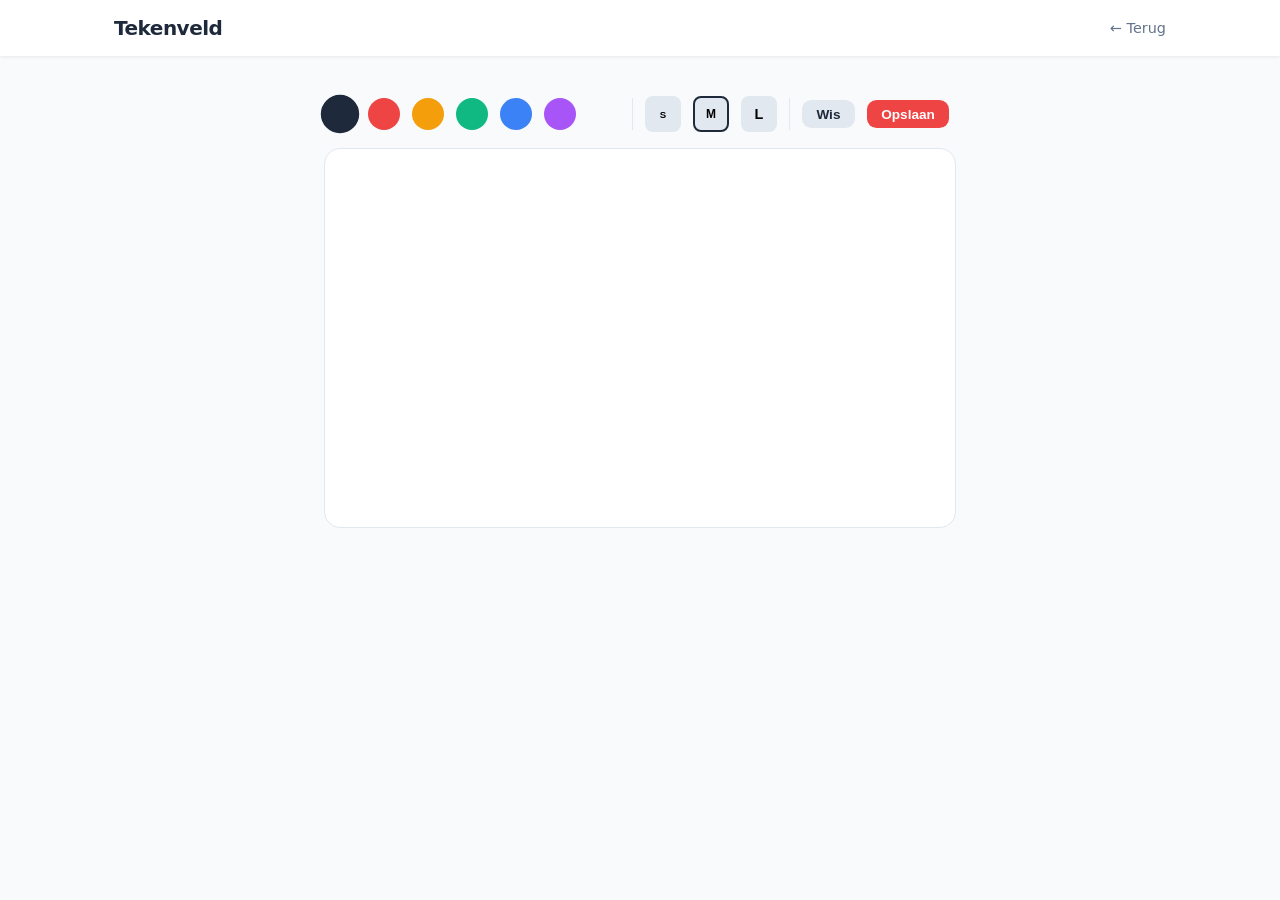
<file: experiences/teken.html>
<!DOCTYPE html>
<html lang="nl">
<head>
  <meta charset="UTF-8" />
  <meta name="viewport" content="width=device-width, initial-scale=1.0" />
  <title>Tekenveld</title>
  <link rel="stylesheet" href="../style.css" />
  <style>
    :root { --accent: #ef4444; }

    .toolbar {
      display: flex;
      align-items: center;
      gap: .75rem;
      flex-wrap: wrap;
      margin-bottom: 1rem;
    }

    .color-swatch {
      width: 32px; height: 32px;
      border-radius: 50%;
      border: 3px solid transparent;
      cursor: pointer;
      transition: transform .15s, border-color .15s;
    }
    .color-swatch.active { border-color: #1e293b; transform: scale(1.2); }

    .size-btn {
      background: #e2e8f0;
      border: 2px solid transparent;
      border-radius: .5rem;
      width: 36px; height: 36px;
      cursor: pointer;
      display: flex; align-items: center; justify-content: center;
      font-weight: 700;
      transition: border-color .15s;
    }
    .size-btn.active { border-color: #1e293b; }

    .divider { width: 1px; height: 32px; background: #e2e8f0; }

    canvas {
      display: block;
      border-radius: var(--radius);
      border: 1.5px solid #e2e8f0;
      cursor: crosshair;
      touch-action: none;
      width: 100%;
      background: #fff;
    }
  </style>
</head>
<body>
  <header>
    <nav>
      <span class="logo">Tekenveld</span>
      <a href="../index.html" class="back-link">← Terug</a>
    </nav>
  </header>

  <main class="experience">
    <div class="toolbar" id="toolbar">
      <!-- swatches -->
      <div class="color-swatch active" style="background:#1e293b" data-color="#1e293b"></div>
      <div class="color-swatch" style="background:#ef4444" data-color="#ef4444"></div>
      <div class="color-swatch" style="background:#f59e0b" data-color="#f59e0b"></div>
      <div class="color-swatch" style="background:#10b981" data-color="#10b981"></div>
      <div class="color-swatch" style="background:#3b82f6" data-color="#3b82f6"></div>
      <div class="color-swatch" style="background:#a855f7" data-color="#a855f7"></div>
      <div class="color-swatch" style="background:#f8fafc" data-color="#f8fafc" style="border:2px solid #cbd5e1"></div>

      <div class="divider"></div>

      <!-- sizes -->
      <button class="size-btn" data-size="4" style="font-size:.6rem">S</button>
      <button class="size-btn active" data-size="10" style="font-size:.75rem">M</button>
      <button class="size-btn" data-size="22" style="font-size:.9rem">L</button>

      <div class="divider"></div>

      <button class="btn secondary" id="clear-btn" style="padding:.4rem .9rem;font-size:.85rem">Wis</button>
      <button class="btn" id="save-btn" style="padding:.4rem .9rem;font-size:.85rem">Opslaan</button>
    </div>

    <canvas id="canvas"></canvas>
  </main>

  <script>
    const canvas = document.getElementById('canvas');
    const ctx = canvas.getContext('2d');

    let color = '#1e293b', size = 10, drawing = false, last = null;

    function resize() {
      const w = canvas.offsetWidth;
      const tmp = ctx.getImageData(0, 0, canvas.width, canvas.height);
      canvas.width = w;
      canvas.height = Math.round(w * .6);
      ctx.putImageData(tmp, 0, 0);
      ctx.lineCap = 'round';
      ctx.lineJoin = 'round';
    }

    function pos(e) {
      const r = canvas.getBoundingClientRect();
      const scaleX = canvas.width / r.width;
      const scaleY = canvas.height / r.height;
      const src = e.touches ? e.touches[0] : e;
      return { x: (src.clientX - r.left) * scaleX, y: (src.clientY - r.top) * scaleY };
    }

    function draw(e) {
      if (!drawing) return;
      e.preventDefault();
      const p = pos(e);
      ctx.strokeStyle = color;
      ctx.lineWidth = size;
      ctx.beginPath();
      ctx.moveTo(last.x, last.y);
      ctx.lineTo(p.x, p.y);
      ctx.stroke();
      last = p;
    }

    canvas.addEventListener('pointerdown', e => { drawing = true; last = pos(e); ctx.beginPath(); });
    canvas.addEventListener('pointermove', draw);
    canvas.addEventListener('pointerup', () => drawing = false);
    canvas.addEventListener('pointerleave', () => drawing = false);

    // Color swatches
    document.querySelectorAll('.color-swatch').forEach(s => {
      s.addEventListener('click', () => {
        document.querySelectorAll('.color-swatch').forEach(x => x.classList.remove('active'));
        s.classList.add('active');
        color = s.dataset.color;
      });
    });

    // Size buttons
    document.querySelectorAll('.size-btn').forEach(b => {
      b.addEventListener('click', () => {
        document.querySelectorAll('.size-btn').forEach(x => x.classList.remove('active'));
        b.classList.add('active');
        size = +b.dataset.size;
      });
    });

    document.getElementById('clear-btn').addEventListener('click', () => {
      ctx.clearRect(0, 0, canvas.width, canvas.height);
    });

    document.getElementById('save-btn').addEventListener('click', () => {
      const a = document.createElement('a');
      a.download = 'tekening.png';
      a.href = canvas.toDataURL();
      a.click();
    });

    window.addEventListener('resize', resize);
    resize();
    ctx.lineCap = 'round';
    ctx.lineJoin = 'round';
  </script>
</body>
</html>
</file>
<file: style.css>
*, *::before, *::after { box-sizing: border-box; margin: 0; padding: 0; }

:root {
  --text: #1e293b;
  --muted: #64748b;
  --bg: #f8fafc;
  --white: #ffffff;
  --radius: 1rem;
}

body {
  font-family: system-ui, -apple-system, sans-serif;
  color: var(--text);
  background: var(--bg);
  min-height: 100vh;
}

/* Nav */
header {
  background: var(--white);
  box-shadow: 0 1px 3px rgba(0,0,0,.08);
}
nav {
  max-width: 1100px;
  margin: 0 auto;
  padding: 1rem 1.5rem;
  display: flex;
  align-items: center;
  justify-content: space-between;
}
.logo {
  font-weight: 800;
  font-size: 1.25rem;
  letter-spacing: -.5px;
}
.back-link {
  text-decoration: none;
  color: var(--muted);
  font-size: .9rem;
  display: flex;
  align-items: center;
  gap: .4rem;
  transition: color .2s;
}
.back-link:hover { color: var(--text); }

/* Tile grid */
.tile-grid {
  display: grid;
  grid-template-columns: repeat(auto-fit, minmax(260px, 1fr));
  gap: 1.5rem;
  max-width: 1100px;
  margin: 3rem auto;
  padding: 0 1.5rem;
}

.tile {
  background: var(--white);
  border-radius: var(--radius);
  padding: 2rem;
  text-decoration: none;
  color: var(--text);
  border: 2px solid transparent;
  box-shadow: 0 2px 8px rgba(0,0,0,.06);
  transition: transform .2s, box-shadow .2s, border-color .2s;
  display: flex;
  flex-direction: column;
  gap: .75rem;
}
.tile:hover {
  transform: translateY(-4px);
  box-shadow: 0 12px 32px rgba(0,0,0,.1);
  border-color: var(--accent);
}
.tile-icon {
  font-size: 2.5rem;
  line-height: 1;
}
.tile h2 {
  font-size: 1.25rem;
  font-weight: 700;
  color: var(--accent);
}
.tile p {
  font-size: .95rem;
  color: var(--muted);
  line-height: 1.5;
}

/* Experience pages shared */
.experience {
  max-width: 680px;
  margin: 2.5rem auto;
  padding: 0 1.5rem;
}
.experience h1 {
  font-size: 1.75rem;
  font-weight: 800;
  margin-bottom: 1.5rem;
}

/* Buttons */
.btn {
  display: inline-flex;
  align-items: center;
  gap: .4rem;
  background: var(--accent, #6366f1);
  color: #fff;
  border: none;
  padding: .6rem 1.4rem;
  border-radius: .6rem;
  font-size: .95rem;
  font-weight: 600;
  cursor: pointer;
  transition: filter .15s, transform .1s;
}
.btn:hover { filter: brightness(1.1); transform: translateY(-1px); }
.btn:active { transform: translateY(0); }
.btn.secondary {
  background: #e2e8f0;
  color: var(--text);
}
.btn.secondary:hover { filter: brightness(.95); }
</file>
